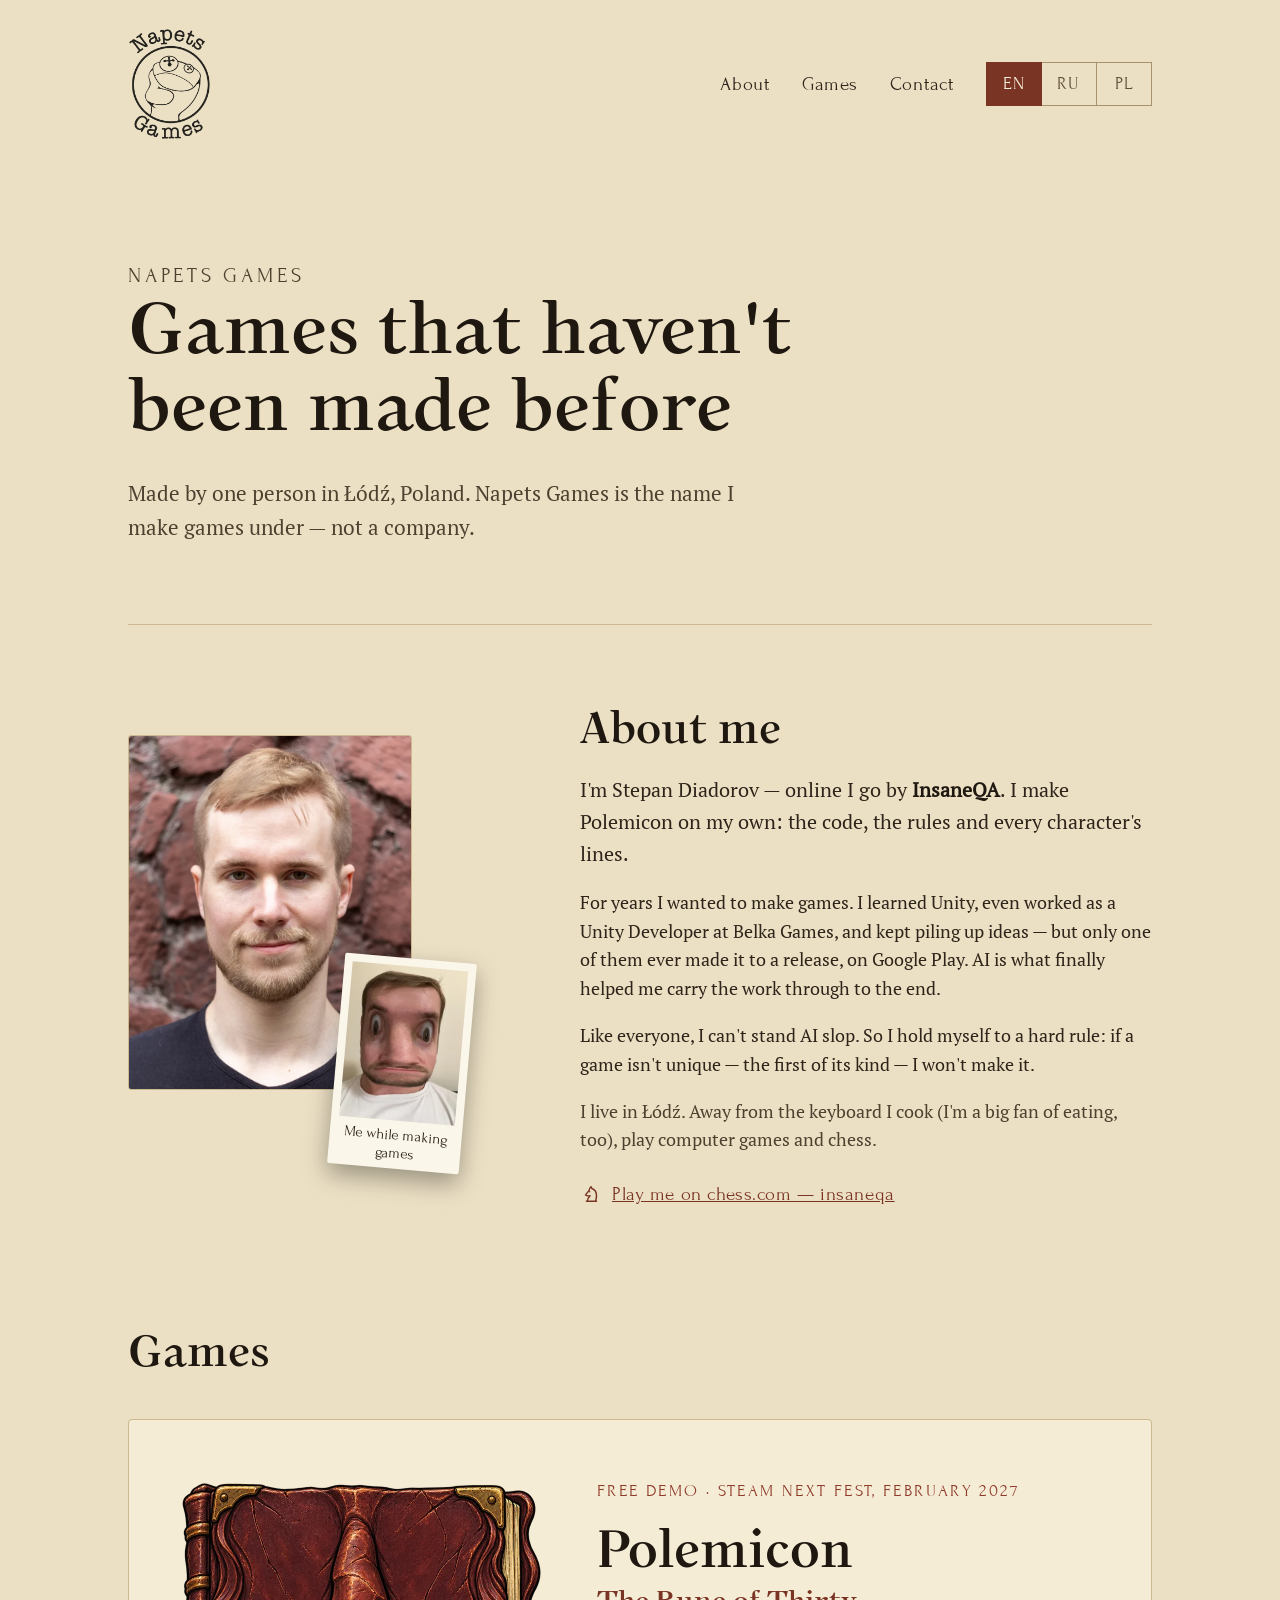
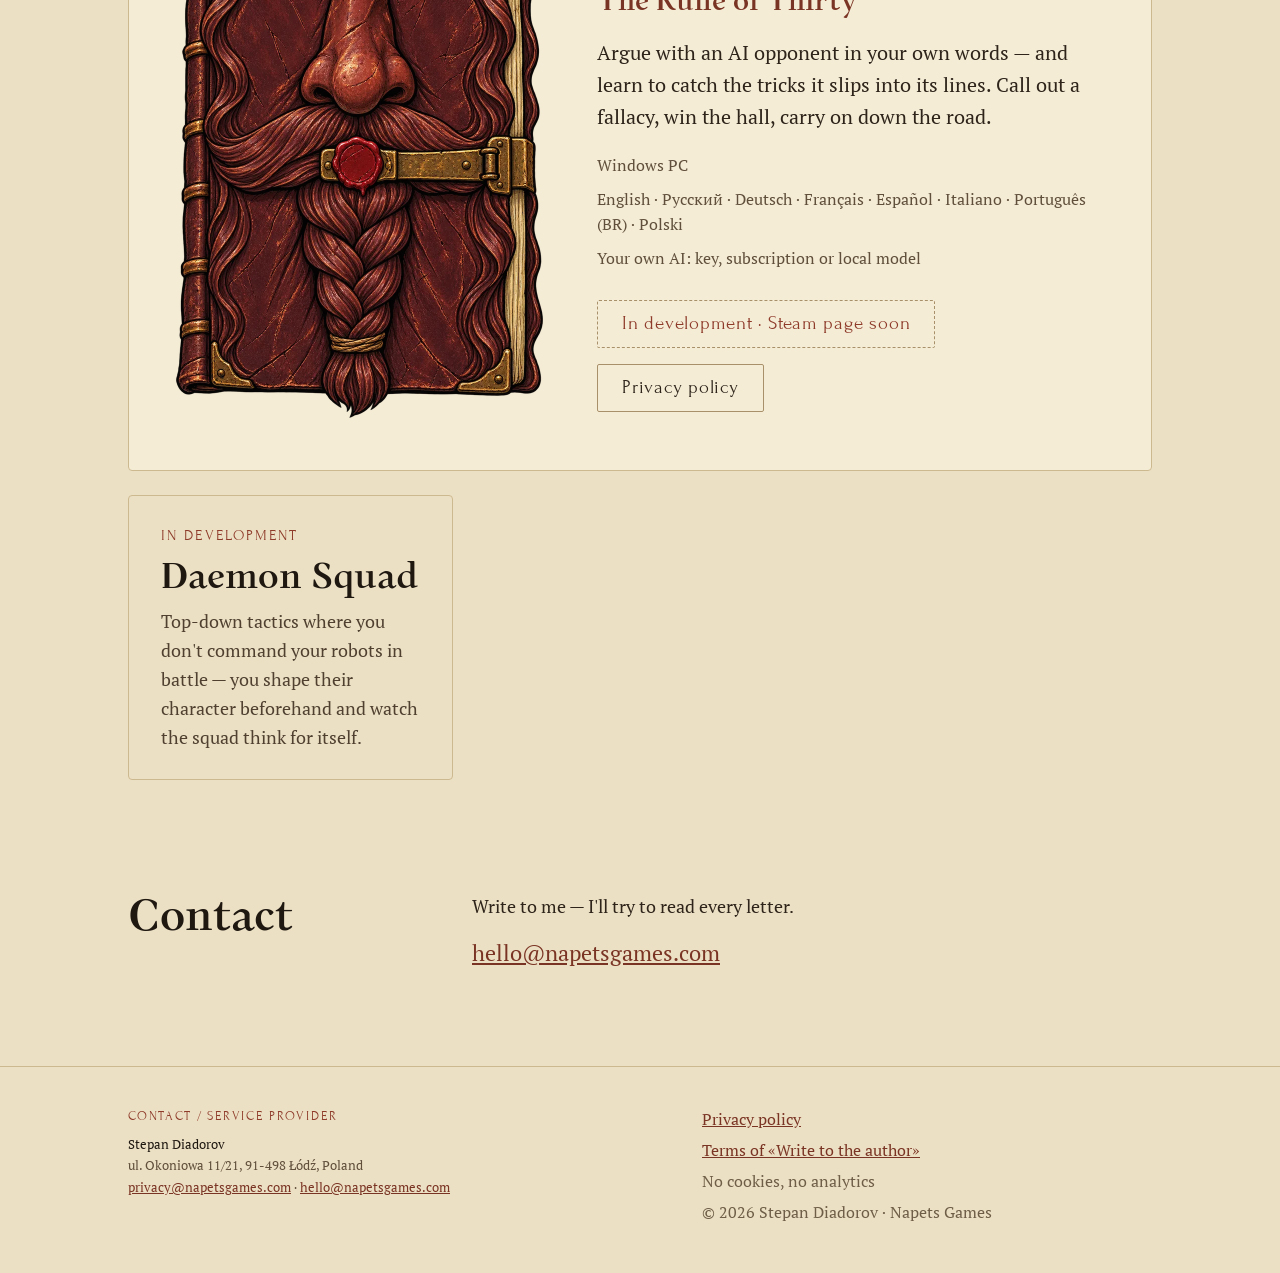
<file: index.html>
<!doctype html>
<html lang="en">
<head>
<meta charset="utf-8">
<meta name="viewport" content="width=device-width, initial-scale=1">
<title>Napets Games — Polemicon and other small games</title>
<meta name="description" content="Napets Games: games that haven't been made before, made by one person in Łódź, Poland. Home of Polemicon: The Rune of Thirty.">
<link rel="alternate" hreflang="en" href="/">
<link rel="alternate" hreflang="ru" href="/ru/">
<link rel="alternate" hreflang="pl" href="/pl/">
<link rel="stylesheet" href="/assets/site.css">
</head>
<body>

<header class="wrap site-head">
<a class="logo" href="/" aria-label="Napets Games — home"><img src="/assets/img/napets-games.png" alt="Napets Games"></a>
<div class="head-right">
<nav class="nav" aria-label="Main">
<a href="#about">About</a>
<a href="#games">Games</a>
<a href="#contact">Contact</a>
</nav>
<nav class="langs" aria-label="Language">
<span aria-current="page">EN</span>
<a href="/ru/" lang="ru" hreflang="ru">RU</a>
<a href="/pl/" lang="pl" hreflang="pl">PL</a>
</nav>
</div>
</header>

<main>
<section class="wrap hero">
<p class="eyebrow">Napets Games</p>
<h1 class="display">Games that haven't been made before</h1>
<p>Made by one person in Łódź, Poland. Napets Games is the name I make games under — not a company.</p>
</section>

<div class="wrap"><div class="rule"></div></div>

<section id="about" class="wrap about">
<figure class="photos">
<img src="/assets/img/stepan.webp" width="760" height="1140" alt="Stepan Diadorov — portrait in front of a red brick wall">
<figure class="polaroid">
<img src="/assets/img/stepan-making-games.webp" width="300" height="400" alt="Stepan pulling a stretched face at the camera">
<figcaption>Me while making games</figcaption>
</figure>
</figure>
<div class="about-text">
<h2 class="display section-title">About me</h2>
<p class="lead">I'm Stepan Diadorov — online I go by <strong>InsaneQA</strong>. I make Polemicon on my own: the code, the rules and every character's lines.</p>
<p>For years I wanted to make games. I learned Unity, even worked as a Unity Developer at Belka Games, and kept piling up ideas — but only one of them ever made it to a release, on Google Play. AI is what finally helped me carry the work through to the end.</p>
<p>Like everyone, I can't stand AI slop. So I hold myself to a hard rule: if a game isn't unique — the first of its kind — I won't make it.</p>
<p class="quiet">I live in Łódź. Away from the keyboard I cook (I'm a big fan of eating, too), play computer games and chess.</p>
<p class="chess"><a href="https://www.chess.com/member/insaneqa">
<svg aria-hidden="true" width="22" height="22" viewBox="0 0 24 24" fill="none" stroke="currentColor" stroke-width="1.6" stroke-linecap="round" stroke-linejoin="round"><path d="M7 20h11"/><path d="M8 20c0-3 1.5-4.5 3-6-2 0-4 .5-5-1l4-5c0-2 1-3 2-4l1 2c3 1 5 4 5 8 0 2-.5 4-1 6"/><path d="M10.5 9.5h.01"/></svg>
Play me on chess.com — insaneqa</a></p>
</div>
</section>

<section id="games" class="wrap games">
<h2 class="display section-title">Games</h2>
<article class="game-card">
<img src="/assets/img/polemicon-cover.webp" width="760" height="1140" alt="The Polemicon — a worn red-brown leather book with brass corners">
<div class="game-text">
<p class="eyebrow">Free demo · Steam Next Fest, February 2027</p>
<h3 class="display">Polemicon<span>The Rune of Thirty</span></h3>
<p class="pitch">Argue with an AI opponent in your own words — and learn to catch the tricks it slips into its lines. Call out a fallacy, win the hall, carry on down the road.</p>
<ul class="facts">
<li>Windows PC</li>
<li>English · Русский · Deutsch · Français · Español · Italiano · Português (BR) · Polski</li>
<li>Your own AI: key, subscription or local model</li>
</ul>
<div class="actions">
<span class="btn btn-soon">In development · Steam page soon</span>
<a class="btn btn-quiet" href="/privacy/">Privacy policy</a>
</div>
</div>
</article>
<div class="next-games">
<article class="game-small">
<p class="eyebrow">In development</p>
<h3 class="display">Daemon Squad</h3>
<p class="soon">Top-down tactics where you don't command your robots in battle — you shape their character beforehand and watch the squad think for itself.</p>
</article>
</div>
</section>

<section id="contact" class="wrap contact">
<h2 class="display section-title">Contact</h2>
<div class="contact-text">
<p>Write to me — I'll try to read every letter.</p>
<p class="mail"><a href="mailto:hello@napetsgames.com">hello@napetsgames.com</a></p>
</div>
</section>
</main>

<footer class="site-foot">
<div class="wrap">
<address class="provider">
<span class="label">Contact / Service provider</span>
<span class="name">Stepan Diadorov</span>
<span>ul. Okoniowa 11/21, 91-498 Łódź, Poland</span>
<span><a href="mailto:privacy@napetsgames.com">privacy@napetsgames.com</a> · <a href="mailto:hello@napetsgames.com">hello@napetsgames.com</a></span>
</address>
<div class="foot-links">
<a href="/privacy/">Privacy policy</a>
<a href="/terms/">Terms of «Write to the author»</a>
<span class="faint">No cookies, no analytics</span>
<span class="faint">© 2026 Stepan Diadorov · Napets Games</span>
</div>
</div>
</footer>

</body>
</html>
</file>
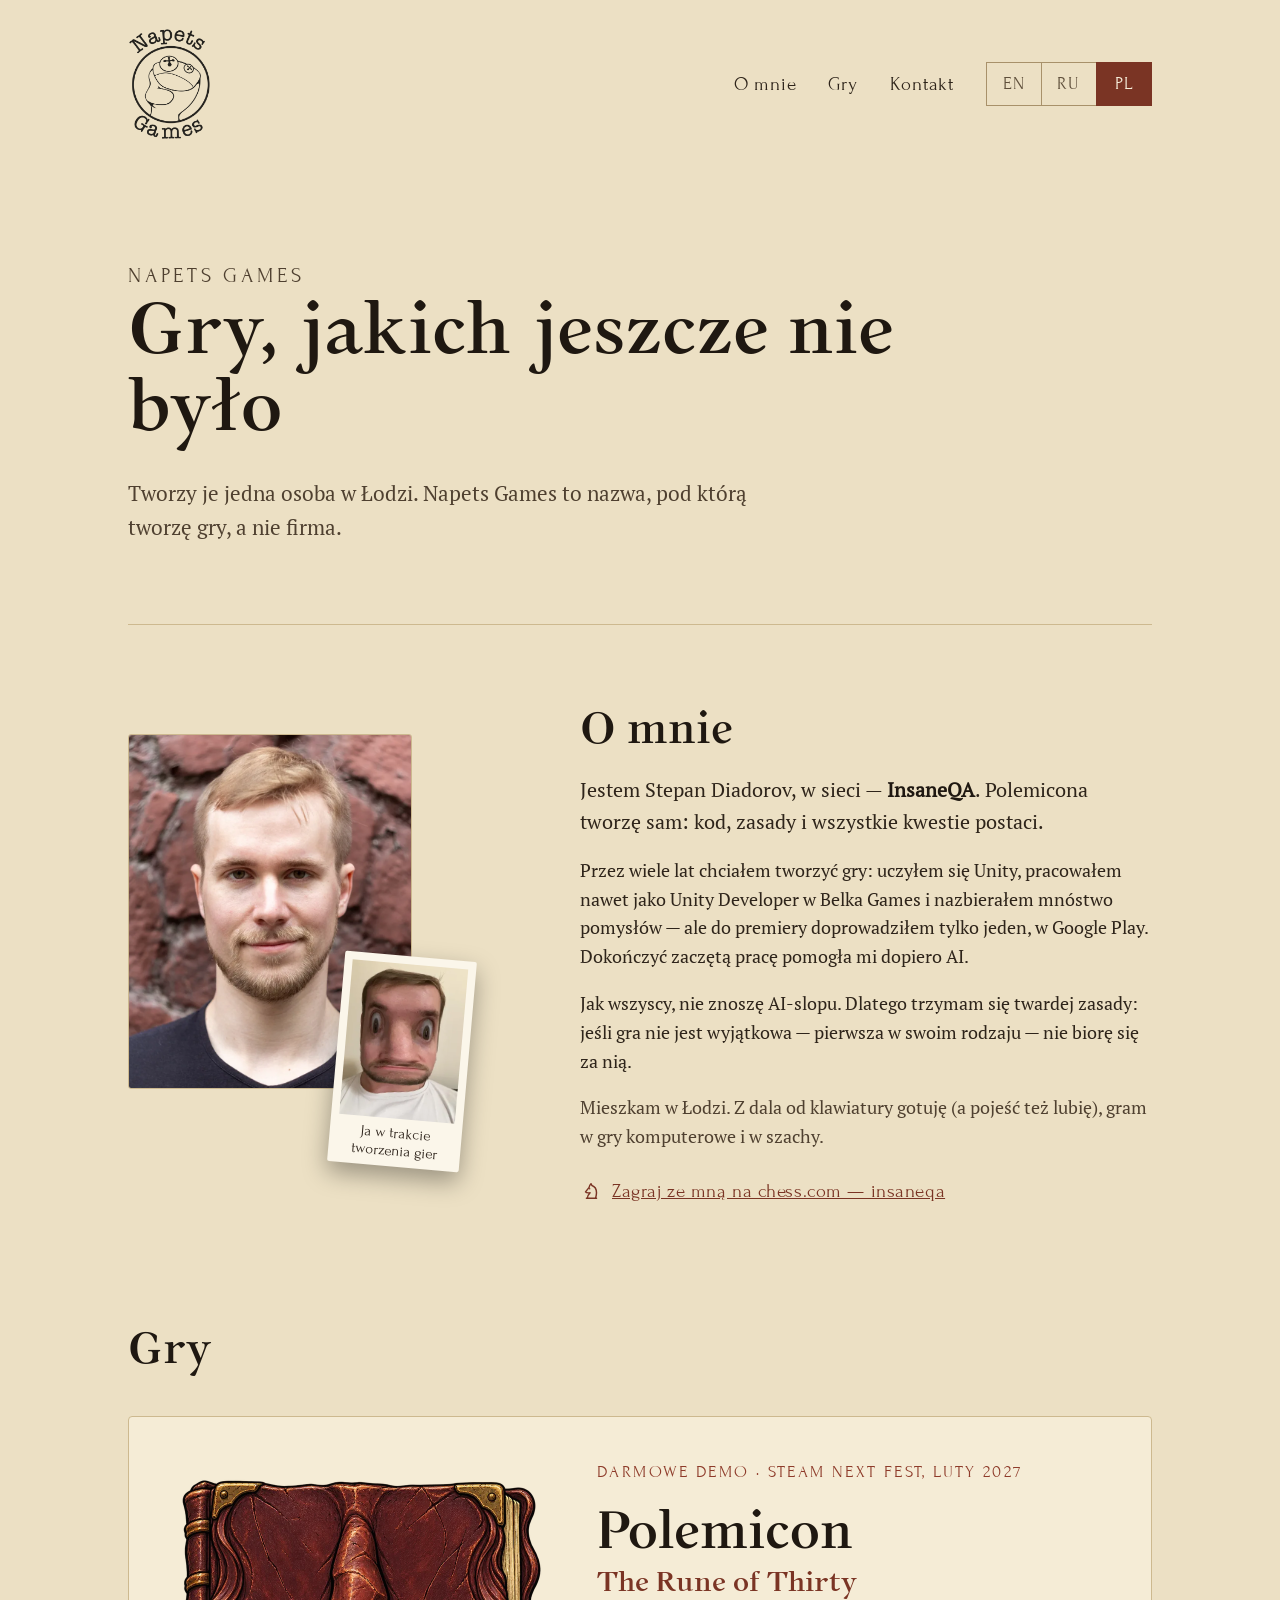
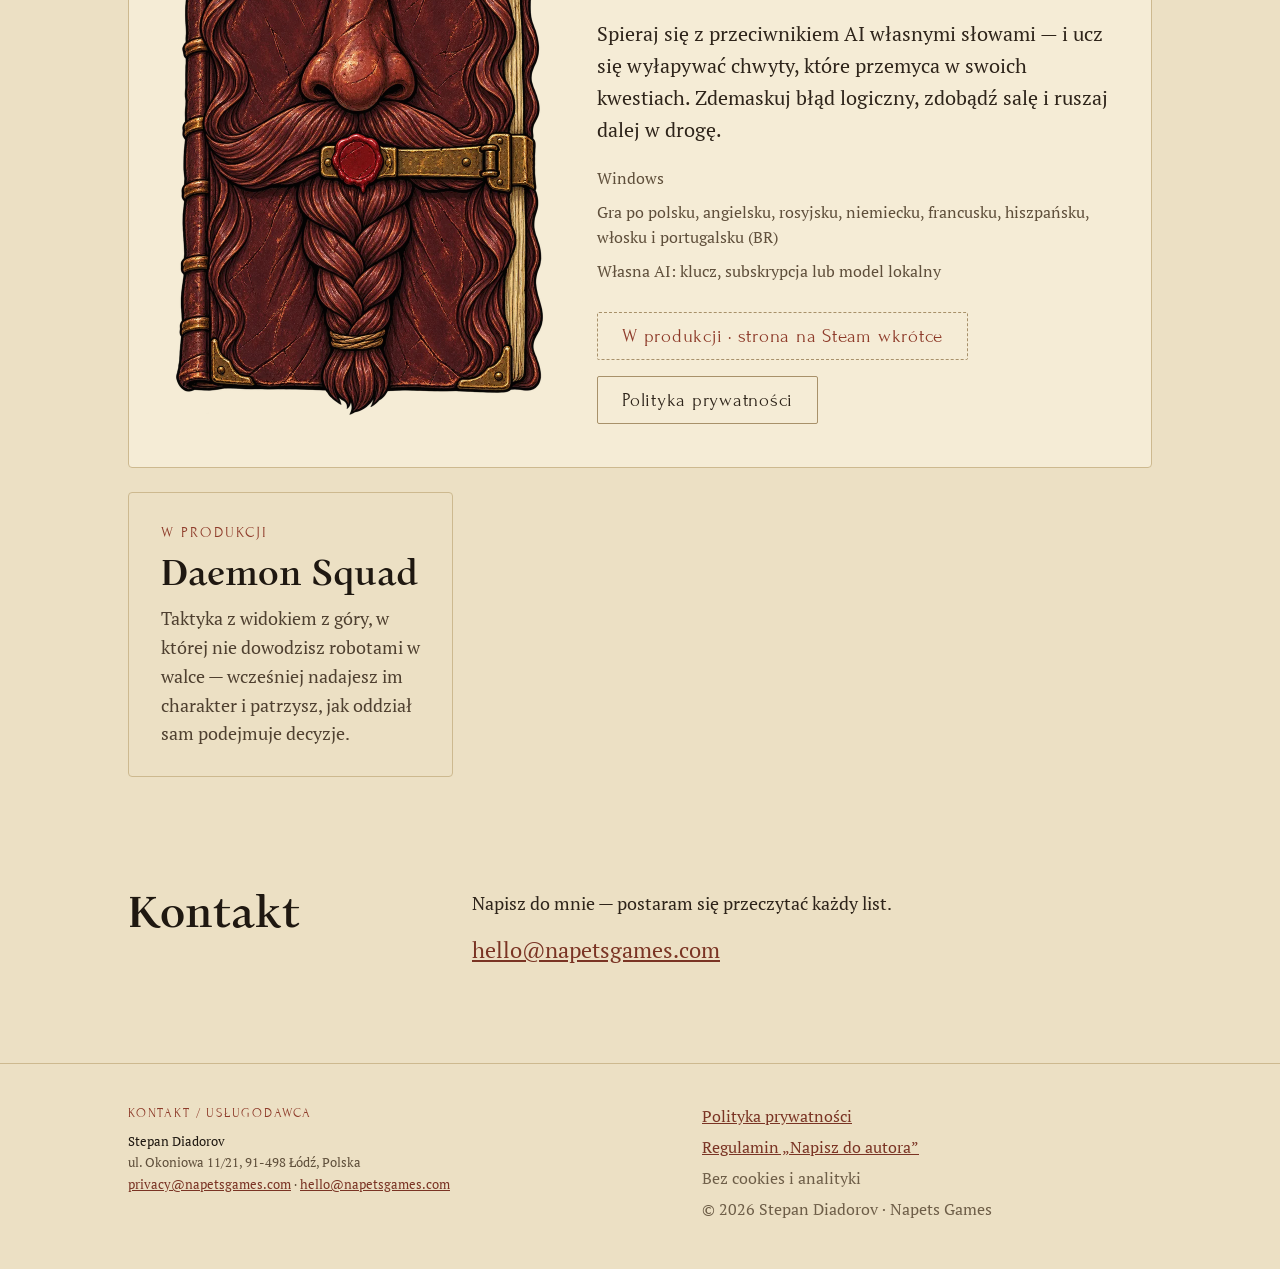
<file: pl/index.html>
<!doctype html>
<html lang="pl">
<head>
<meta charset="utf-8">
<meta name="viewport" content="width=device-width, initial-scale=1">
<title>Napets Games — Polemicon i inne małe gry</title>
<meta name="description" content="Napets Games: gry, jakich jeszcze nie było, tworzone przez jedną osobę w Łodzi. Tu mieszka Polemicon: The Rune of Thirty.">
<link rel="alternate" hreflang="en" href="/">
<link rel="alternate" hreflang="ru" href="/ru/">
<link rel="alternate" hreflang="pl" href="/pl/">
<link rel="stylesheet" href="/assets/site.css">
</head>
<body>

<header class="wrap site-head">
<a class="logo" href="/pl/" aria-label="Napets Games — strona główna"><img src="/assets/img/napets-games.png" alt="Napets Games"></a>
<div class="head-right">
<nav class="nav" aria-label="Sekcje">
<a href="#about">O mnie</a>
<a href="#games">Gry</a>
<a href="#contact">Kontakt</a>
</nav>
<nav class="langs" aria-label="Język">
<a href="/" lang="en" hreflang="en">EN</a>
<a href="/ru/" lang="ru" hreflang="ru">RU</a>
<span aria-current="page">PL</span>
</nav>
</div>
</header>

<main>
<section class="wrap hero">
<p class="eyebrow">Napets Games</p>
<h1 class="display">Gry, jakich jeszcze nie było</h1>
<p>Tworzy je jedna osoba w Łodzi. Napets Games to nazwa, pod którą tworzę gry, a nie firma.</p>
</section>

<div class="wrap"><div class="rule"></div></div>

<section id="about" class="wrap about">
<figure class="photos">
<img src="/assets/img/stepan.webp" width="760" height="1140" alt="Stepan Diadorov — portret na tle czerwonego muru z cegły">
<figure class="polaroid">
<img src="/assets/img/stepan-making-games.webp" width="300" height="400" alt="Stepan robi do aparatu rozciągniętą minę">
<figcaption>Ja w trakcie tworzenia gier</figcaption>
</figure>
</figure>
<div class="about-text">
<h2 class="display section-title">O mnie</h2>
<p class="lead">Jestem Stepan Diadorov, w sieci — <strong>InsaneQA</strong>. Polemicona tworzę sam: kod, zasady i wszystkie kwestie postaci.</p>
<p>Przez wiele lat chciałem tworzyć gry: uczyłem się Unity, pracowałem nawet jako Unity Developer w Belka Games i nazbierałem mnóstwo pomysłów — ale do premiery doprowadziłem tylko jeden, w Google Play. Dokończyć zaczętą pracę pomogła mi dopiero AI.</p>
<p>Jak wszyscy, nie znoszę AI-slopu. Dlatego trzymam się twardej zasady: jeśli gra nie jest wyjątkowa — pierwsza w swoim rodzaju — nie biorę się za nią.</p>
<p class="quiet">Mieszkam w Łodzi. Z dala od klawiatury gotuję (a pojeść też lubię), gram w gry komputerowe i w szachy.</p>
<p class="chess"><a href="https://www.chess.com/member/insaneqa">
<svg aria-hidden="true" width="22" height="22" viewBox="0 0 24 24" fill="none" stroke="currentColor" stroke-width="1.6" stroke-linecap="round" stroke-linejoin="round"><path d="M7 20h11"/><path d="M8 20c0-3 1.5-4.5 3-6-2 0-4 .5-5-1l4-5c0-2 1-3 2-4l1 2c3 1 5 4 5 8 0 2-.5 4-1 6"/><path d="M10.5 9.5h.01"/></svg>
Zagraj ze mną na chess.com — insaneqa</a></p>
</div>
</section>

<section id="games" class="wrap games">
<h2 class="display section-title">Gry</h2>
<article class="game-card">
<img src="/assets/img/polemicon-cover.webp" width="760" height="1140" alt="Polemicon — wytarta księga w czerwonobrązowej skórze z mosiężnymi narożnikami">
<div class="game-text">
<p class="eyebrow">Darmowe demo · Steam Next Fest, luty 2027</p>
<h3 class="display">Polemicon<span>The Rune of Thirty</span></h3>
<p class="pitch">Spieraj się z przeciwnikiem AI własnymi słowami — i ucz się wyłapywać chwyty, które przemyca w swoich kwestiach. Zdemaskuj błąd logiczny, zdobądź salę i ruszaj dalej w drogę.</p>
<ul class="facts">
<li>Windows</li>
<li>Gra po polsku, angielsku, rosyjsku, niemiecku, francusku, hiszpańsku, włosku i portugalsku (BR)</li>
<li>Własna AI: klucz, subskrypcja lub model lokalny</li>
</ul>
<div class="actions">
<span class="btn btn-soon">W produkcji · strona na Steam wkrótce</span>
<a class="btn btn-quiet" href="/pl/privacy/">Polityka prywatności</a>
</div>
</div>
</article>
<div class="next-games">
<article class="game-small">
<p class="eyebrow">W produkcji</p>
<h3 class="display">Daemon Squad</h3>
<p class="soon">Taktyka z widokiem z góry, w której nie dowodzisz robotami w walce — wcześniej nadajesz im charakter i patrzysz, jak oddział sam podejmuje decyzje.</p>
</article>
</div>
</section>

<section id="contact" class="wrap contact">
<h2 class="display section-title">Kontakt</h2>
<div class="contact-text">
<p>Napisz do mnie — postaram się przeczytać każdy list.</p>
<p class="mail"><a href="mailto:hello@napetsgames.com">hello@napetsgames.com</a></p>
</div>
</section>
</main>

<footer class="site-foot">
<div class="wrap">
<address class="provider">
<span class="label">Kontakt / Usługodawca</span>
<span class="name">Stepan Diadorov</span>
<span>ul. Okoniowa 11/21, 91-498 Łódź, Polska</span>
<span><a href="mailto:privacy@napetsgames.com">privacy@napetsgames.com</a> · <a href="mailto:hello@napetsgames.com">hello@napetsgames.com</a></span>
</address>
<div class="foot-links">
<a href="/pl/privacy/">Polityka prywatności</a>
<a href="/pl/terms/">Regulamin „Napisz do autora”</a>
<span class="faint">Bez cookies i analityki</span>
<span class="faint">© 2026 Stepan Diadorov · Napets Games</span>
</div>
</div>
</footer>

</body>
</html>
</file>
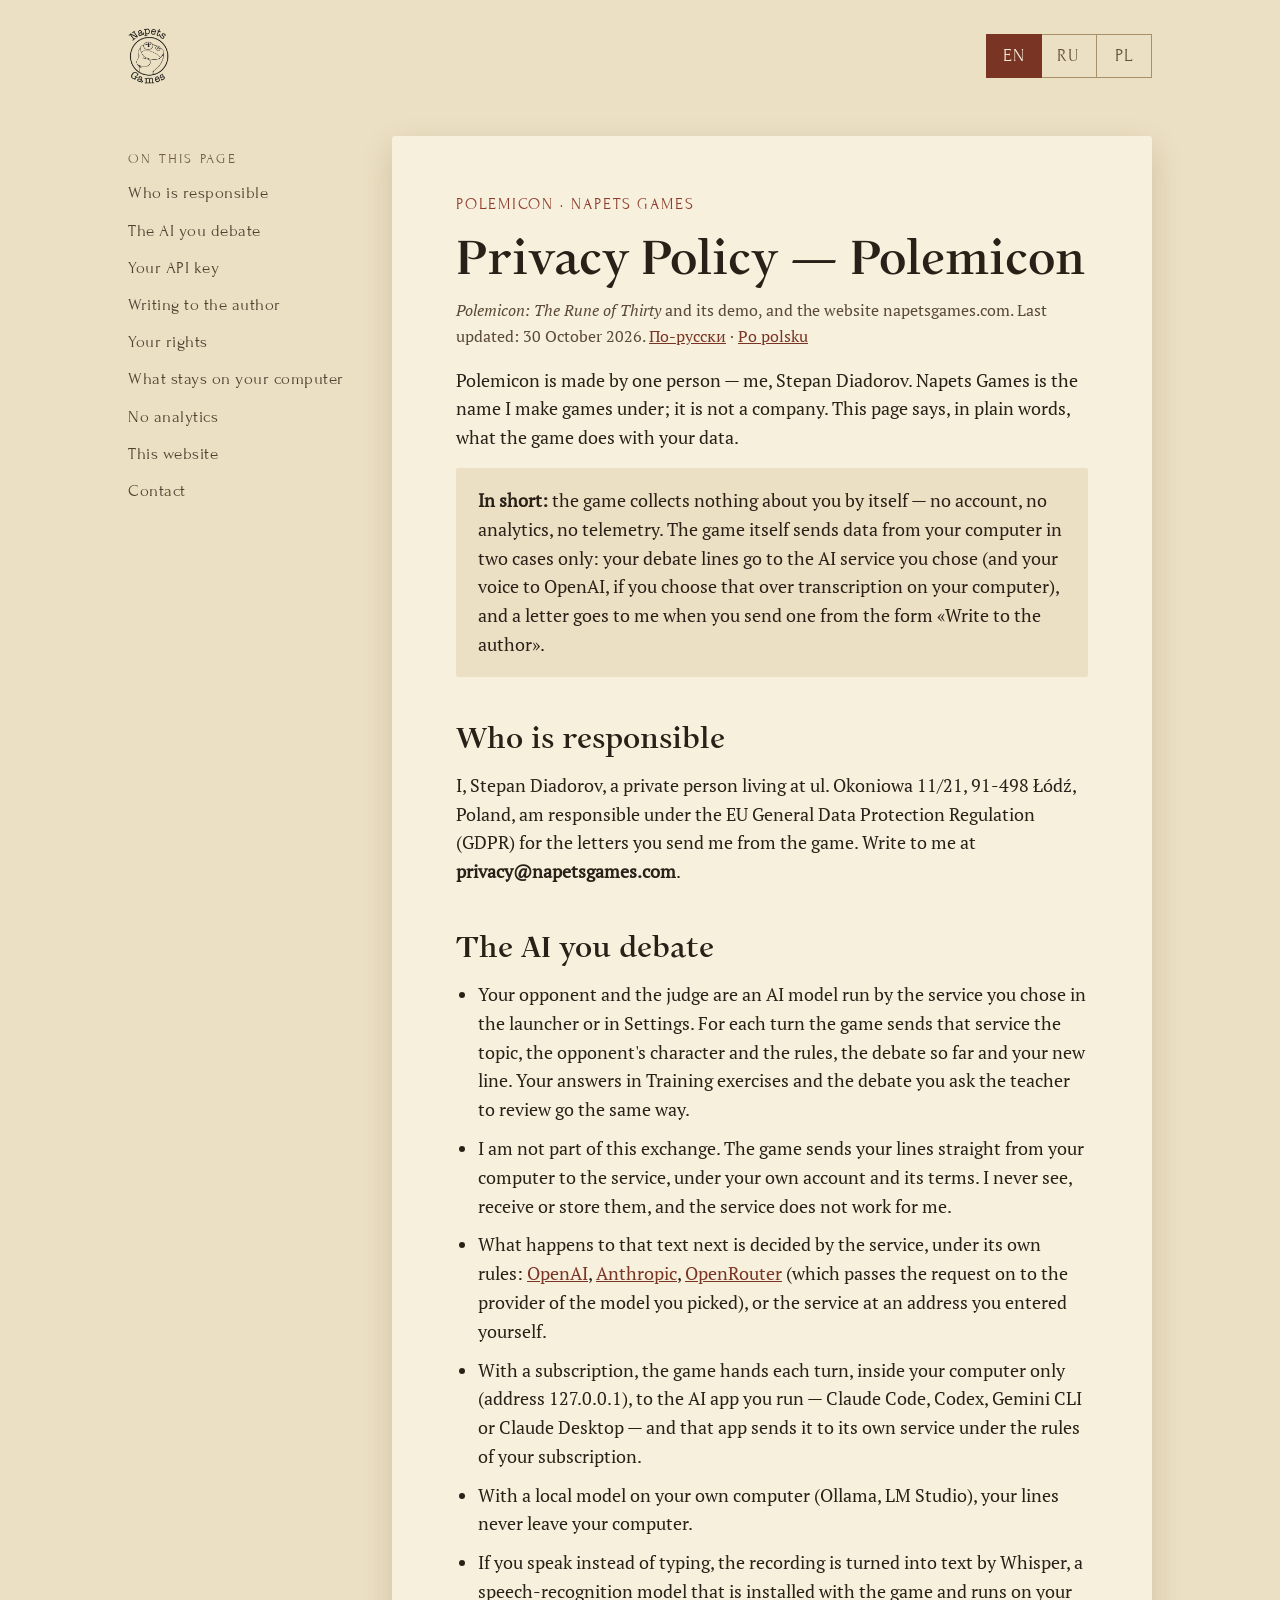
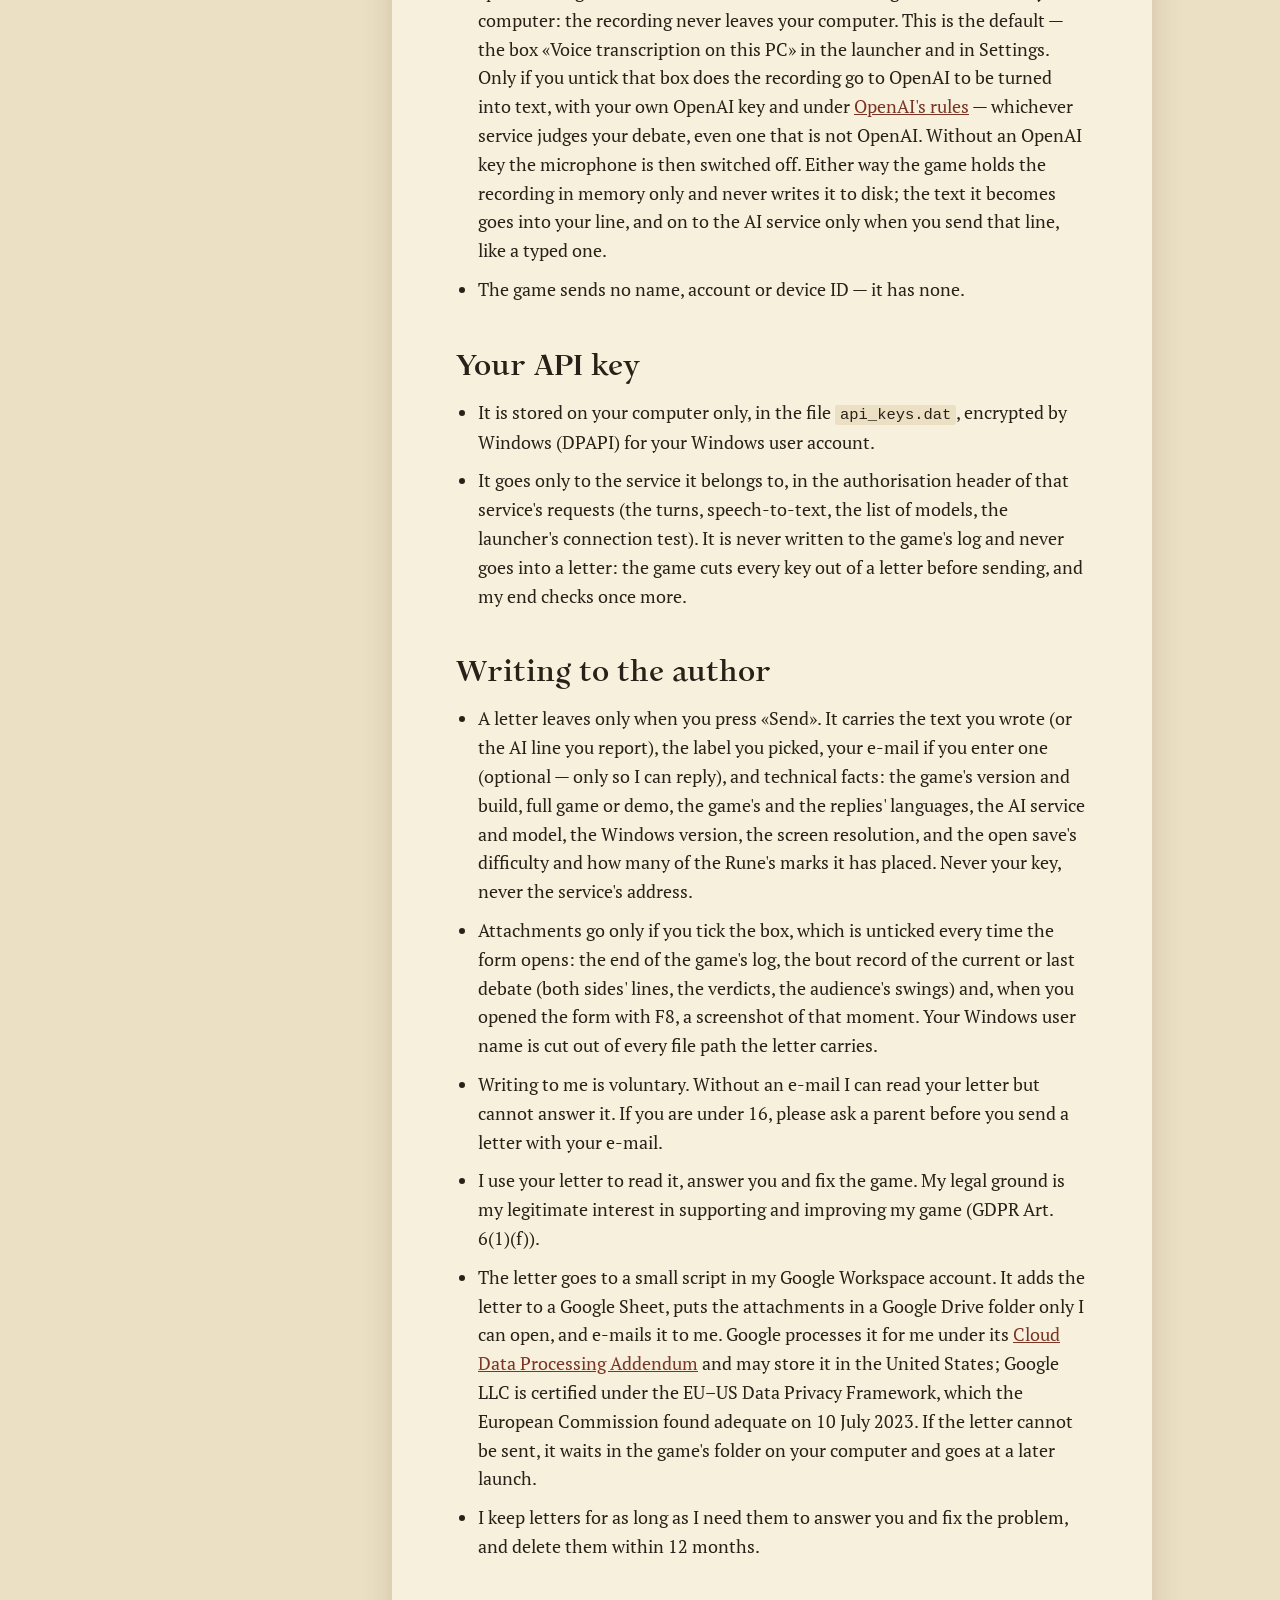
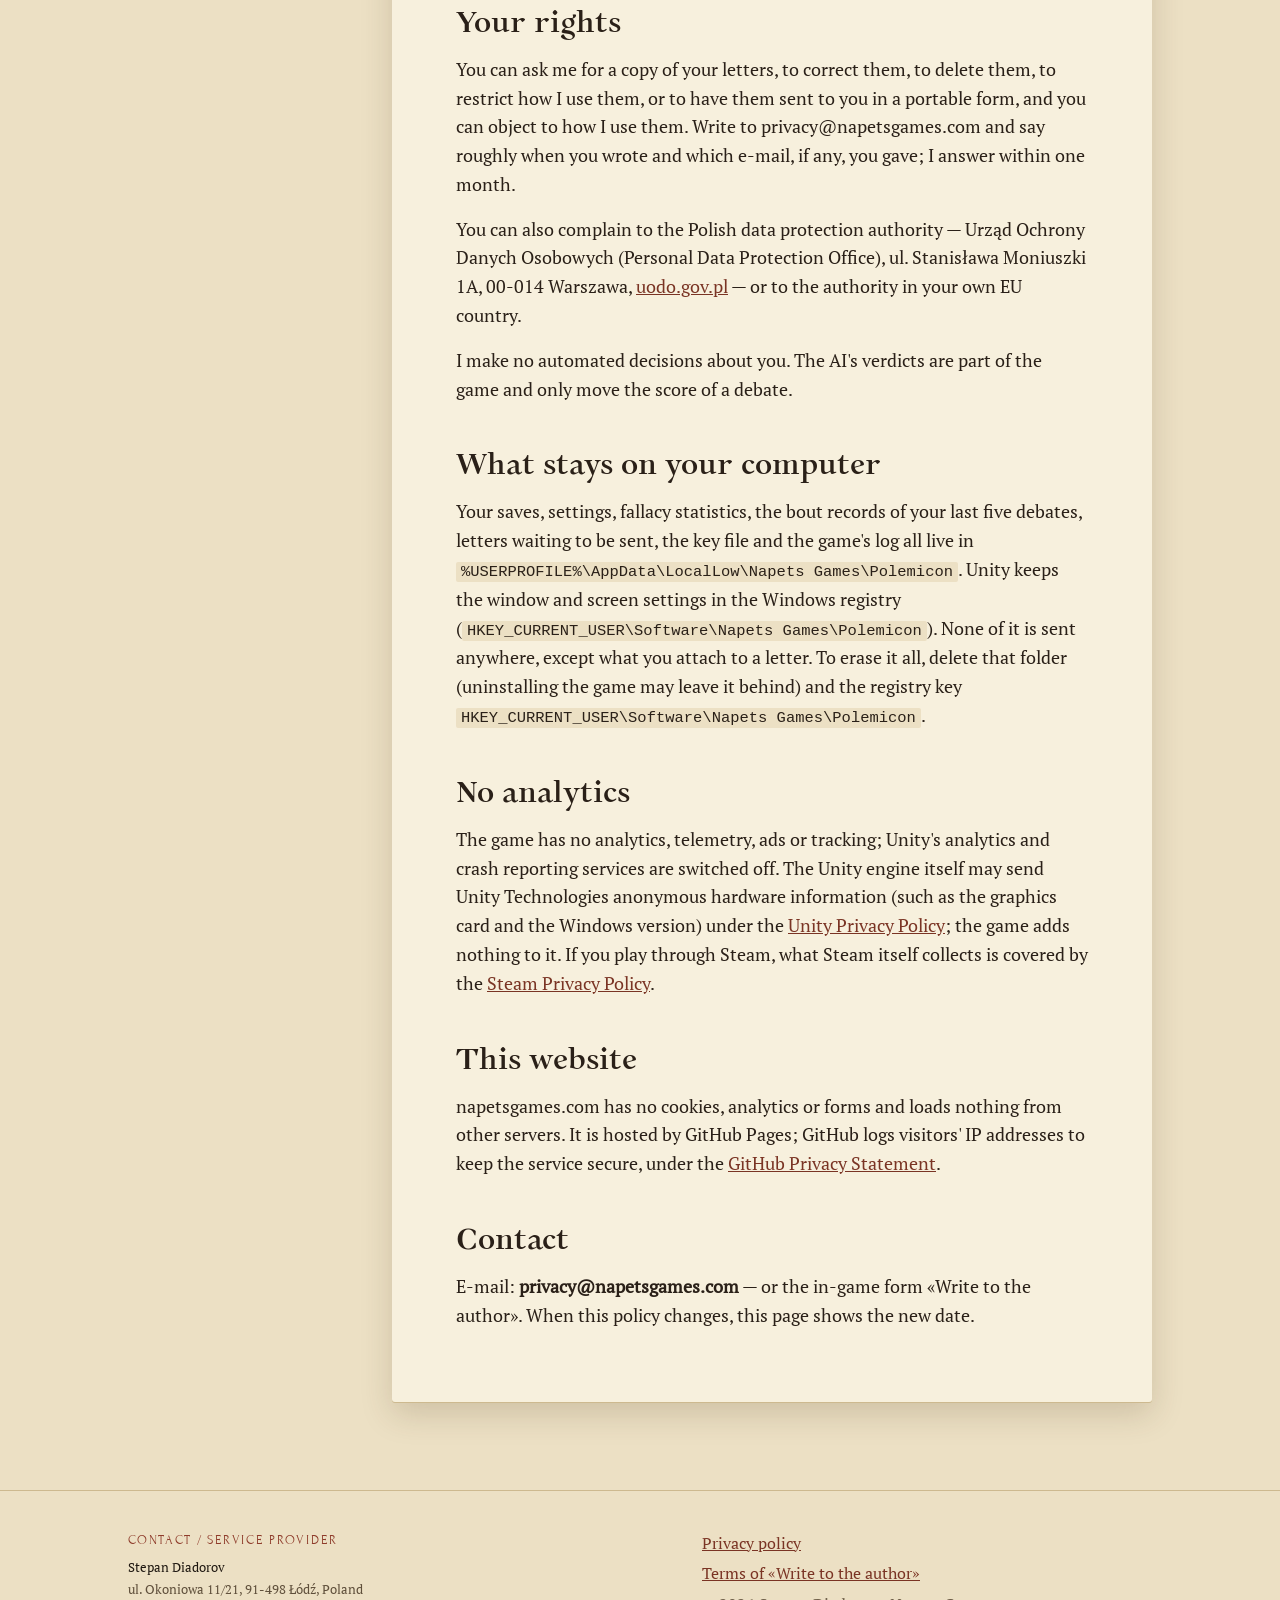
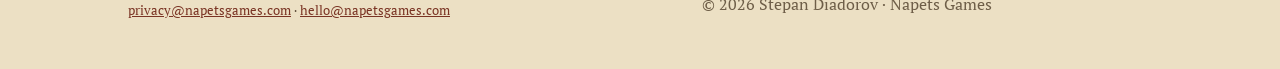
<file: privacy/index.html>
<!doctype html>
<html lang="en">
<head>
<meta charset="utf-8">
<meta name="viewport" content="width=device-width, initial-scale=1">
<title>Privacy Policy — Polemicon</title>
<link rel="alternate" hreflang="en" href="/privacy/">
<link rel="alternate" hreflang="ru" href="/ru/privacy/">
<link rel="alternate" hreflang="pl" href="/pl/privacy/">
<link rel="stylesheet" href="/assets/site.css">
</head>
<body>

<header class="wrap site-head">
<a class="logo small" href="/" aria-label="Napets Games — home"><img src="/assets/img/napets-games.png" alt="Napets Games"></a>
<nav class="langs" aria-label="Language">
<span aria-current="page">EN</span>
<a href="/ru/privacy/" lang="ru" hreflang="ru">RU</a>
<a href="/pl/privacy/" lang="pl" hreflang="pl">PL</a>
</nav>
</header>

<main class="wrap doc">
<nav class="toc" aria-label="On this page">
<span class="label">On this page</span>
<a href="#s1">Who is responsible</a>
<a href="#s2">The AI you debate</a>
<a href="#s3">Your API key</a>
<a href="#s4">Writing to the author</a>
<a href="#s5">Your rights</a>
<a href="#s6">What stays on your computer</a>
<a href="#s7">No analytics</a>
<a href="#s8">This website</a>
<a href="#s9">Contact</a>
</nav>
<article class="sheet">
<p class="eyebrow">Polemicon · Napets Games</p>
<h1>Privacy Policy — Polemicon</h1>
<p class="meta"><em>Polemicon: The Rune of Thirty</em> and its demo, and the website napetsgames.com. Last updated: 30 October 2026. <a href="/ru/privacy/" lang="ru" hreflang="ru">По-русски</a> · <a href="/pl/privacy/" lang="pl" hreflang="pl">Po polsku</a></p>
<p>Polemicon is made by one person — me, Stepan Diadorov. Napets Games is the name I make games under; it is not a company. This page says, in plain words, what the game does with your data.</p>
<p class="short"><strong>In short:</strong> the game collects nothing about you by itself — no account, no analytics, no telemetry. The game itself sends data from your computer in two cases only: your debate lines go to the AI service you chose (and your voice to OpenAI, if you choose that over transcription on your computer), and a letter goes to me when you send one from the form «Write to the author».</p>
<h2 id="s1">Who is responsible</h2>
<p>I, Stepan Diadorov, a private person living at ul. Okoniowa 11/21, 91-498 Łódź, Poland, am responsible under the EU General Data Protection Regulation (GDPR) for the letters you send me from the game. Write to me at <strong>privacy@napetsgames.com</strong>.</p>
<h2 id="s2">The AI you debate</h2>
<ul>
<li>Your opponent and the judge are an AI model run by the service you chose in the launcher or in Settings. For each turn the game sends that service the topic, the opponent's character and the rules, the debate so far and your new line. Your answers in Training exercises and the debate you ask the teacher to review go the same way.</li>
<li>I am not part of this exchange. The game sends your lines straight from your computer to the service, under your own account and its terms. I never see, receive or store them, and the service does not work for me.</li>
<li>What happens to that text next is decided by the service, under its own rules: <a href="https://openai.com/policies/privacy-policy/">OpenAI</a>, <a href="https://www.anthropic.com/legal/privacy">Anthropic</a>, <a href="https://openrouter.ai/privacy">OpenRouter</a> (which passes the request on to the provider of the model you picked), or the service at an address you entered yourself.</li>
<li>With a subscription, the game hands each turn, inside your computer only (address 127.0.0.1), to the AI app you run — Claude Code, Codex, Gemini CLI or Claude Desktop — and that app sends it to its own service under the rules of your subscription.</li>
<li>With a local model on your own computer (Ollama, LM Studio), your lines never leave your computer.</li>
<li>If you speak instead of typing, the recording is turned into text by Whisper, a speech-recognition model that is installed with the game and runs on your computer: the recording never leaves your computer. This is the default — the box «Voice transcription on this PC» in the launcher and in Settings. Only if you untick that box does the recording go to OpenAI to be turned into text, with your own OpenAI key and under <a href="https://openai.com/policies/privacy-policy/">OpenAI's rules</a> — whichever service judges your debate, even one that is not OpenAI. Without an OpenAI key the microphone is then switched off. Either way the game holds the recording in memory only and never writes it to disk; the text it becomes goes into your line, and on to the AI service only when you send that line, like a typed one.</li>
<li>The game sends no name, account or device ID — it has none.</li>
</ul>
<h2 id="s3">Your API key</h2>
<ul>
<li>It is stored on your computer only, in the file <code>api_keys.dat</code>, encrypted by Windows (DPAPI) for your Windows user account.</li>
<li>It goes only to the service it belongs to, in the authorisation header of that service's requests (the turns, speech-to-text, the list of models, the launcher's connection test). It is never written to the game's log and never goes into a letter: the game cuts every key out of a letter before sending, and my end checks once more.</li>
</ul>
<h2 id="s4">Writing to the author</h2>
<ul>
<li>A letter leaves only when you press «Send». It carries the text you wrote (or the AI line you report), the label you picked, your e-mail if you enter one (optional — only so I can reply), and technical facts: the game's version and build, full game or demo, the game's and the replies' languages, the AI service and model, the Windows version, the screen resolution, and the open save's difficulty and how many of the Rune's marks it has placed. Never your key, never the service's address.</li>
<li>Attachments go only if you tick the box, which is unticked every time the form opens: the end of the game's log, the bout record of the current or last debate (both sides' lines, the verdicts, the audience's swings) and, when you opened the form with F8, a screenshot of that moment. Your Windows user name is cut out of every file path the letter carries.</li>
<li>Writing to me is voluntary. Without an e-mail I can read your letter but cannot answer it. If you are under 16, please ask a parent before you send a letter with your e-mail.</li>
<li>I use your letter to read it, answer you and fix the game. My legal ground is my legitimate interest in supporting and improving my game (GDPR Art. 6(1)(f)).</li>
<li>The letter goes to a small script in my Google Workspace account. It adds the letter to a Google Sheet, puts the attachments in a Google Drive folder only I can open, and e-mails it to me. Google processes it for me under its <a href="https://workspace.google.com/terms/dpa_terms.html">Cloud Data Processing Addendum</a> and may store it in the United States; Google LLC is certified under the EU–US Data Privacy Framework, which the European Commission found adequate on 10 July 2023. If the letter cannot be sent, it waits in the game's folder on your computer and goes at a later launch.</li>
<li>I keep letters for as long as I need them to answer you and fix the problem, and delete them within 12 months.</li>
</ul>
<h2 id="s5">Your rights</h2>
<p>You can ask me for a copy of your letters, to correct them, to delete them, to restrict how I use them, or to have them sent to you in a portable form, and you can object to how I use them. Write to privacy@napetsgames.com and say roughly when you wrote and which e-mail, if any, you gave; I answer within one month.</p>
<p>You can also complain to the Polish data protection authority — Urząd Ochrony Danych Osobowych (Personal Data Protection Office), ul. Stanisława Moniuszki 1A, 00-014 Warszawa, <a href="https://uodo.gov.pl/en">uodo.gov.pl</a> — or to the authority in your own EU country.</p>
<p>I make no automated decisions about you. The AI's verdicts are part of the game and only move the score of a debate.</p>
<h2 id="s6">What stays on your computer</h2>
<p>Your saves, settings, fallacy statistics, the bout records of your last five debates, letters waiting to be sent, the key file and the game's log all live in <code>%USERPROFILE%\AppData\LocalLow\Napets Games\Polemicon</code>. Unity keeps the window and screen settings in the Windows registry (<code>HKEY_CURRENT_USER\Software\Napets Games\Polemicon</code>). None of it is sent anywhere, except what you attach to a letter. To erase it all, delete that folder (uninstalling the game may leave it behind) and the registry key <code>HKEY_CURRENT_USER\Software\Napets Games\Polemicon</code>.</p>
<h2 id="s7">No analytics</h2>
<p>The game has no analytics, telemetry, ads or tracking; Unity's analytics and crash reporting services are switched off. The Unity engine itself may send Unity Technologies anonymous hardware information (such as the graphics card and the Windows version) under the <a href="https://unity.com/legal/privacy-policy">Unity Privacy Policy</a>; the game adds nothing to it. If you play through Steam, what Steam itself collects is covered by the <a href="https://store.steampowered.com/privacy_agreement/">Steam Privacy Policy</a>.</p>
<h2 id="s8">This website</h2>
<p>napetsgames.com has no cookies, analytics or forms and loads nothing from other servers. It is hosted by GitHub Pages; GitHub logs visitors' IP addresses to keep the service secure, under the <a href="https://docs.github.com/en/site-policy/privacy-policies/github-general-privacy-statement">GitHub Privacy Statement</a>.</p>
<h2 id="s9">Contact</h2>
<p>E-mail: <strong>privacy@napetsgames.com</strong> — or the in-game form «Write to the author». When this policy changes, this page shows the new date.</p>
</article>
</main>

<footer class="site-foot">
<div class="wrap">
<address class="provider">
<span class="label">Contact / Service provider</span>
<span class="name">Stepan Diadorov</span>
<span>ul. Okoniowa 11/21, 91-498 Łódź, Poland</span>
<span><a href="mailto:privacy@napetsgames.com">privacy@napetsgames.com</a> · <a href="mailto:hello@napetsgames.com">hello@napetsgames.com</a></span>
</address>
<div class="foot-links">
<a href="/privacy/">Privacy policy</a>
<a href="/terms/">Terms of «Write to the author»</a>
<span class="faint">© 2026 Stepan Diadorov · Napets Games</span>
</div>
</div>
</footer>

</body>
</html>
</file>
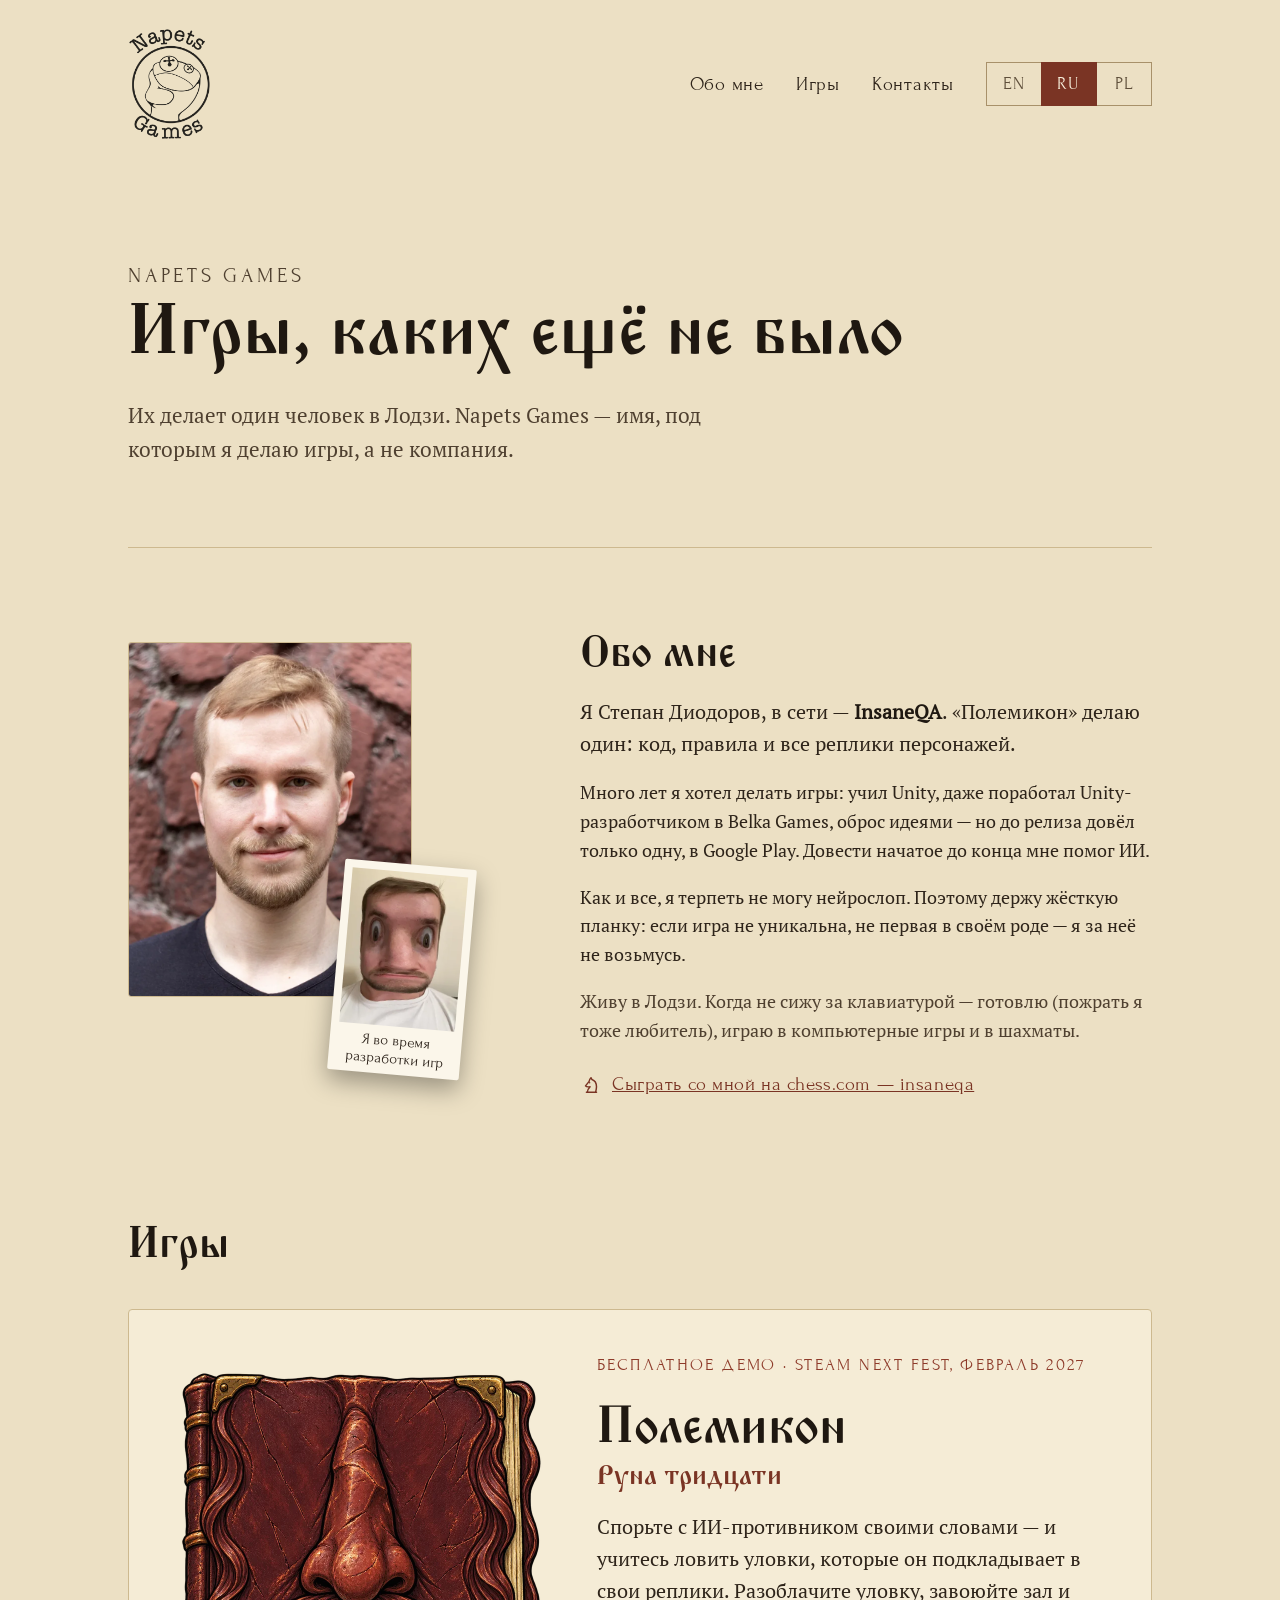
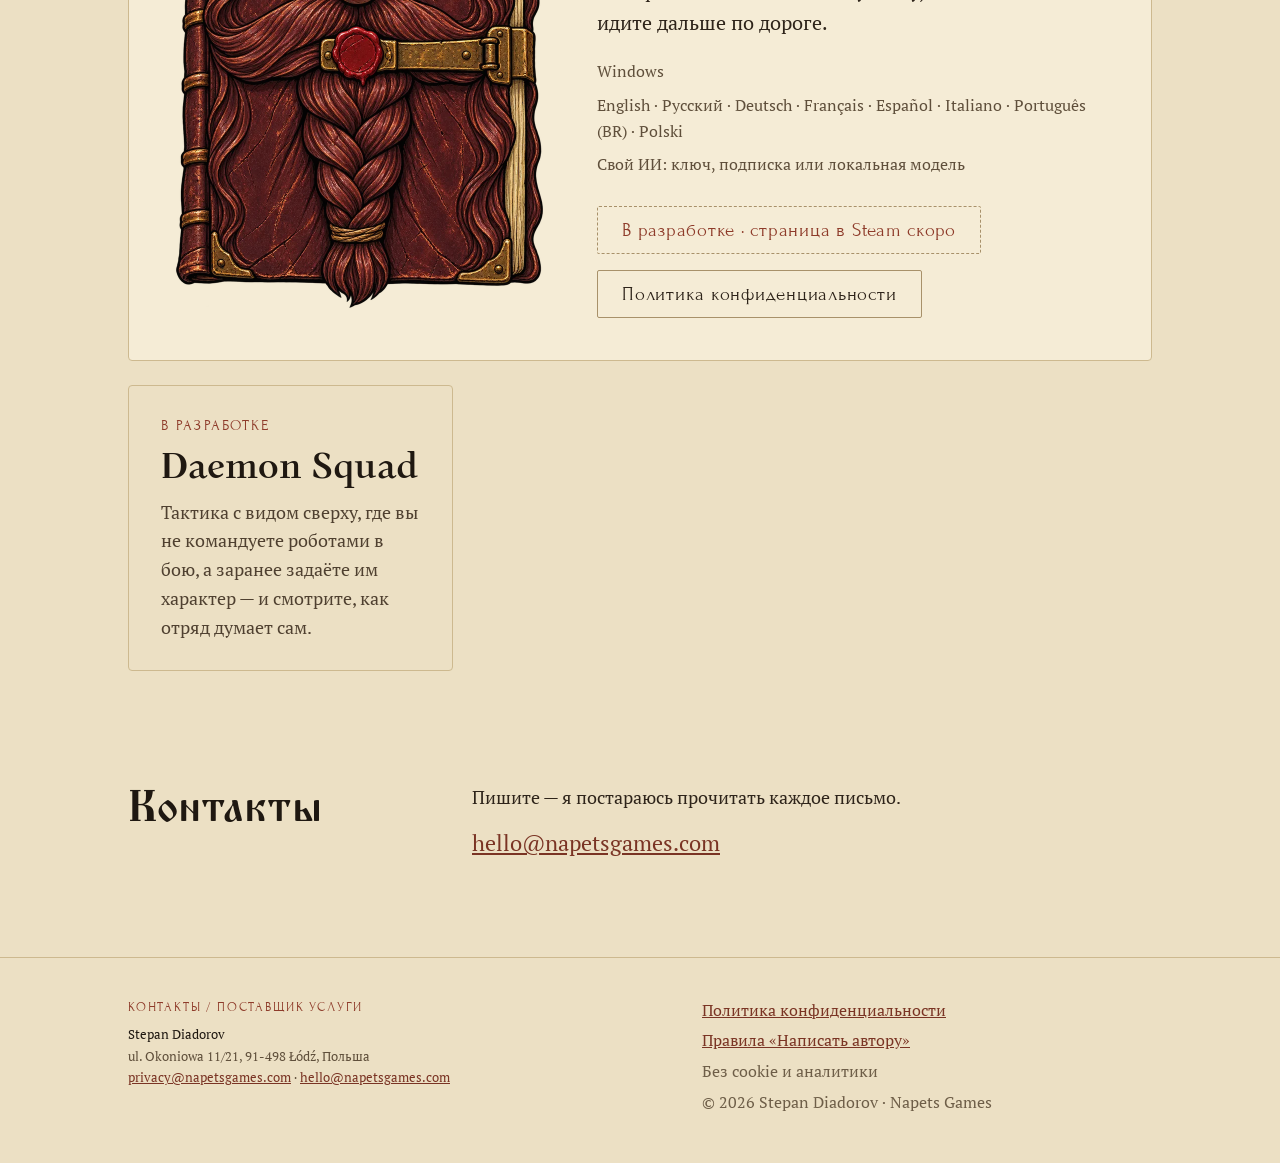
<file: ru/index.html>
<!doctype html>
<html lang="ru">
<head>
<meta charset="utf-8">
<meta name="viewport" content="width=device-width, initial-scale=1">
<title>Napets Games — «Полемикон» и другие небольшие игры</title>
<meta name="description" content="Napets Games: игры, каких ещё не было. Их делает один человек в Лодзи. Здесь живёт «Полемикон: Руна тридцати».">
<link rel="alternate" hreflang="en" href="/">
<link rel="alternate" hreflang="ru" href="/ru/">
<link rel="alternate" hreflang="pl" href="/pl/">
<link rel="stylesheet" href="/assets/site.css">
</head>
<body>

<header class="wrap site-head">
<a class="logo" href="/ru/" aria-label="Napets Games — на главную"><img src="/assets/img/napets-games.png" alt="Napets Games"></a>
<div class="head-right">
<nav class="nav" aria-label="Разделы">
<a href="#about">Обо мне</a>
<a href="#games">Игры</a>
<a href="#contact">Контакты</a>
</nav>
<nav class="langs" aria-label="Язык">
<a href="/" lang="en" hreflang="en">EN</a>
<span aria-current="page">RU</span>
<a href="/pl/" lang="pl" hreflang="pl">PL</a>
</nav>
</div>
</header>

<main>
<section class="wrap hero">
<p class="eyebrow">Napets Games</p>
<h1 class="display">Игры, каких ещё не было</h1>
<p>Их делает один человек в Лодзи. Napets Games — имя, под которым я делаю игры, а не компания.</p>
</section>

<div class="wrap"><div class="rule"></div></div>

<section id="about" class="wrap about">
<figure class="photos">
<img src="/assets/img/stepan.webp" width="760" height="1140" alt="Степан Диодоров — портрет на фоне красной кирпичной стены">
<figure class="polaroid">
<img src="/assets/img/stepan-making-games.webp" width="300" height="400" alt="Степан корчит в камеру растянутую рожицу">
<figcaption>Я во время разработки игр</figcaption>
</figure>
</figure>
<div class="about-text">
<h2 class="display section-title">Обо мне</h2>
<p class="lead">Я Степан Диодоров, в сети — <strong>InsaneQA</strong>. «Полемикон» делаю один: код, правила и все реплики персонажей.</p>
<p>Много лет я хотел делать игры: учил Unity, даже поработал Unity-разработчиком в Belka Games, оброс идеями — но до релиза довёл только одну, в Google Play. Довести начатое до конца мне помог ИИ.</p>
<p>Как и все, я терпеть не могу нейрослоп. Поэтому держу жёсткую планку: если игра не уникальна, не первая в своём роде — я за неё не возьмусь.</p>
<p class="quiet">Живу в Лодзи. Когда не сижу за клавиатурой — готовлю (пожрать я тоже любитель), играю в компьютерные игры и в шахматы.</p>
<p class="chess"><a href="https://www.chess.com/member/insaneqa">
<svg aria-hidden="true" width="22" height="22" viewBox="0 0 24 24" fill="none" stroke="currentColor" stroke-width="1.6" stroke-linecap="round" stroke-linejoin="round"><path d="M7 20h11"/><path d="M8 20c0-3 1.5-4.5 3-6-2 0-4 .5-5-1l4-5c0-2 1-3 2-4l1 2c3 1 5 4 5 8 0 2-.5 4-1 6"/><path d="M10.5 9.5h.01"/></svg>
Сыграть со мной на chess.com — insaneqa</a></p>
</div>
</section>

<section id="games" class="wrap games">
<h2 class="display section-title">Игры</h2>
<article class="game-card">
<img src="/assets/img/polemicon-cover.webp" width="760" height="1140" alt="Полемикон — потёртая книга в красно-коричневой коже с латунными уголками">
<div class="game-text">
<p class="eyebrow">Бесплатное демо · Steam Next Fest, февраль 2027</p>
<h3 class="display">Полемикон<span>Руна тридцати</span></h3>
<p class="pitch">Спорьте с ИИ-противником своими словами — и учитесь ловить уловки, которые он подкладывает в свои реплики. Разоблачите уловку, завоюйте зал и идите дальше по дороге.</p>
<ul class="facts">
<li>Windows</li>
<li>English · Русский · Deutsch · Français · Español · Italiano · Português (BR) · Polski</li>
<li>Свой ИИ: ключ, подписка или локальная модель</li>
</ul>
<div class="actions">
<span class="btn btn-soon">В разработке · страница в Steam скоро</span>
<a class="btn btn-quiet" href="/ru/privacy/">Политика конфиденциальности</a>
</div>
</div>
</article>
<div class="next-games">
<article class="game-small">
<p class="eyebrow">В разработке</p>
<h3 class="display">Daemon Squad</h3>
<p class="soon">Тактика с видом сверху, где вы не командуете роботами в бою, а заранее задаёте им характер — и смотрите, как отряд думает сам.</p>
</article>
</div>
</section>

<section id="contact" class="wrap contact">
<h2 class="display section-title">Контакты</h2>
<div class="contact-text">
<p>Пишите — я постараюсь прочитать каждое письмо.</p>
<p class="mail"><a href="mailto:hello@napetsgames.com">hello@napetsgames.com</a></p>
</div>
</section>
</main>

<footer class="site-foot">
<div class="wrap">
<address class="provider">
<span class="label">Контакты / Поставщик услуги</span>
<span class="name">Stepan Diadorov</span>
<span>ul. Okoniowa 11/21, 91-498 Łódź, Польша</span>
<span><a href="mailto:privacy@napetsgames.com">privacy@napetsgames.com</a> · <a href="mailto:hello@napetsgames.com">hello@napetsgames.com</a></span>
</address>
<div class="foot-links">
<a href="/ru/privacy/">Политика конфиденциальности</a>
<a href="/ru/terms/">Правила «Написать автору»</a>
<span class="faint">Без cookie и аналитики</span>
<span class="faint">© 2026 Stepan Diadorov · Napets Games</span>
</div>
</div>
</footer>

</body>
</html>
</file>
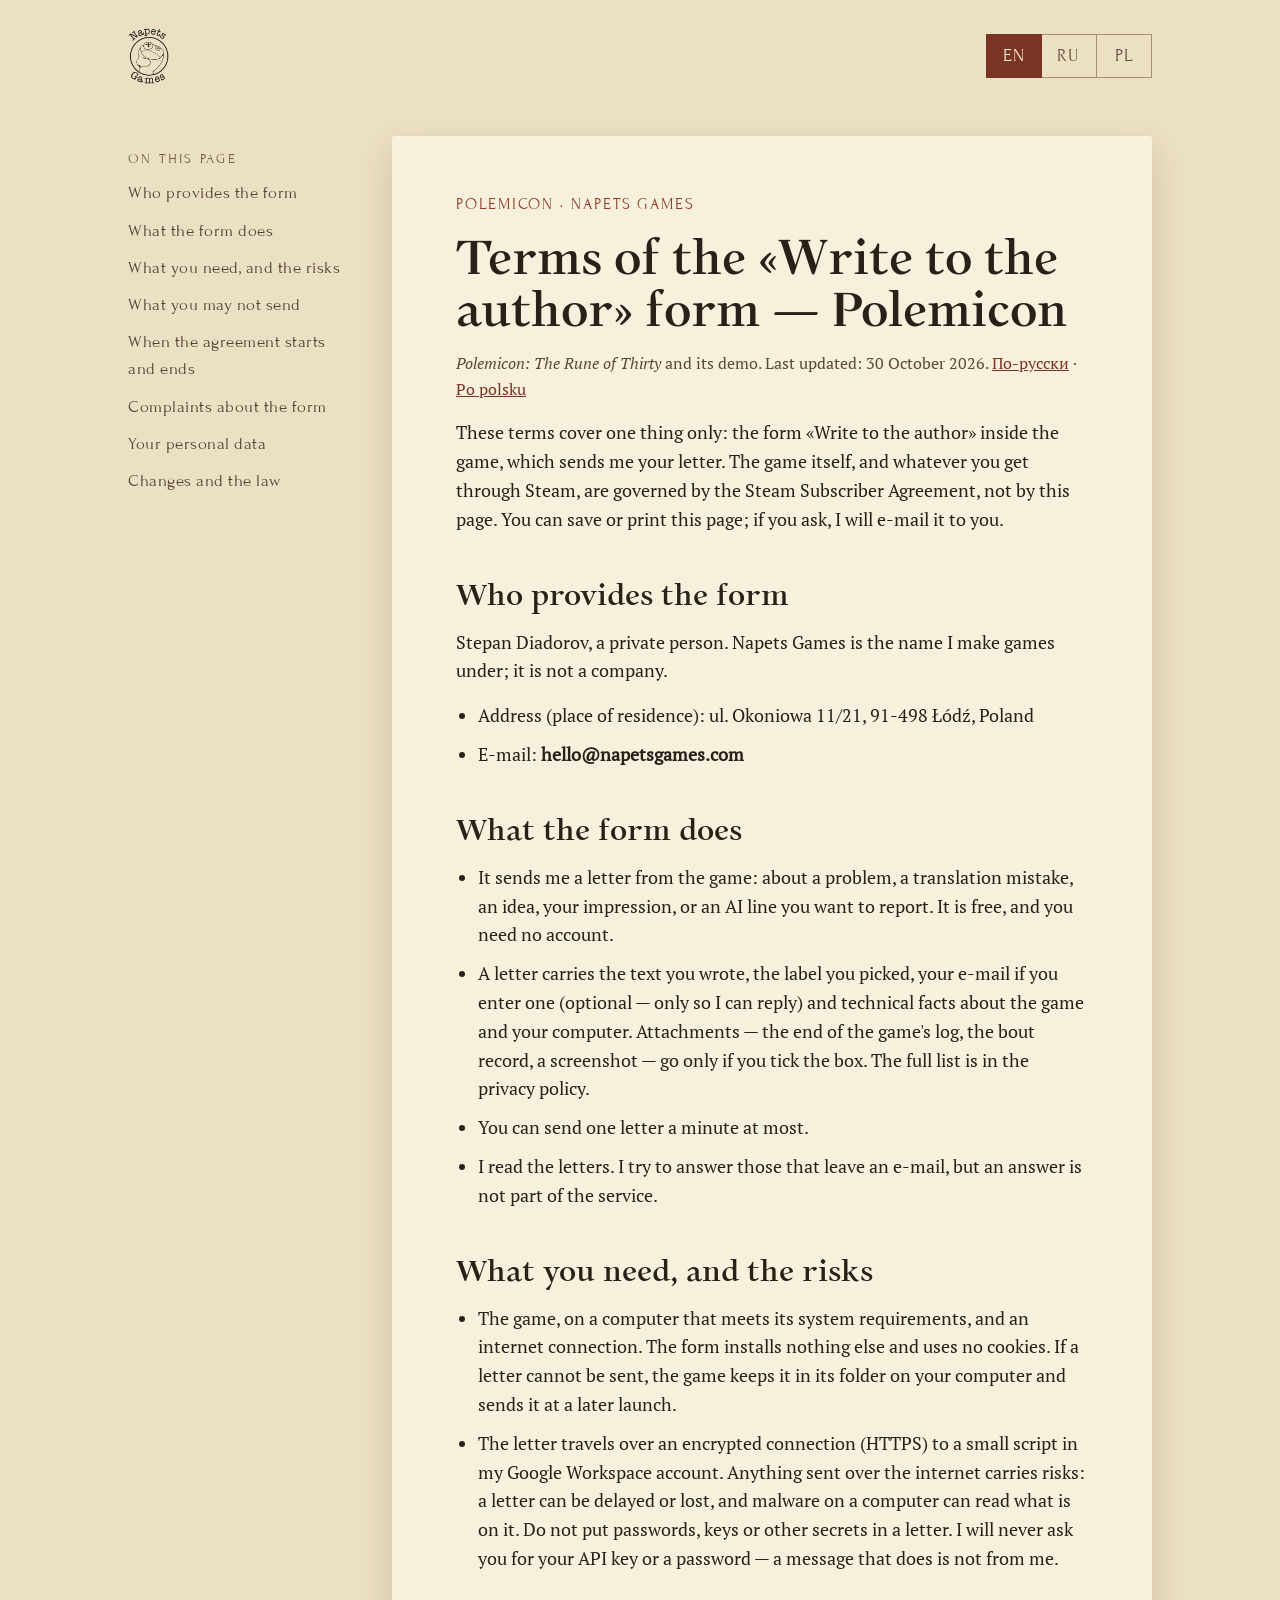
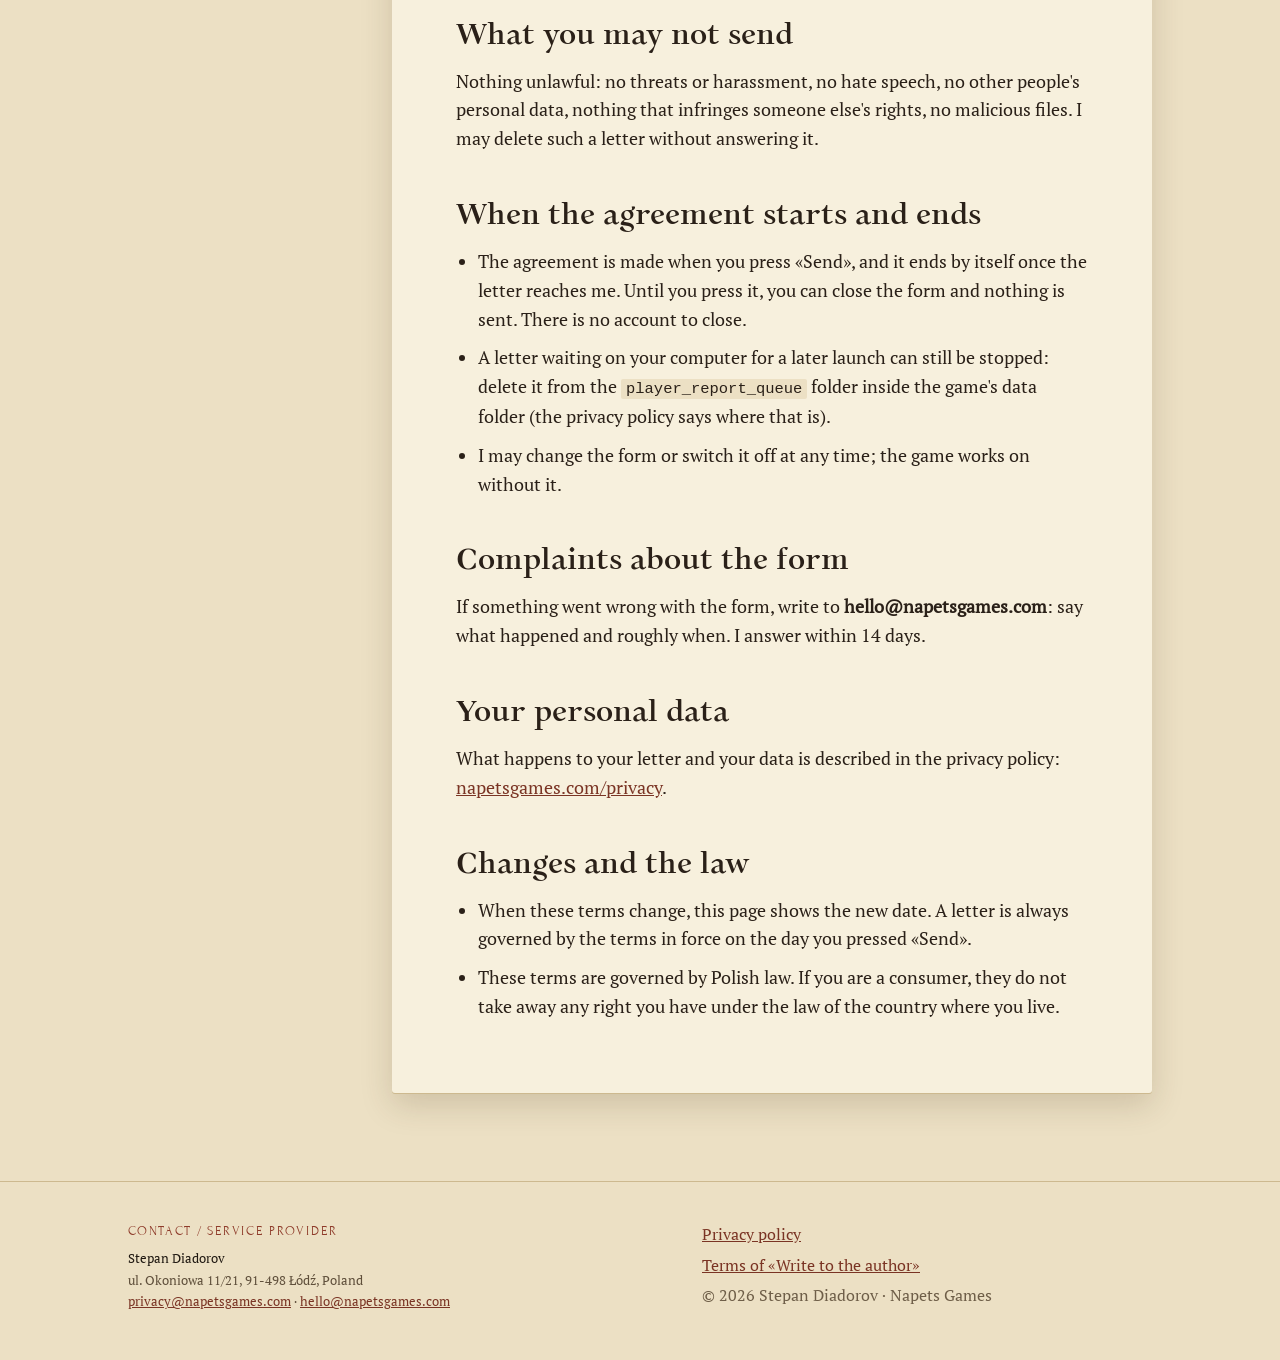
<file: terms/index.html>
<!doctype html>
<html lang="en">
<head>
<meta charset="utf-8">
<meta name="viewport" content="width=device-width, initial-scale=1">
<title>Terms of the «Write to the author» form — Polemicon</title>
<link rel="alternate" hreflang="en" href="/terms/">
<link rel="alternate" hreflang="ru" href="/ru/terms/">
<link rel="alternate" hreflang="pl" href="/pl/terms/">
<link rel="stylesheet" href="/assets/site.css">
</head>
<body>

<header class="wrap site-head">
<a class="logo small" href="/" aria-label="Napets Games — home"><img src="/assets/img/napets-games.png" alt="Napets Games"></a>
<nav class="langs" aria-label="Language">
<span aria-current="page">EN</span>
<a href="/ru/terms/" lang="ru" hreflang="ru">RU</a>
<a href="/pl/terms/" lang="pl" hreflang="pl">PL</a>
</nav>
</header>

<main class="wrap doc">
<nav class="toc" aria-label="On this page">
<span class="label">On this page</span>
<a href="#s1">Who provides the form</a>
<a href="#s2">What the form does</a>
<a href="#s3">What you need, and the risks</a>
<a href="#s4">What you may not send</a>
<a href="#s5">When the agreement starts and ends</a>
<a href="#s6">Complaints about the form</a>
<a href="#s7">Your personal data</a>
<a href="#s8">Changes and the law</a>
</nav>
<article class="sheet">
<p class="eyebrow">Polemicon · Napets Games</p>
<h1>Terms of the «Write to the author» form — Polemicon</h1>
<p class="meta"><em>Polemicon: The Rune of Thirty</em> and its demo. Last updated: 30 October 2026. <a href="/ru/terms/" lang="ru" hreflang="ru">По-русски</a> · <a href="/pl/terms/" lang="pl" hreflang="pl">Po polsku</a></p>
<p>These terms cover one thing only: the form «Write to the author» inside the game, which sends me your letter. The game itself, and whatever you get through Steam, are governed by the Steam Subscriber Agreement, not by this page. You can save or print this page; if you ask, I will e-mail it to you.</p>
<h2 id="s1">Who provides the form</h2>
<p>Stepan Diadorov, a private person. Napets Games is the name I make games under; it is not a company.</p>
<ul>
<li>Address (place of residence): ul. Okoniowa 11/21, 91-498 Łódź, Poland</li>
<li>E-mail: <strong>hello@napetsgames.com</strong></li>
</ul>
<h2 id="s2">What the form does</h2>
<ul>
<li>It sends me a letter from the game: about a problem, a translation mistake, an idea, your impression, or an AI line you want to report. It is free, and you need no account.</li>
<li>A letter carries the text you wrote, the label you picked, your e-mail if you enter one (optional — only so I can reply) and technical facts about the game and your computer. Attachments — the end of the game's log, the bout record, a screenshot — go only if you tick the box. The full list is in the privacy policy.</li>
<li>You can send one letter a minute at most.</li>
<li>I read the letters. I try to answer those that leave an e-mail, but an answer is not part of the service.</li>
</ul>
<h2 id="s3">What you need, and the risks</h2>
<ul>
<li>The game, on a computer that meets its system requirements, and an internet connection. The form installs nothing else and uses no cookies. If a letter cannot be sent, the game keeps it in its folder on your computer and sends it at a later launch.</li>
<li>The letter travels over an encrypted connection (HTTPS) to a small script in my Google Workspace account. Anything sent over the internet carries risks: a letter can be delayed or lost, and malware on a computer can read what is on it. Do not put passwords, keys or other secrets in a letter. I will never ask you for your API key or a password — a message that does is not from me.</li>
</ul>
<h2 id="s4">What you may not send</h2>
<p>Nothing unlawful: no threats or harassment, no hate speech, no other people's personal data, nothing that infringes someone else's rights, no malicious files. I may delete such a letter without answering it.</p>
<h2 id="s5">When the agreement starts and ends</h2>
<ul>
<li>The agreement is made when you press «Send», and it ends by itself once the letter reaches me. Until you press it, you can close the form and nothing is sent. There is no account to close.</li>
<li>A letter waiting on your computer for a later launch can still be stopped: delete it from the <code>player_report_queue</code> folder inside the game's data folder (the privacy policy says where that is).</li>
<li>I may change the form or switch it off at any time; the game works on without it.</li>
</ul>
<h2 id="s6">Complaints about the form</h2>
<p>If something went wrong with the form, write to <strong>hello@napetsgames.com</strong>: say what happened and roughly when. I answer within 14 days.</p>
<h2 id="s7">Your personal data</h2>
<p>What happens to your letter and your data is described in the privacy policy: <a href="/privacy/">napetsgames.com/privacy</a>.</p>
<h2 id="s8">Changes and the law</h2>
<ul>
<li>When these terms change, this page shows the new date. A letter is always governed by the terms in force on the day you pressed «Send».</li>
<li>These terms are governed by Polish law. If you are a consumer, they do not take away any right you have under the law of the country where you live.</li>
</ul>
</article>
</main>

<footer class="site-foot">
<div class="wrap">
<address class="provider">
<span class="label">Contact / Service provider</span>
<span class="name">Stepan Diadorov</span>
<span>ul. Okoniowa 11/21, 91-498 Łódź, Poland</span>
<span><a href="mailto:privacy@napetsgames.com">privacy@napetsgames.com</a> · <a href="mailto:hello@napetsgames.com">hello@napetsgames.com</a></span>
</address>
<div class="foot-links">
<a href="/privacy/">Privacy policy</a>
<a href="/terms/">Terms of «Write to the author»</a>
<span class="faint">© 2026 Stepan Diadorov · Napets Games</span>
</div>
</div>
</footer>

</body>
</html>
</file>
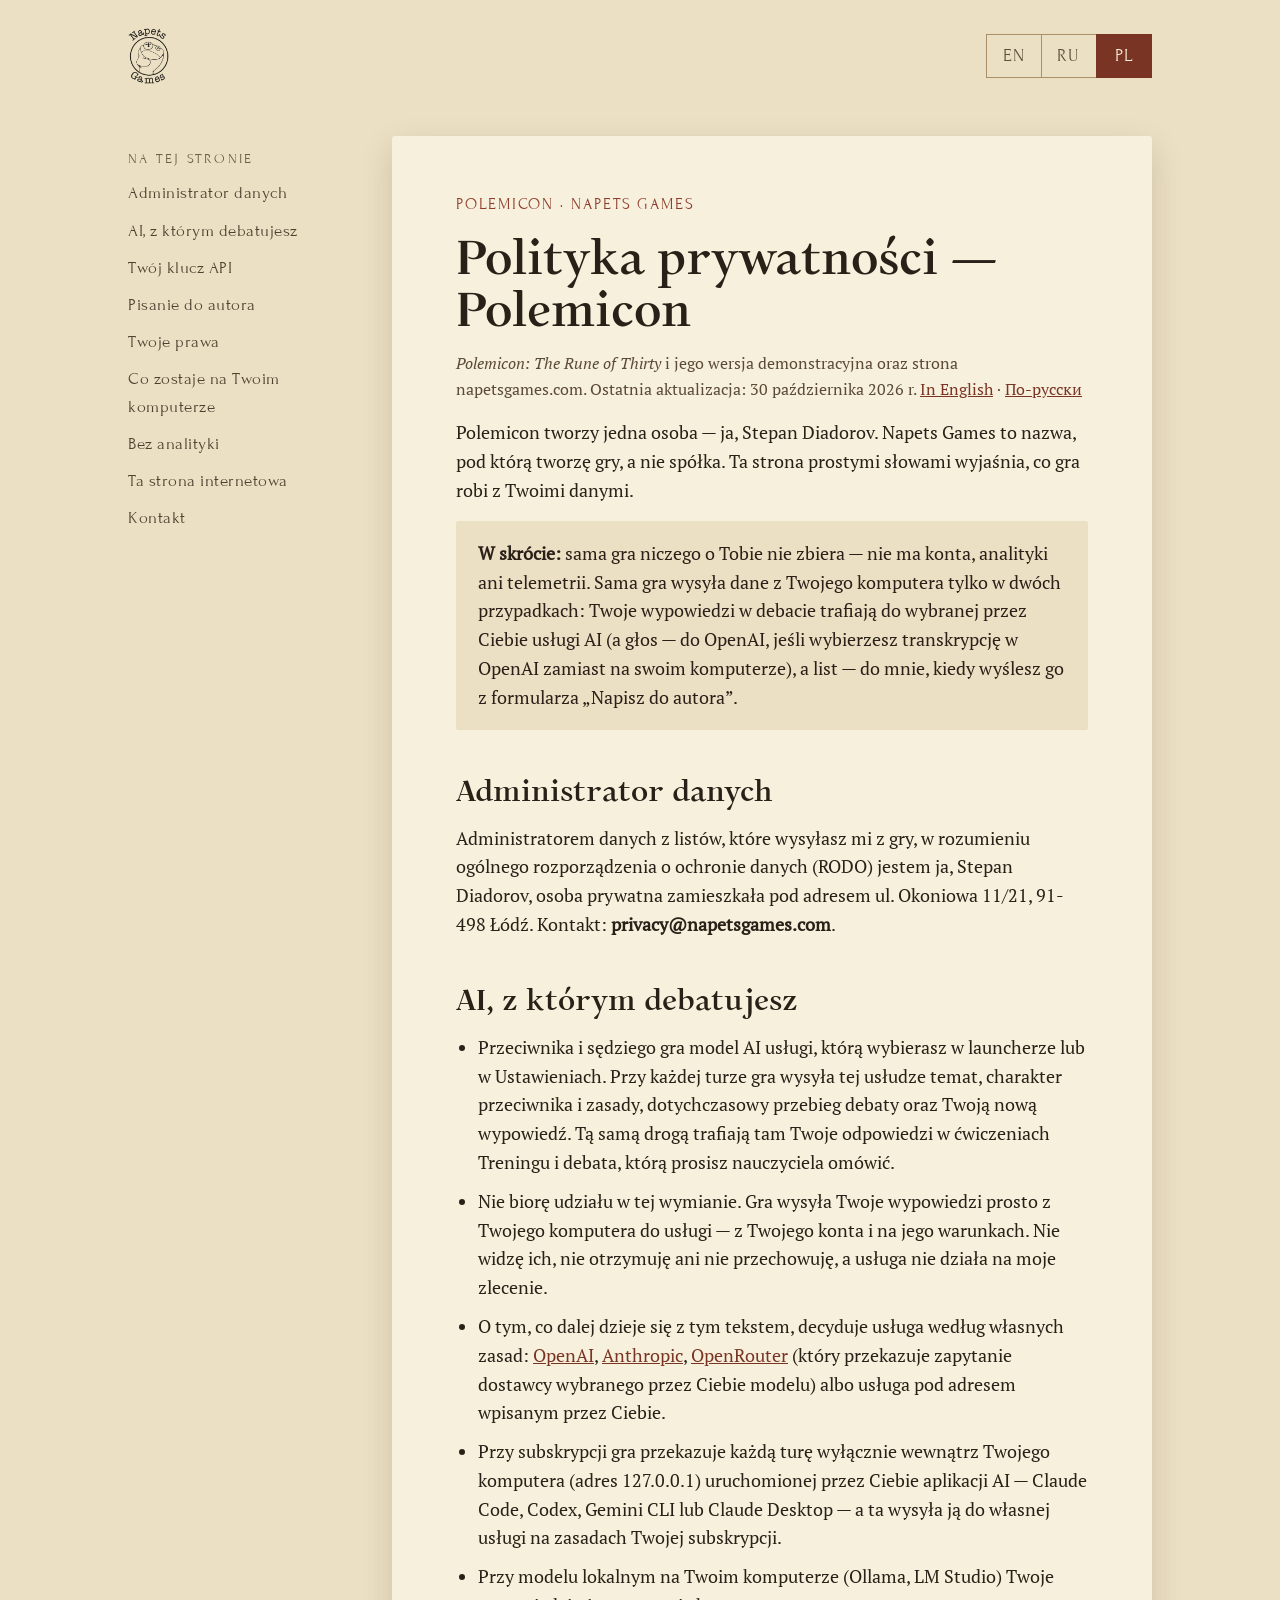
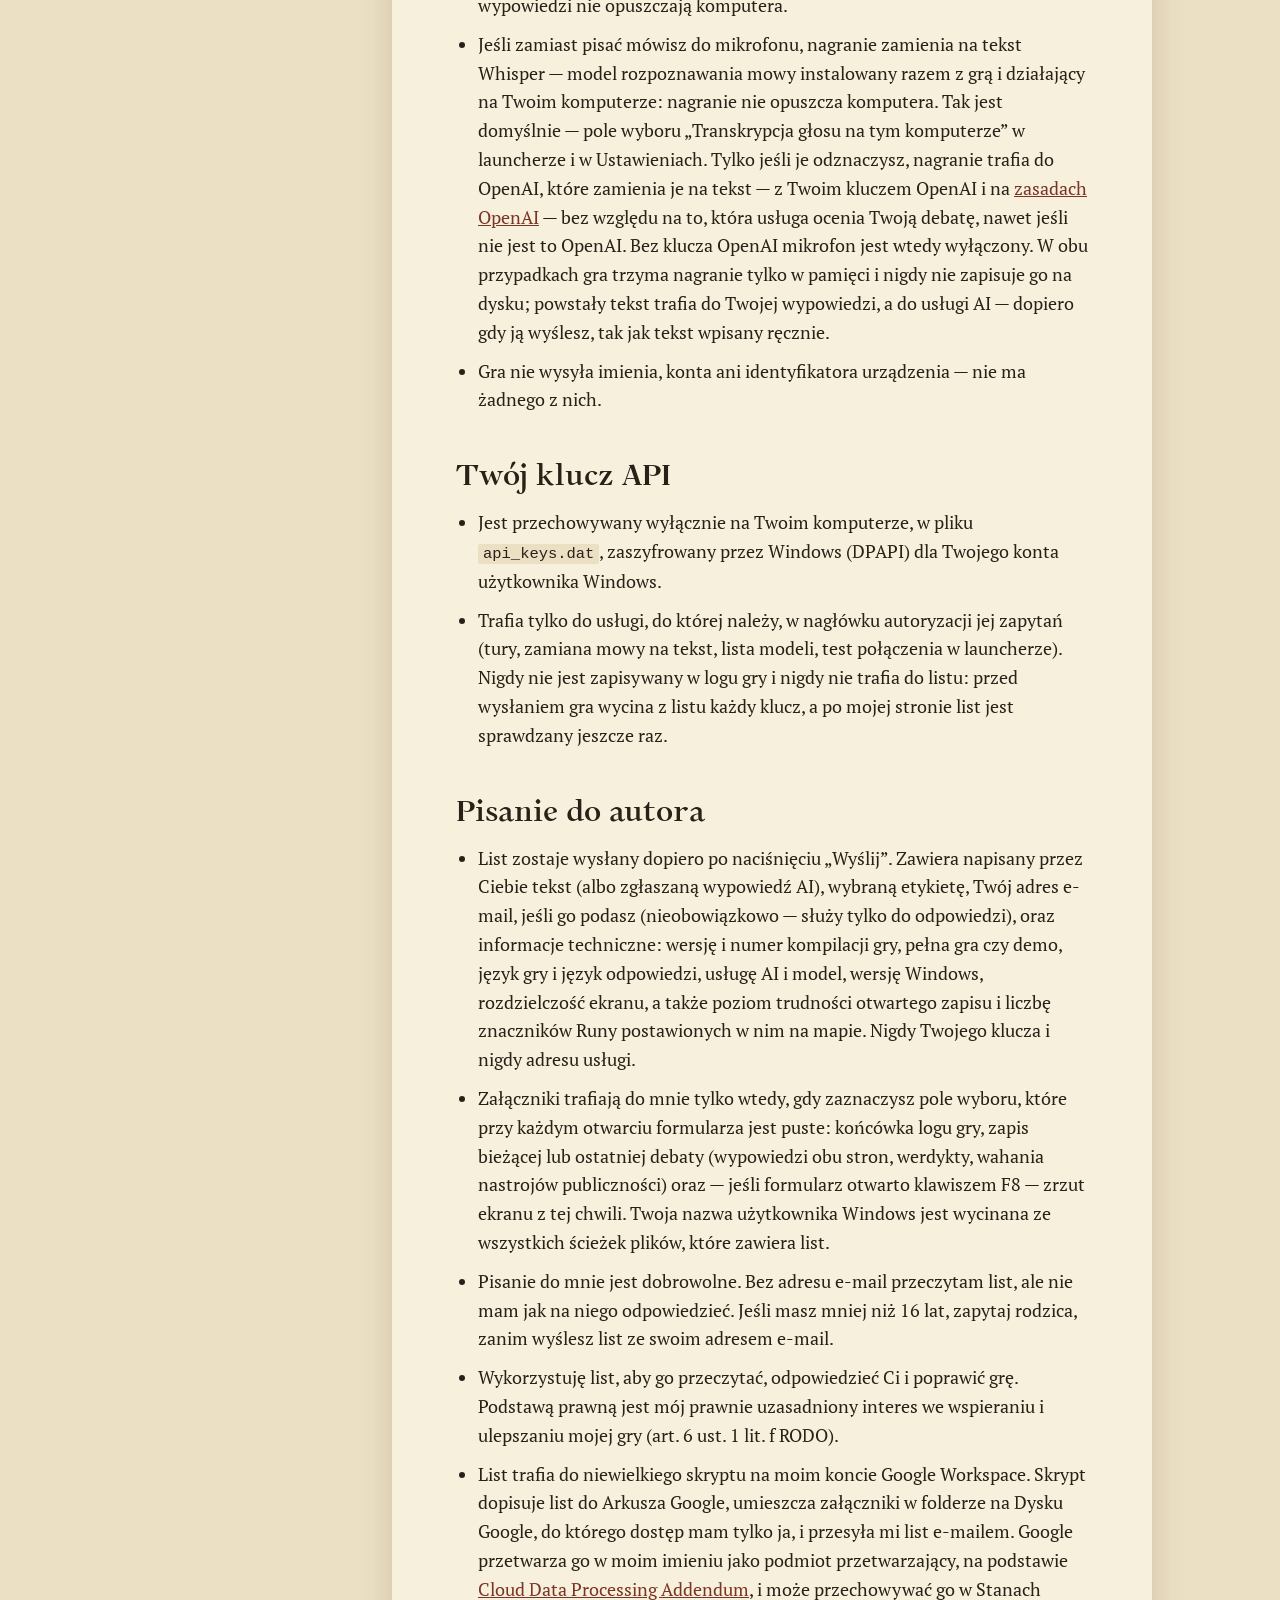
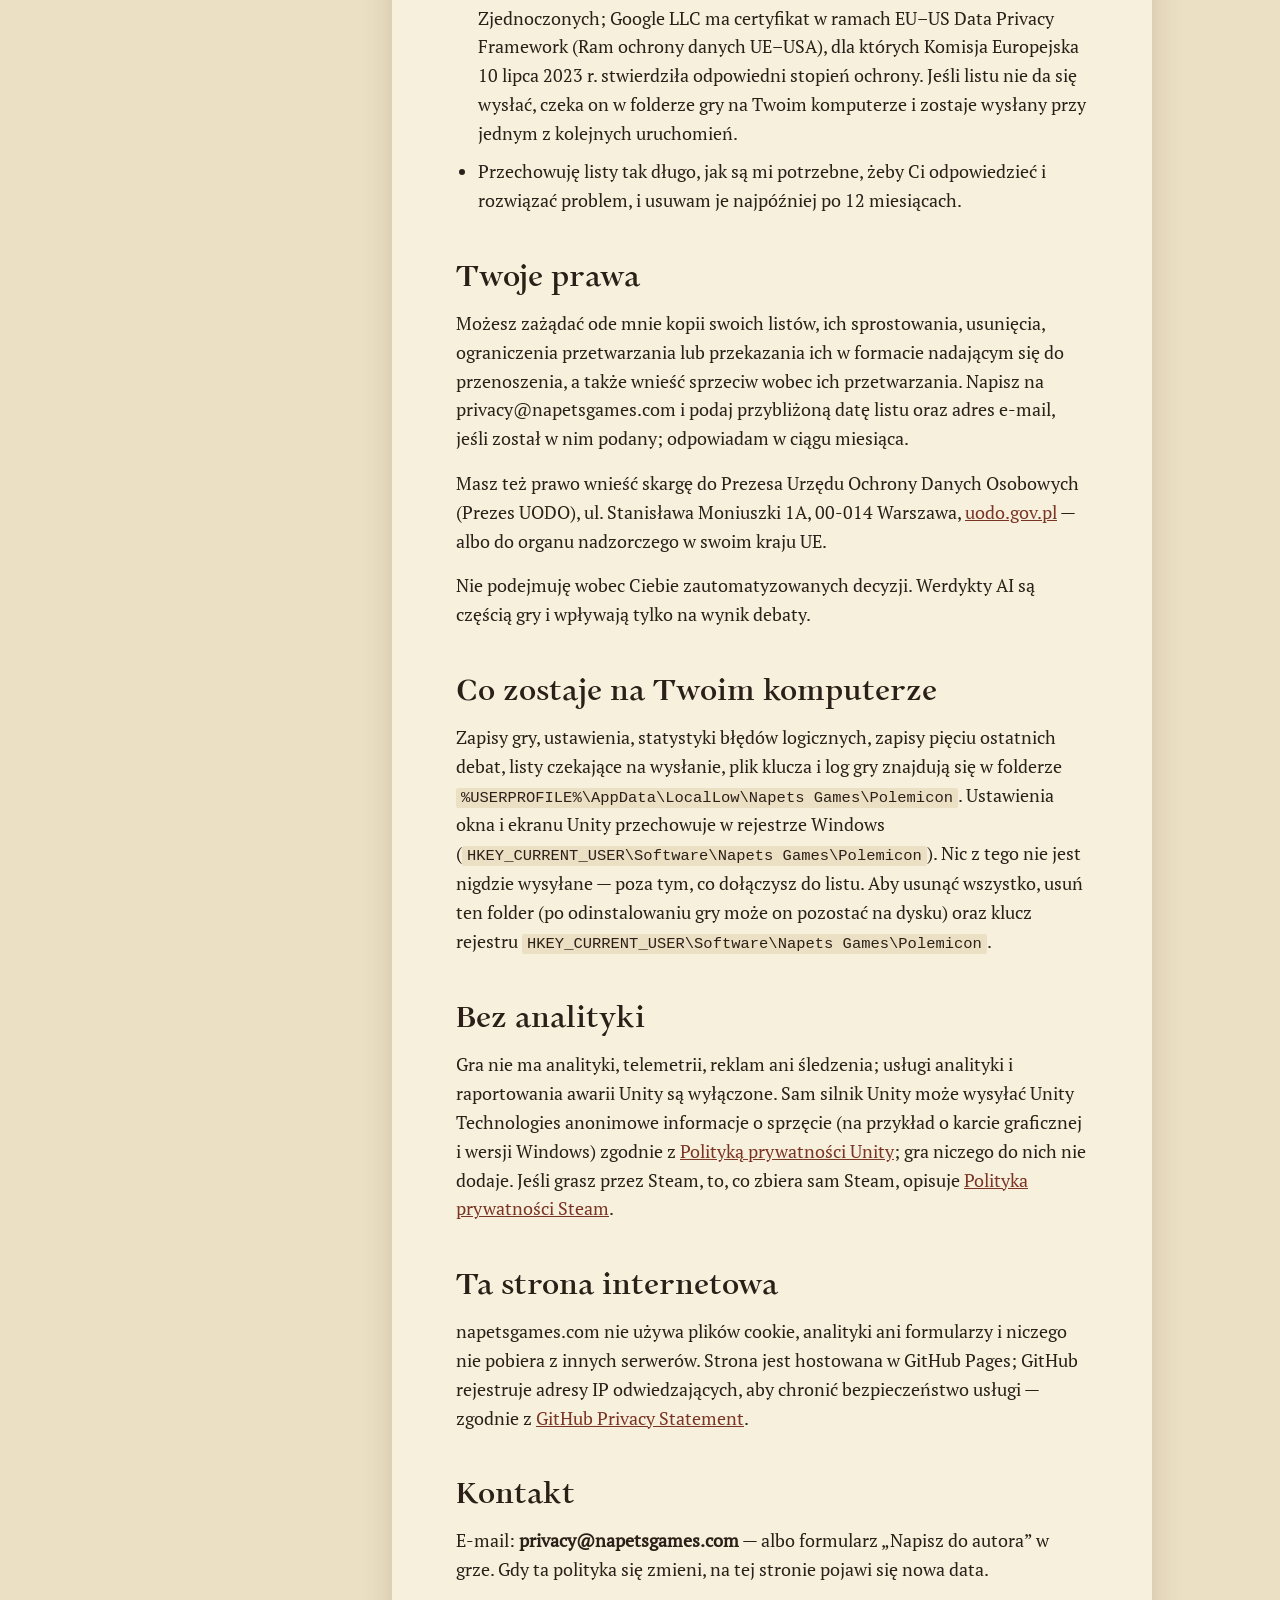
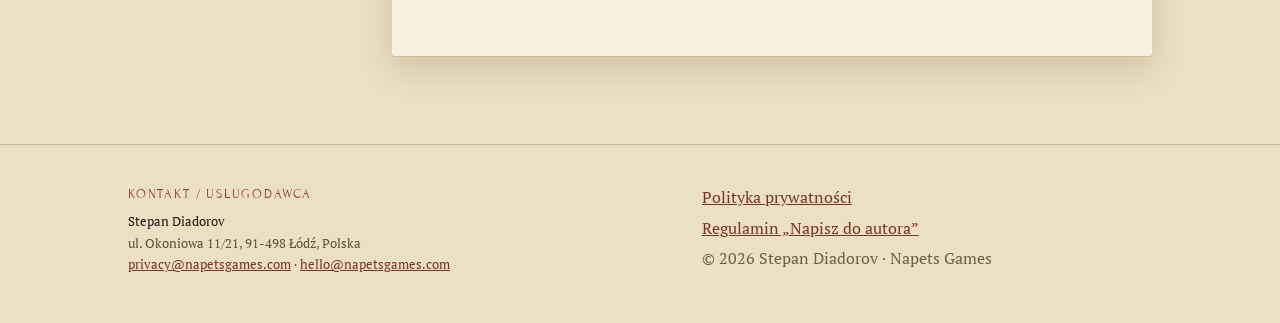
<file: pl/privacy/index.html>
<!doctype html>
<html lang="pl">
<head>
<meta charset="utf-8">
<meta name="viewport" content="width=device-width, initial-scale=1">
<title>Polityka prywatności — Polemicon</title>
<link rel="alternate" hreflang="en" href="/privacy/">
<link rel="alternate" hreflang="ru" href="/ru/privacy/">
<link rel="alternate" hreflang="pl" href="/pl/privacy/">
<link rel="stylesheet" href="/assets/site.css">
</head>
<body>

<header class="wrap site-head">
<a class="logo small" href="/pl/" aria-label="Napets Games — strona główna"><img src="/assets/img/napets-games.png" alt="Napets Games"></a>
<nav class="langs" aria-label="Język">
<a href="/privacy/" lang="en" hreflang="en">EN</a>
<a href="/ru/privacy/" lang="ru" hreflang="ru">RU</a>
<span aria-current="page">PL</span>
</nav>
</header>

<main class="wrap doc">
<nav class="toc" aria-label="Na tej stronie">
<span class="label">Na tej stronie</span>
<a href="#s1">Administrator danych</a>
<a href="#s2">AI, z którym debatujesz</a>
<a href="#s3">Twój klucz API</a>
<a href="#s4">Pisanie do autora</a>
<a href="#s5">Twoje prawa</a>
<a href="#s6">Co zostaje na Twoim komputerze</a>
<a href="#s7">Bez analityki</a>
<a href="#s8">Ta strona internetowa</a>
<a href="#s9">Kontakt</a>
</nav>
<article class="sheet">
<p class="eyebrow">Polemicon · Napets Games</p>
<h1>Polityka prywatności — Polemicon</h1>
<p class="meta"><em>Polemicon: The Rune of Thirty</em> i jego wersja demonstracyjna oraz strona napetsgames.com. Ostatnia aktualizacja: 30 października 2026 r. <a href="/privacy/" lang="en" hreflang="en">In English</a> · <a href="/ru/privacy/" lang="ru" hreflang="ru">По-русски</a></p>
<p>Polemicon tworzy jedna osoba — ja, Stepan Diadorov. Napets Games to nazwa, pod którą tworzę gry, a nie spółka. Ta strona prostymi słowami wyjaśnia, co gra robi z Twoimi danymi.</p>
<p class="short"><strong>W skrócie:</strong> sama gra niczego o Tobie nie zbiera — nie ma konta, analityki ani telemetrii. Sama gra wysyła dane z Twojego komputera tylko w dwóch przypadkach: Twoje wypowiedzi w debacie trafiają do wybranej przez Ciebie usługi AI (a głos — do OpenAI, jeśli wybierzesz transkrypcję w OpenAI zamiast na swoim komputerze), a list — do mnie, kiedy wyślesz go z formularza „Napisz do autora”.</p>
<h2 id="s1">Administrator danych</h2>
<p>Administratorem danych z listów, które wysyłasz mi z gry, w rozumieniu ogólnego rozporządzenia o ochronie danych (RODO) jestem ja, Stepan Diadorov, osoba prywatna zamieszkała pod adresem ul. Okoniowa 11/21, 91-498 Łódź. Kontakt: <strong>privacy@napetsgames.com</strong>.</p>
<h2 id="s2">AI, z którym debatujesz</h2>
<ul>
<li>Przeciwnika i sędziego gra model AI usługi, którą wybierasz w launcherze lub w Ustawieniach. Przy każdej turze gra wysyła tej usłudze temat, charakter przeciwnika i zasady, dotychczasowy przebieg debaty oraz Twoją nową wypowiedź. Tą samą drogą trafiają tam Twoje odpowiedzi w ćwiczeniach Treningu i debata, którą prosisz nauczyciela omówić.</li>
<li>Nie biorę udziału w tej wymianie. Gra wysyła Twoje wypowiedzi prosto z Twojego komputera do usługi — z Twojego konta i na jego warunkach. Nie widzę ich, nie otrzymuję ani nie przechowuję, a usługa nie działa na moje zlecenie.</li>
<li>O tym, co dalej dzieje się z tym tekstem, decyduje usługa według własnych zasad: <a href="https://openai.com/policies/privacy-policy/">OpenAI</a>, <a href="https://www.anthropic.com/legal/privacy">Anthropic</a>, <a href="https://openrouter.ai/privacy">OpenRouter</a> (który przekazuje zapytanie dostawcy wybranego przez Ciebie modelu) albo usługa pod adresem wpisanym przez Ciebie.</li>
<li>Przy subskrypcji gra przekazuje każdą turę wyłącznie wewnątrz Twojego komputera (adres 127.0.0.1) uruchomionej przez Ciebie aplikacji AI — Claude Code, Codex, Gemini CLI lub Claude Desktop — a ta wysyła ją do własnej usługi na zasadach Twojej subskrypcji.</li>
<li>Przy modelu lokalnym na Twoim komputerze (Ollama, LM Studio) Twoje wypowiedzi nie opuszczają komputera.</li>
<li>Jeśli zamiast pisać mówisz do mikrofonu, nagranie zamienia na tekst Whisper — model rozpoznawania mowy instalowany razem z grą i działający na Twoim komputerze: nagranie nie opuszcza komputera. Tak jest domyślnie — pole wyboru „Transkrypcja głosu na tym komputerze” w launcherze i w Ustawieniach. Tylko jeśli je odznaczysz, nagranie trafia do OpenAI, które zamienia je na tekst — z Twoim kluczem OpenAI i na <a href="https://openai.com/policies/privacy-policy/">zasadach OpenAI</a> — bez względu na to, która usługa ocenia Twoją debatę, nawet jeśli nie jest to OpenAI. Bez klucza OpenAI mikrofon jest wtedy wyłączony. W obu przypadkach gra trzyma nagranie tylko w pamięci i nigdy nie zapisuje go na dysku; powstały tekst trafia do Twojej wypowiedzi, a do usługi AI — dopiero gdy ją wyślesz, tak jak tekst wpisany ręcznie.</li>
<li>Gra nie wysyła imienia, konta ani identyfikatora urządzenia — nie ma żadnego z nich.</li>
</ul>
<h2 id="s3">Twój klucz API</h2>
<ul>
<li>Jest przechowywany wyłącznie na Twoim komputerze, w pliku <code>api_keys.dat</code>, zaszyfrowany przez Windows (DPAPI) dla Twojego konta użytkownika Windows.</li>
<li>Trafia tylko do usługi, do której należy, w nagłówku autoryzacji jej zapytań (tury, zamiana mowy na tekst, lista modeli, test połączenia w launcherze). Nigdy nie jest zapisywany w logu gry i nigdy nie trafia do listu: przed wysłaniem gra wycina z listu każdy klucz, a po mojej stronie list jest sprawdzany jeszcze raz.</li>
</ul>
<h2 id="s4">Pisanie do autora</h2>
<ul>
<li>List zostaje wysłany dopiero po naciśnięciu „Wyślij”. Zawiera napisany przez Ciebie tekst (albo zgłaszaną wypowiedź AI), wybraną etykietę, Twój adres e-mail, jeśli go podasz (nieobowiązkowo — służy tylko do odpowiedzi), oraz informacje techniczne: wersję i numer kompilacji gry, pełna gra czy demo, język gry i język odpowiedzi, usługę AI i model, wersję Windows, rozdzielczość ekranu, a także poziom trudności otwartego zapisu i liczbę znaczników Runy postawionych w nim na mapie. Nigdy Twojego klucza i nigdy adresu usługi.</li>
<li>Załączniki trafiają do mnie tylko wtedy, gdy zaznaczysz pole wyboru, które przy każdym otwarciu formularza jest puste: końcówka logu gry, zapis bieżącej lub ostatniej debaty (wypowiedzi obu stron, werdykty, wahania nastrojów publiczności) oraz — jeśli formularz otwarto klawiszem F8 — zrzut ekranu z tej chwili. Twoja nazwa użytkownika Windows jest wycinana ze wszystkich ścieżek plików, które zawiera list.</li>
<li>Pisanie do mnie jest dobrowolne. Bez adresu e-mail przeczytam list, ale nie mam jak na niego odpowiedzieć. Jeśli masz mniej niż 16 lat, zapytaj rodzica, zanim wyślesz list ze swoim adresem e-mail.</li>
<li>Wykorzystuję list, aby go przeczytać, odpowiedzieć Ci i poprawić grę. Podstawą prawną jest mój prawnie uzasadniony interes we wspieraniu i ulepszaniu mojej gry (art. 6 ust. 1 lit. f RODO).</li>
<li>List trafia do niewielkiego skryptu na moim koncie Google Workspace. Skrypt dopisuje list do Arkusza Google, umieszcza załączniki w folderze na Dysku Google, do którego dostęp mam tylko ja, i przesyła mi list e-mailem. Google przetwarza go w moim imieniu jako podmiot przetwarzający, na podstawie <a href="https://workspace.google.com/terms/dpa_terms.html">Cloud Data Processing Addendum</a>, i może przechowywać go w Stanach Zjednoczonych; Google LLC ma certyfikat w ramach EU–US Data Privacy Framework (Ram ochrony danych UE–USA), dla których Komisja Europejska 10 lipca 2023 r. stwierdziła odpowiedni stopień ochrony. Jeśli listu nie da się wysłać, czeka on w folderze gry na Twoim komputerze i zostaje wysłany przy jednym z kolejnych uruchomień.</li>
<li>Przechowuję listy tak długo, jak są mi potrzebne, żeby Ci odpowiedzieć i rozwiązać problem, i usuwam je najpóźniej po 12 miesiącach.</li>
</ul>
<h2 id="s5">Twoje prawa</h2>
<p>Możesz zażądać ode mnie kopii swoich listów, ich sprostowania, usunięcia, ograniczenia przetwarzania lub przekazania ich w formacie nadającym się do przenoszenia, a także wnieść sprzeciw wobec ich przetwarzania. Napisz na privacy@napetsgames.com i podaj przybliżoną datę listu oraz adres e-mail, jeśli został w nim podany; odpowiadam w ciągu miesiąca.</p>
<p>Masz też prawo wnieść skargę do Prezesa Urzędu Ochrony Danych Osobowych (Prezes UODO), ul. Stanisława Moniuszki 1A, 00-014 Warszawa, <a href="https://uodo.gov.pl/">uodo.gov.pl</a> — albo do organu nadzorczego w swoim kraju UE.</p>
<p>Nie podejmuję wobec Ciebie zautomatyzowanych decyzji. Werdykty AI są częścią gry i wpływają tylko na wynik debaty.</p>
<h2 id="s6">Co zostaje na Twoim komputerze</h2>
<p>Zapisy gry, ustawienia, statystyki błędów logicznych, zapisy pięciu ostatnich debat, listy czekające na wysłanie, plik klucza i log gry znajdują się w folderze <code>%USERPROFILE%\AppData\LocalLow\Napets Games\Polemicon</code>. Ustawienia okna i ekranu Unity przechowuje w rejestrze Windows (<code>HKEY_CURRENT_USER\Software\Napets Games\Polemicon</code>). Nic z tego nie jest nigdzie wysyłane — poza tym, co dołączysz do listu. Aby usunąć wszystko, usuń ten folder (po odinstalowaniu gry może on pozostać na dysku) oraz klucz rejestru <code>HKEY_CURRENT_USER\Software\Napets Games\Polemicon</code>.</p>
<h2 id="s7">Bez analityki</h2>
<p>Gra nie ma analityki, telemetrii, reklam ani śledzenia; usługi analityki i raportowania awarii Unity są wyłączone. Sam silnik Unity może wysyłać Unity Technologies anonimowe informacje o sprzęcie (na przykład o karcie graficznej i wersji Windows) zgodnie z <a href="https://unity.com/legal/privacy-policy">Polityką prywatności Unity</a>; gra niczego do nich nie dodaje. Jeśli grasz przez Steam, to, co zbiera sam Steam, opisuje <a href="https://store.steampowered.com/privacy_agreement/">Polityka prywatności Steam</a>.</p>
<h2 id="s8">Ta strona internetowa</h2>
<p>napetsgames.com nie używa plików cookie, analityki ani formularzy i niczego nie pobiera z innych serwerów. Strona jest hostowana w GitHub Pages; GitHub rejestruje adresy IP odwiedzających, aby chronić bezpieczeństwo usługi — zgodnie z <a href="https://docs.github.com/en/site-policy/privacy-policies/github-general-privacy-statement">GitHub Privacy Statement</a>.</p>
<h2 id="s9">Kontakt</h2>
<p>E-mail: <strong>privacy@napetsgames.com</strong> — albo formularz „Napisz do autora” w grze. Gdy ta polityka się zmieni, na tej stronie pojawi się nowa data.</p>
</article>
</main>

<footer class="site-foot">
<div class="wrap">
<address class="provider">
<span class="label">Kontakt / Usługodawca</span>
<span class="name">Stepan Diadorov</span>
<span>ul. Okoniowa 11/21, 91-498 Łódź, Polska</span>
<span><a href="mailto:privacy@napetsgames.com">privacy@napetsgames.com</a> · <a href="mailto:hello@napetsgames.com">hello@napetsgames.com</a></span>
</address>
<div class="foot-links">
<a href="/pl/privacy/">Polityka prywatności</a>
<a href="/pl/terms/">Regulamin „Napisz do autora”</a>
<span class="faint">© 2026 Stepan Diadorov · Napets Games</span>
</div>
</div>
</footer>

</body>
</html>
</file>
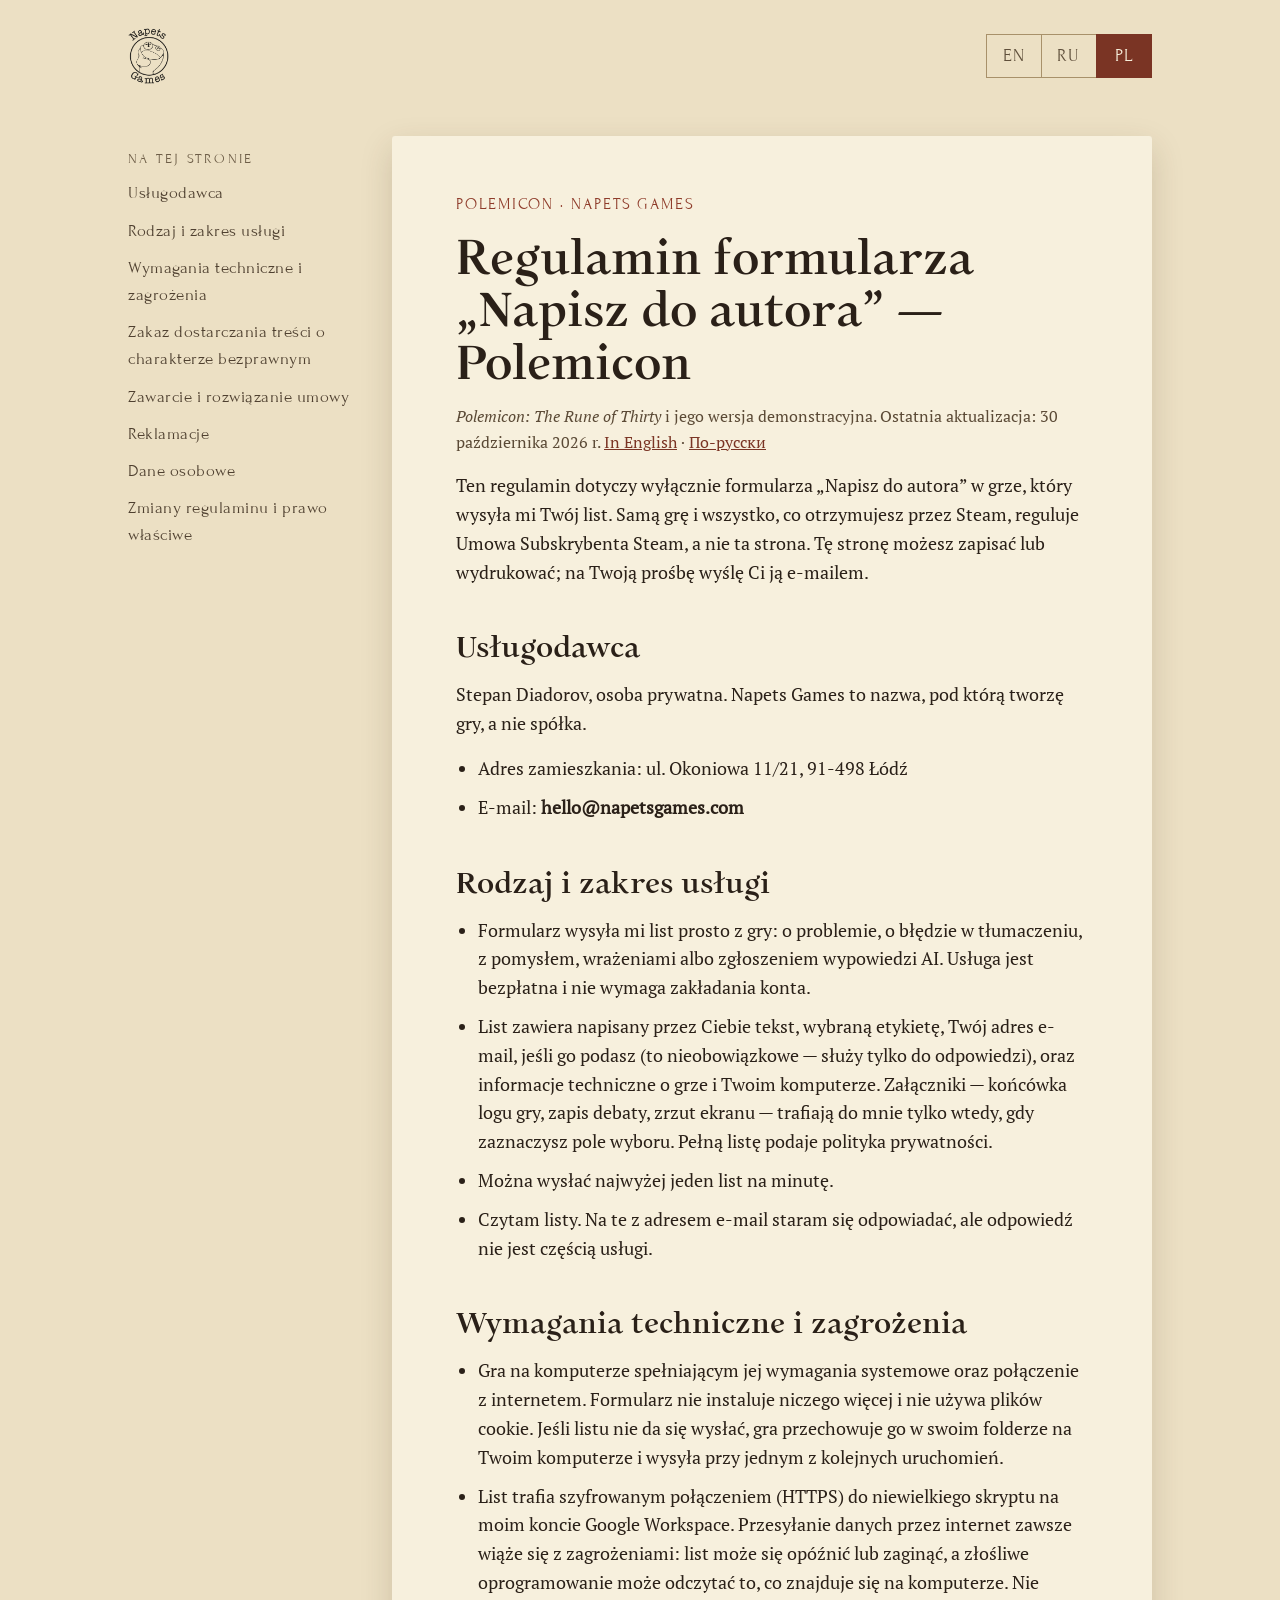
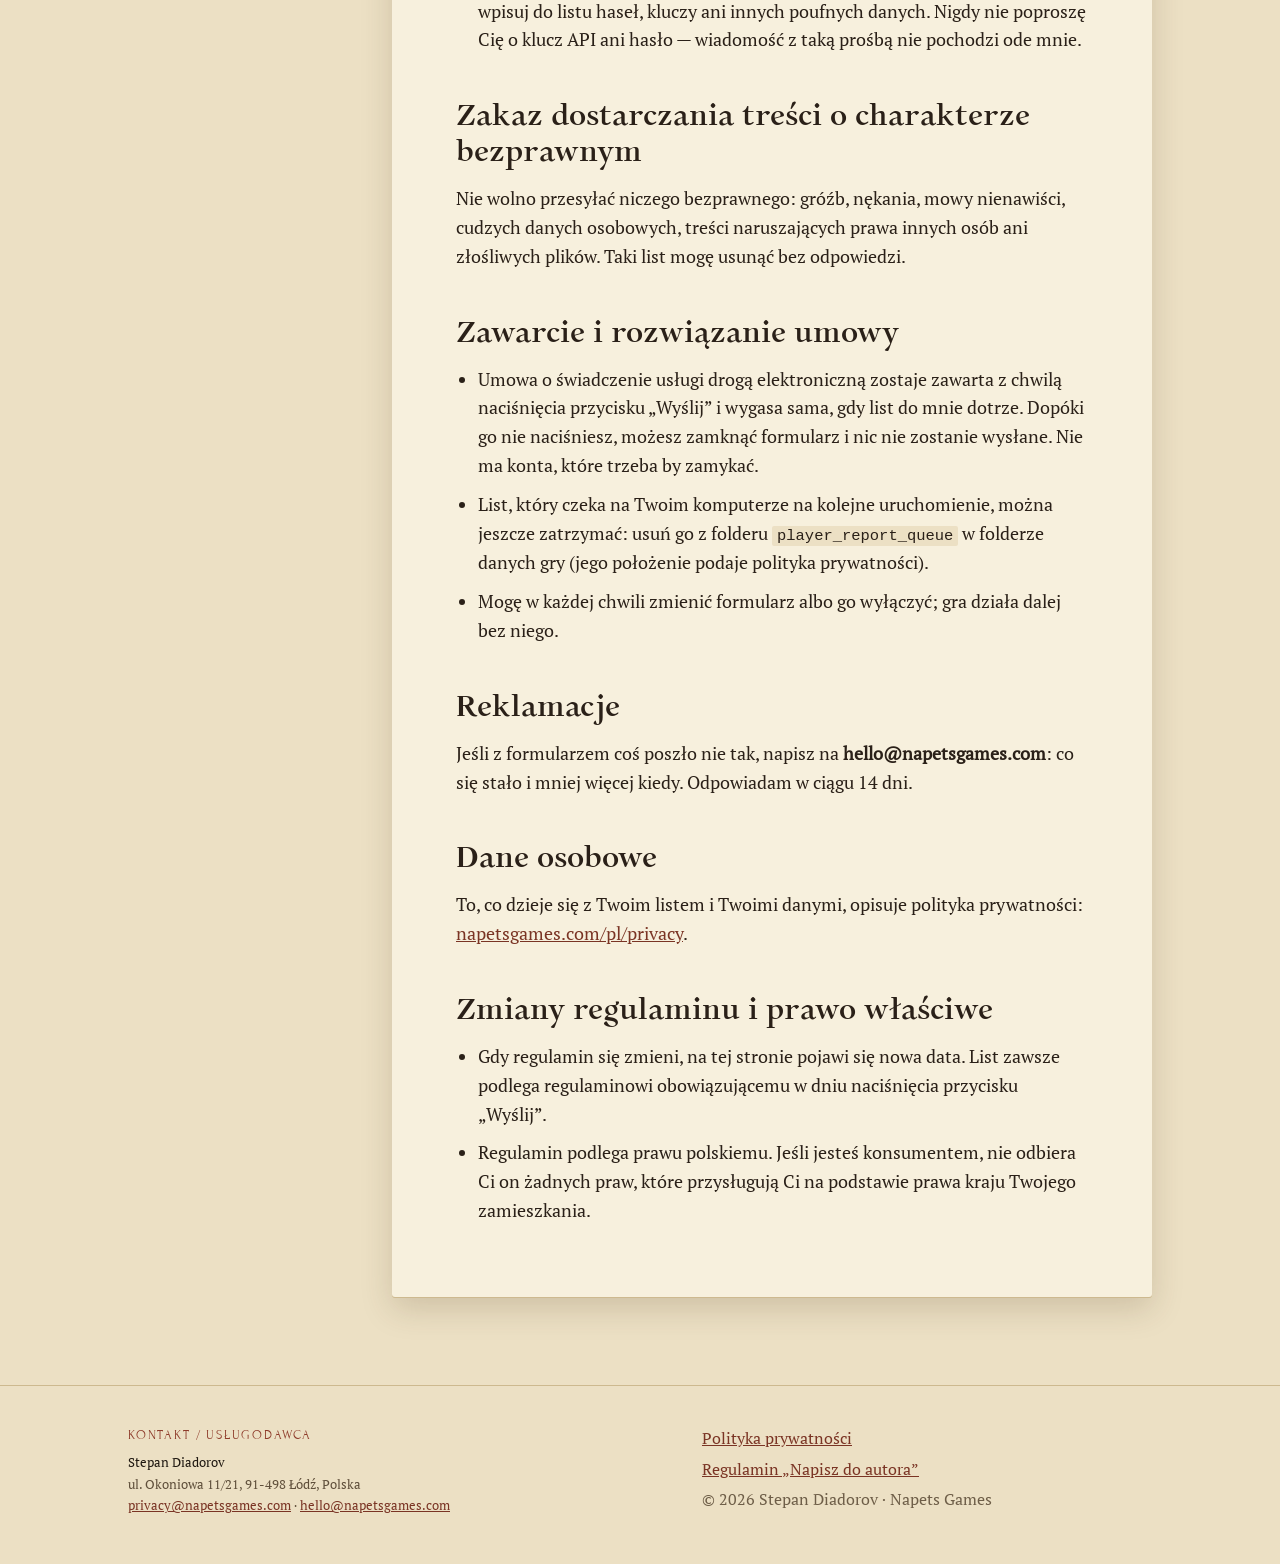
<file: pl/terms/index.html>
<!doctype html>
<html lang="pl">
<head>
<meta charset="utf-8">
<meta name="viewport" content="width=device-width, initial-scale=1">
<title>Regulamin formularza „Napisz do autora” — Polemicon</title>
<link rel="alternate" hreflang="en" href="/terms/">
<link rel="alternate" hreflang="ru" href="/ru/terms/">
<link rel="alternate" hreflang="pl" href="/pl/terms/">
<link rel="stylesheet" href="/assets/site.css">
</head>
<body>

<header class="wrap site-head">
<a class="logo small" href="/pl/" aria-label="Napets Games — strona główna"><img src="/assets/img/napets-games.png" alt="Napets Games"></a>
<nav class="langs" aria-label="Język">
<a href="/terms/" lang="en" hreflang="en">EN</a>
<a href="/ru/terms/" lang="ru" hreflang="ru">RU</a>
<span aria-current="page">PL</span>
</nav>
</header>

<main class="wrap doc">
<nav class="toc" aria-label="Na tej stronie">
<span class="label">Na tej stronie</span>
<a href="#s1">Usługodawca</a>
<a href="#s2">Rodzaj i zakres usługi</a>
<a href="#s3">Wymagania techniczne i zagrożenia</a>
<a href="#s4">Zakaz dostarczania treści o charakterze bezprawnym</a>
<a href="#s5">Zawarcie i rozwiązanie umowy</a>
<a href="#s6">Reklamacje</a>
<a href="#s7">Dane osobowe</a>
<a href="#s8">Zmiany regulaminu i prawo właściwe</a>
</nav>
<article class="sheet">
<p class="eyebrow">Polemicon · Napets Games</p>
<h1>Regulamin formularza „Napisz do autora” — Polemicon</h1>
<p class="meta"><em>Polemicon: The Rune of Thirty</em> i jego wersja demonstracyjna. Ostatnia aktualizacja: 30 października 2026 r. <a href="/terms/" lang="en" hreflang="en">In English</a> · <a href="/ru/terms/" lang="ru" hreflang="ru">По-русски</a></p>
<p>Ten regulamin dotyczy wyłącznie formularza „Napisz do autora” w grze, który wysyła mi Twój list. Samą grę i wszystko, co otrzymujesz przez Steam, reguluje Umowa Subskrybenta Steam, a nie ta strona. Tę stronę możesz zapisać lub wydrukować; na Twoją prośbę wyślę Ci ją e-mailem.</p>
<h2 id="s1">Usługodawca</h2>
<p>Stepan Diadorov, osoba prywatna. Napets Games to nazwa, pod którą tworzę gry, a nie spółka.</p>
<ul>
<li>Adres zamieszkania: ul. Okoniowa 11/21, 91-498 Łódź</li>
<li>E-mail: <strong>hello@napetsgames.com</strong></li>
</ul>
<h2 id="s2">Rodzaj i zakres usługi</h2>
<ul>
<li>Formularz wysyła mi list prosto z gry: o problemie, o błędzie w tłumaczeniu, z pomysłem, wrażeniami albo zgłoszeniem wypowiedzi AI. Usługa jest bezpłatna i nie wymaga zakładania konta.</li>
<li>List zawiera napisany przez Ciebie tekst, wybraną etykietę, Twój adres e-mail, jeśli go podasz (to nieobowiązkowe — służy tylko do odpowiedzi), oraz informacje techniczne o grze i Twoim komputerze. Załączniki — końcówka logu gry, zapis debaty, zrzut ekranu — trafiają do mnie tylko wtedy, gdy zaznaczysz pole wyboru. Pełną listę podaje polityka prywatności.</li>
<li>Można wysłać najwyżej jeden list na minutę.</li>
<li>Czytam listy. Na te z adresem e-mail staram się odpowiadać, ale odpowiedź nie jest częścią usługi.</li>
</ul>
<h2 id="s3">Wymagania techniczne i zagrożenia</h2>
<ul>
<li>Gra na komputerze spełniającym jej wymagania systemowe oraz połączenie z internetem. Formularz nie instaluje niczego więcej i nie używa plików cookie. Jeśli listu nie da się wysłać, gra przechowuje go w swoim folderze na Twoim komputerze i wysyła przy jednym z kolejnych uruchomień.</li>
<li>List trafia szyfrowanym połączeniem (HTTPS) do niewielkiego skryptu na moim koncie Google Workspace. Przesyłanie danych przez internet zawsze wiąże się z zagrożeniami: list może się opóźnić lub zaginąć, a złośliwe oprogramowanie może odczytać to, co znajduje się na komputerze. Nie wpisuj do listu haseł, kluczy ani innych poufnych danych. Nigdy nie poproszę Cię o klucz API ani hasło — wiadomość z taką prośbą nie pochodzi ode mnie.</li>
</ul>
<h2 id="s4">Zakaz dostarczania treści o charakterze bezprawnym</h2>
<p>Nie wolno przesyłać niczego bezprawnego: gróźb, nękania, mowy nienawiści, cudzych danych osobowych, treści naruszających prawa innych osób ani złośliwych plików. Taki list mogę usunąć bez odpowiedzi.</p>
<h2 id="s5">Zawarcie i rozwiązanie umowy</h2>
<ul>
<li>Umowa o świadczenie usługi drogą elektroniczną zostaje zawarta z chwilą naciśnięcia przycisku „Wyślij” i wygasa sama, gdy list do mnie dotrze. Dopóki go nie naciśniesz, możesz zamknąć formularz i nic nie zostanie wysłane. Nie ma konta, które trzeba by zamykać.</li>
<li>List, który czeka na Twoim komputerze na kolejne uruchomienie, można jeszcze zatrzymać: usuń go z folderu <code>player_report_queue</code> w folderze danych gry (jego położenie podaje polityka prywatności).</li>
<li>Mogę w każdej chwili zmienić formularz albo go wyłączyć; gra działa dalej bez niego.</li>
</ul>
<h2 id="s6">Reklamacje</h2>
<p>Jeśli z formularzem coś poszło nie tak, napisz na <strong>hello@napetsgames.com</strong>: co się stało i mniej więcej kiedy. Odpowiadam w ciągu 14 dni.</p>
<h2 id="s7">Dane osobowe</h2>
<p>To, co dzieje się z Twoim listem i Twoimi danymi, opisuje polityka prywatności: <a href="/pl/privacy/">napetsgames.com/pl/privacy</a>.</p>
<h2 id="s8">Zmiany regulaminu i prawo właściwe</h2>
<ul>
<li>Gdy regulamin się zmieni, na tej stronie pojawi się nowa data. List zawsze podlega regulaminowi obowiązującemu w dniu naciśnięcia przycisku „Wyślij”.</li>
<li>Regulamin podlega prawu polskiemu. Jeśli jesteś konsumentem, nie odbiera Ci on żadnych praw, które przysługują Ci na podstawie prawa kraju Twojego zamieszkania.</li>
</ul>
</article>
</main>

<footer class="site-foot">
<div class="wrap">
<address class="provider">
<span class="label">Kontakt / Usługodawca</span>
<span class="name">Stepan Diadorov</span>
<span>ul. Okoniowa 11/21, 91-498 Łódź, Polska</span>
<span><a href="mailto:privacy@napetsgames.com">privacy@napetsgames.com</a> · <a href="mailto:hello@napetsgames.com">hello@napetsgames.com</a></span>
</address>
<div class="foot-links">
<a href="/pl/privacy/">Polityka prywatności</a>
<a href="/pl/terms/">Regulamin „Napisz do autora”</a>
<span class="faint">© 2026 Stepan Diadorov · Napets Games</span>
</div>
</div>
</footer>

</body>
</html>
</file>
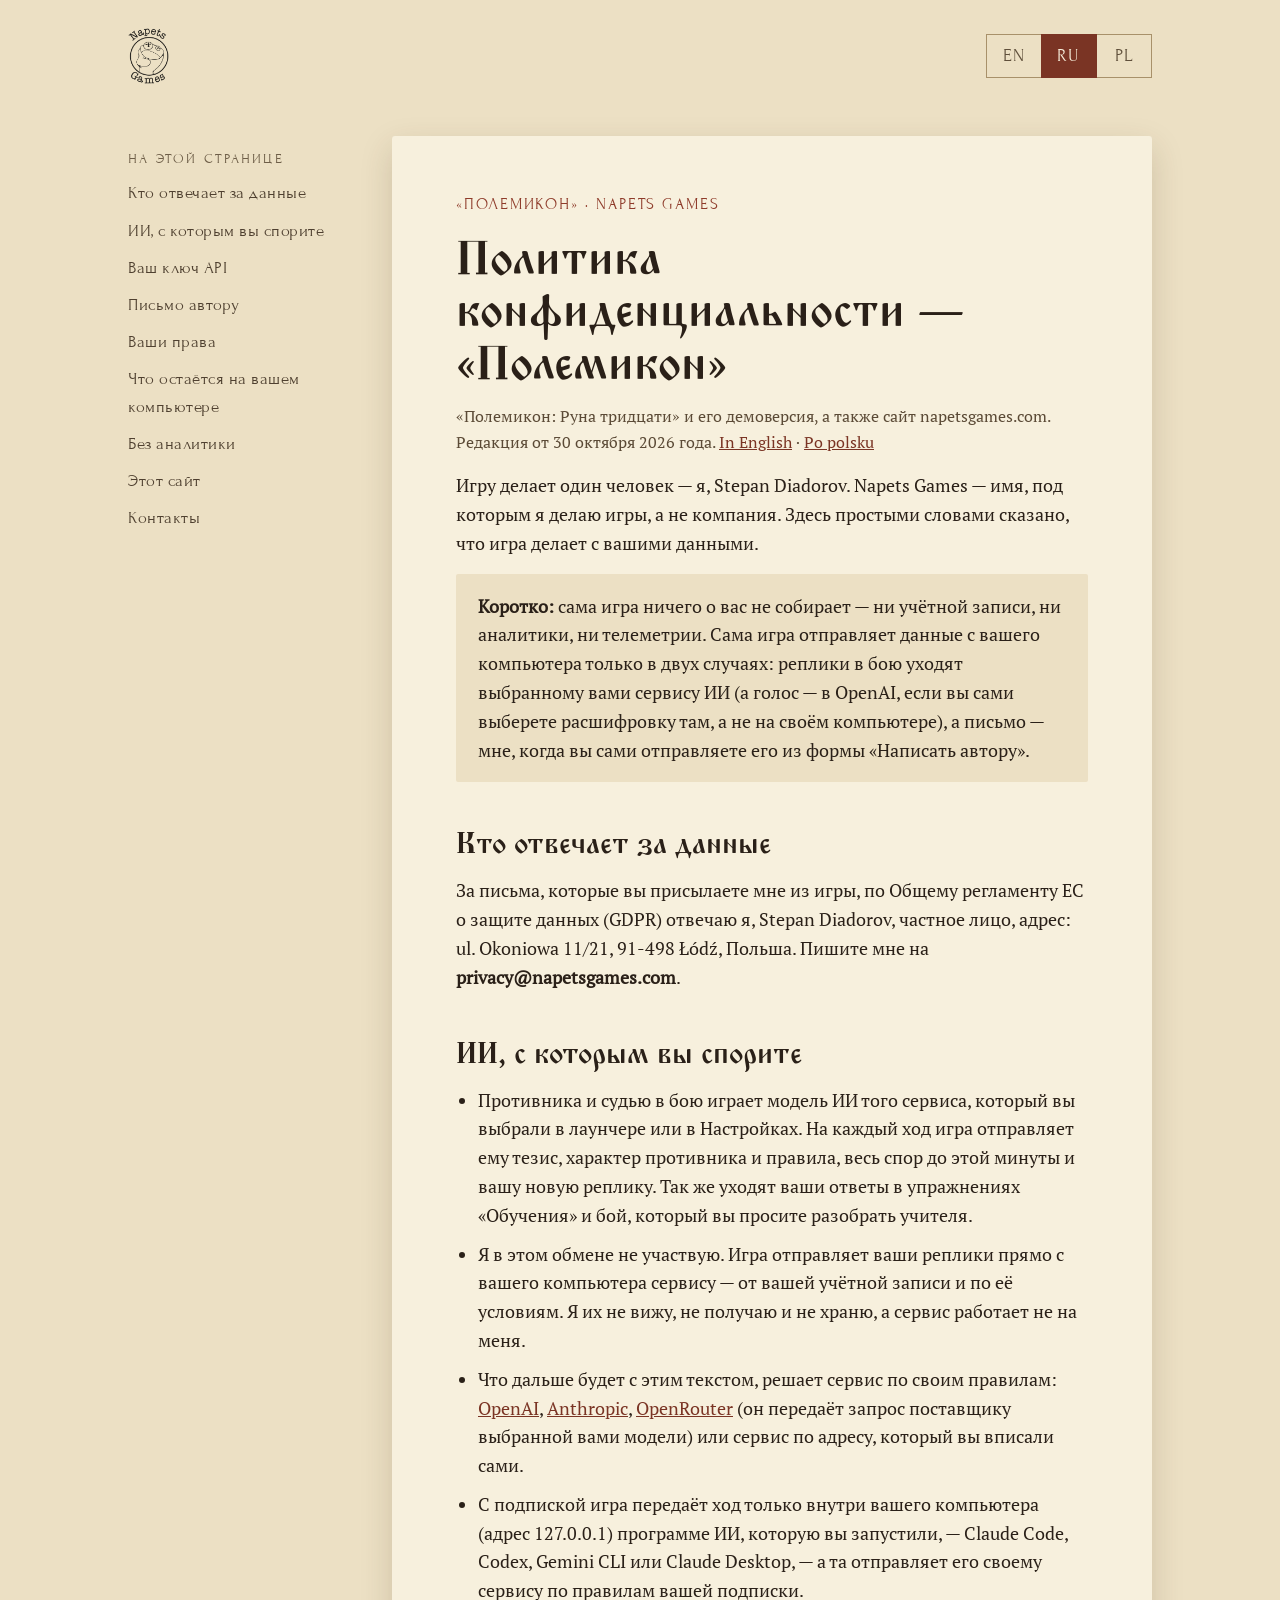
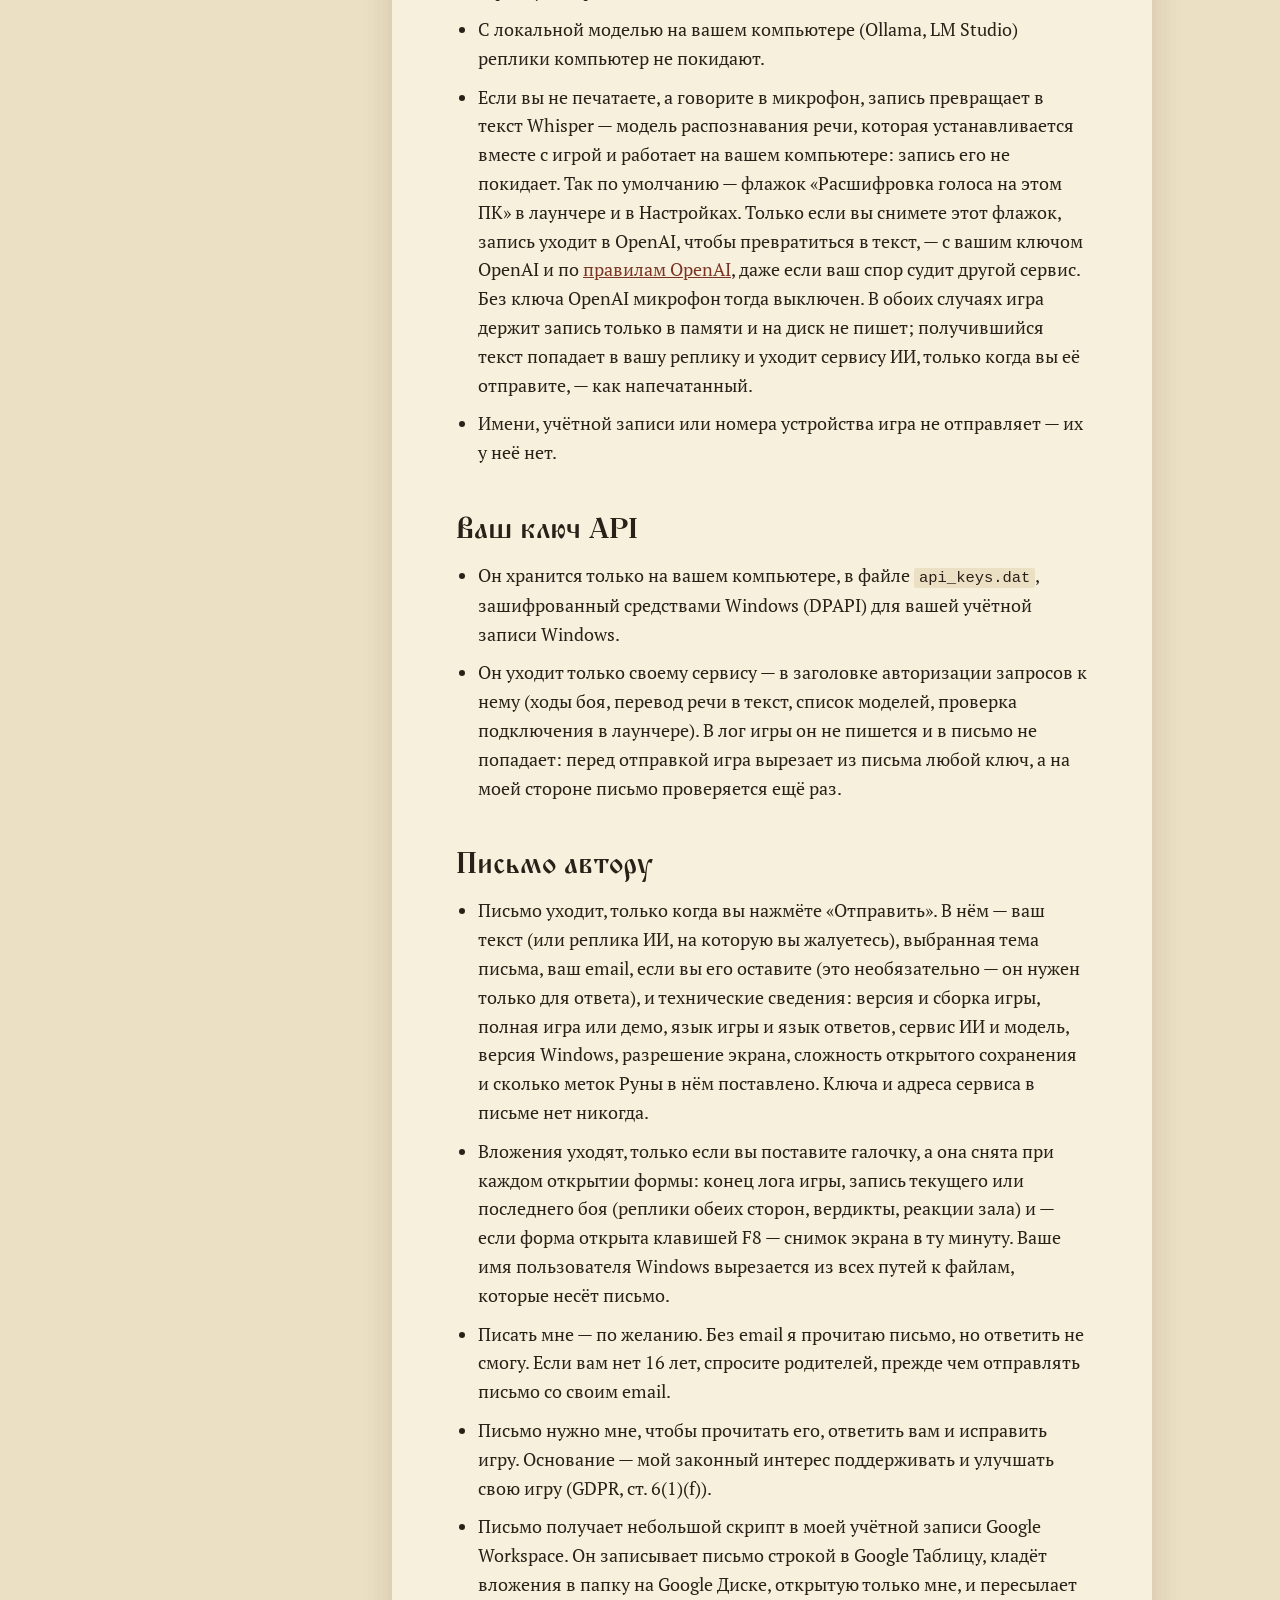
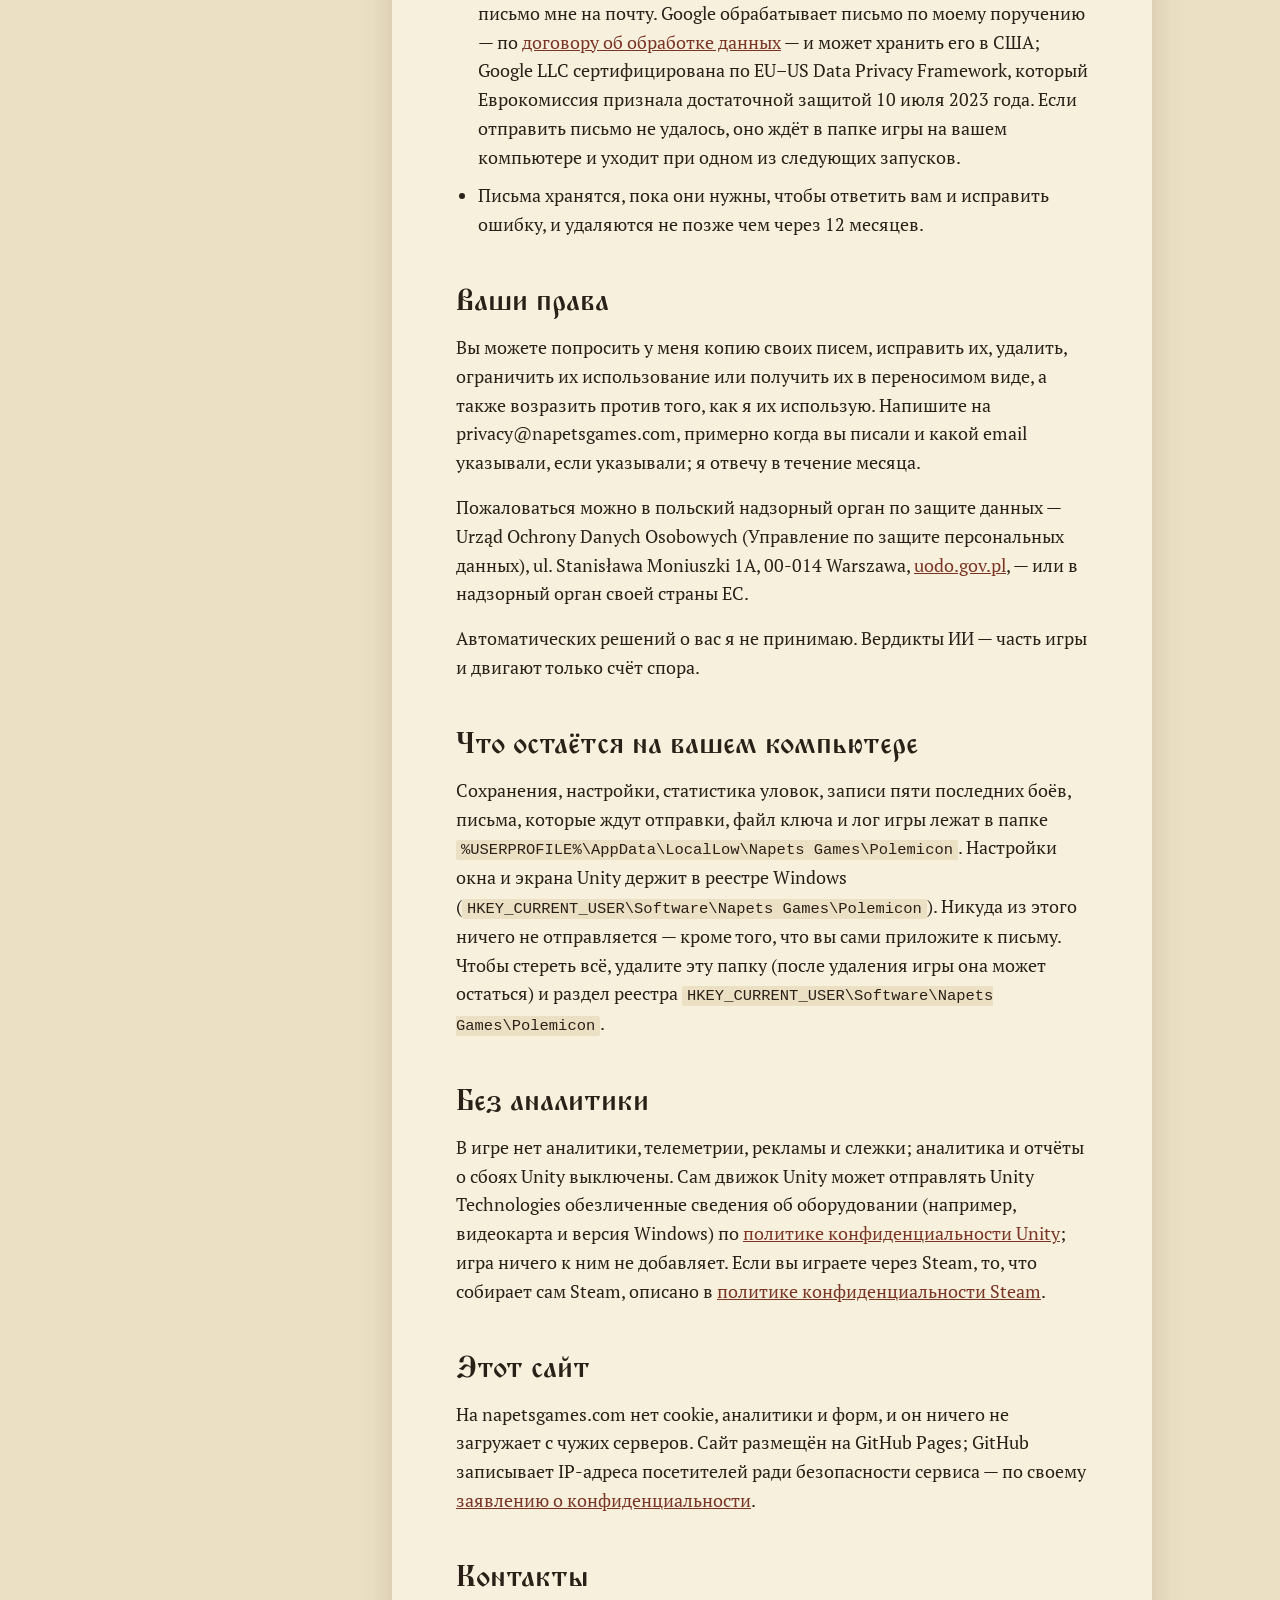
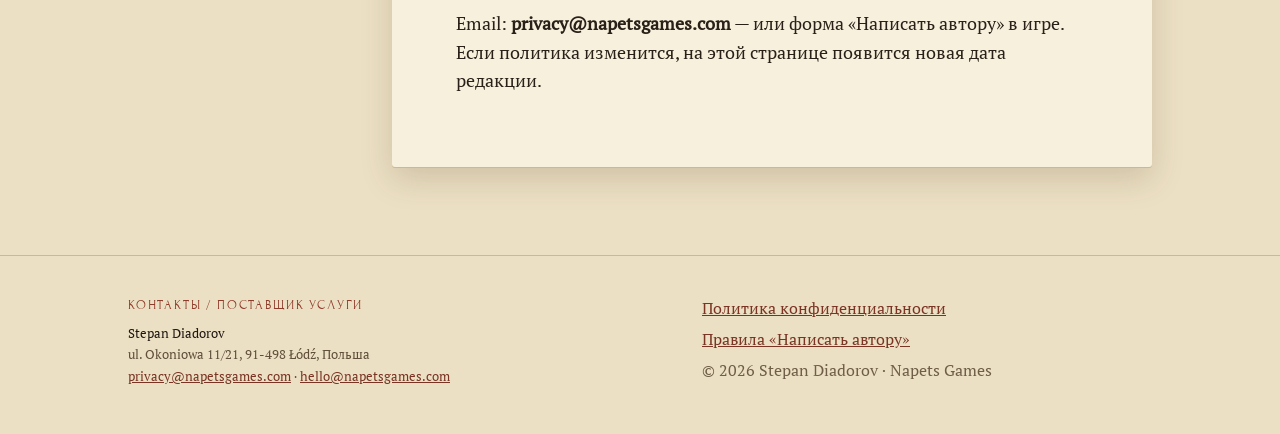
<file: ru/privacy/index.html>
<!doctype html>
<html lang="ru">
<head>
<meta charset="utf-8">
<meta name="viewport" content="width=device-width, initial-scale=1">
<title>Политика конфиденциальности — «Полемикон»</title>
<link rel="alternate" hreflang="en" href="/privacy/">
<link rel="alternate" hreflang="ru" href="/ru/privacy/">
<link rel="alternate" hreflang="pl" href="/pl/privacy/">
<link rel="stylesheet" href="/assets/site.css">
</head>
<body>

<header class="wrap site-head">
<a class="logo small" href="/ru/" aria-label="Napets Games — на главную"><img src="/assets/img/napets-games.png" alt="Napets Games"></a>
<nav class="langs" aria-label="Язык">
<a href="/privacy/" lang="en" hreflang="en">EN</a>
<span aria-current="page">RU</span>
<a href="/pl/privacy/" lang="pl" hreflang="pl">PL</a>
</nav>
</header>

<main class="wrap doc">
<nav class="toc" aria-label="На этой странице">
<span class="label">На этой странице</span>
<a href="#s1">Кто отвечает за данные</a>
<a href="#s2">ИИ, с которым вы спорите</a>
<a href="#s3">Ваш ключ API</a>
<a href="#s4">Письмо автору</a>
<a href="#s5">Ваши права</a>
<a href="#s6">Что остаётся на вашем компьютере</a>
<a href="#s7">Без аналитики</a>
<a href="#s8">Этот сайт</a>
<a href="#s9">Контакты</a>
</nav>
<article class="sheet">
<p class="eyebrow">«Полемикон» · Napets Games</p>
<h1>Политика конфиденциальности — «Полемикон»</h1>
<p class="meta">«Полемикон: Руна тридцати» и его демоверсия, а также сайт napetsgames.com. Редакция от 30 октября 2026 года. <a href="/privacy/" lang="en" hreflang="en">In English</a> · <a href="/pl/privacy/" lang="pl" hreflang="pl">Po polsku</a></p>
<p>Игру делает один человек — я, Stepan Diadorov. Napets Games — имя, под которым я делаю игры, а не компания. Здесь простыми словами сказано, что игра делает с вашими данными.</p>
<p class="short"><strong>Коротко:</strong> сама игра ничего о вас не собирает — ни учётной записи, ни аналитики, ни телеметрии. Сама игра отправляет данные с вашего компьютера только в двух случаях: реплики в бою уходят выбранному вами сервису ИИ (а голос — в OpenAI, если вы сами выберете расшифровку там, а не на своём компьютере), а письмо — мне, когда вы сами отправляете его из формы «Написать автору».</p>
<h2 id="s1">Кто отвечает за данные</h2>
<p>За письма, которые вы присылаете мне из игры, по Общему регламенту ЕС о защите данных (GDPR) отвечаю я, Stepan Diadorov, частное лицо, адрес: ul. Okoniowa 11/21, 91-498 Łódź, Польша. Пишите мне на <strong>privacy@napetsgames.com</strong>.</p>
<h2 id="s2">ИИ, с которым вы спорите</h2>
<ul>
<li>Противника и судью в бою играет модель ИИ того сервиса, который вы выбрали в лаунчере или в Настройках. На каждый ход игра отправляет ему тезис, характер противника и правила, весь спор до этой минуты и вашу новую реплику. Так же уходят ваши ответы в упражнениях «Обучения» и бой, который вы просите разобрать учителя.</li>
<li>Я в этом обмене не участвую. Игра отправляет ваши реплики прямо с вашего компьютера сервису — от вашей учётной записи и по её условиям. Я их не вижу, не получаю и не храню, а сервис работает не на меня.</li>
<li>Что дальше будет с этим текстом, решает сервис по своим правилам: <a href="https://openai.com/policies/privacy-policy/">OpenAI</a>, <a href="https://www.anthropic.com/legal/privacy">Anthropic</a>, <a href="https://openrouter.ai/privacy">OpenRouter</a> (он передаёт запрос поставщику выбранной вами модели) или сервис по адресу, который вы вписали сами.</li>
<li>С подпиской игра передаёт ход только внутри вашего компьютера (адрес 127.0.0.1) программе ИИ, которую вы запустили, — Claude Code, Codex, Gemini CLI или Claude Desktop, — а та отправляет его своему сервису по правилам вашей подписки.</li>
<li>С локальной моделью на вашем компьютере (Ollama, LM Studio) реплики компьютер не покидают.</li>
<li>Если вы не печатаете, а говорите в микрофон, запись превращает в текст Whisper — модель распознавания речи, которая устанавливается вместе с игрой и работает на вашем компьютере: запись его не покидает. Так по умолчанию — флажок «Расшифровка голоса на этом ПК» в лаунчере и в Настройках. Только если вы снимете этот флажок, запись уходит в OpenAI, чтобы превратиться в текст, — с вашим ключом OpenAI и по <a href="https://openai.com/policies/privacy-policy/">правилам OpenAI</a>, даже если ваш спор судит другой сервис. Без ключа OpenAI микрофон тогда выключен. В обоих случаях игра держит запись только в памяти и на диск не пишет; получившийся текст попадает в вашу реплику и уходит сервису ИИ, только когда вы её отправите, — как напечатанный.</li>
<li>Имени, учётной записи или номера устройства игра не отправляет — их у неё нет.</li>
</ul>
<h2 id="s3">Ваш ключ API</h2>
<ul>
<li>Он хранится только на вашем компьютере, в файле <code>api_keys.dat</code>, зашифрованный средствами Windows (DPAPI) для вашей учётной записи Windows.</li>
<li>Он уходит только своему сервису — в заголовке авторизации запросов к нему (ходы боя, перевод речи в текст, список моделей, проверка подключения в лаунчере). В лог игры он не пишется и в письмо не попадает: перед отправкой игра вырезает из письма любой ключ, а на моей стороне письмо проверяется ещё раз.</li>
</ul>
<h2 id="s4">Письмо автору</h2>
<ul>
<li>Письмо уходит, только когда вы нажмёте «Отправить». В нём — ваш текст (или реплика ИИ, на которую вы жалуетесь), выбранная тема письма, ваш email, если вы его оставите (это необязательно — он нужен только для ответа), и технические сведения: версия и сборка игры, полная игра или демо, язык игры и язык ответов, сервис ИИ и модель, версия Windows, разрешение экрана, сложность открытого сохранения и сколько меток Руны в нём поставлено. Ключа и адреса сервиса в письме нет никогда.</li>
<li>Вложения уходят, только если вы поставите галочку, а она снята при каждом открытии формы: конец лога игры, запись текущего или последнего боя (реплики обеих сторон, вердикты, реакции зала) и — если форма открыта клавишей F8 — снимок экрана в ту минуту. Ваше имя пользователя Windows вырезается из всех путей к файлам, которые несёт письмо.</li>
<li>Писать мне — по желанию. Без email я прочитаю письмо, но ответить не смогу. Если вам нет 16 лет, спросите родителей, прежде чем отправлять письмо со своим email.</li>
<li>Письмо нужно мне, чтобы прочитать его, ответить вам и исправить игру. Основание — мой законный интерес поддерживать и улучшать свою игру (GDPR, ст. 6(1)(f)).</li>
<li>Письмо получает небольшой скрипт в моей учётной записи Google Workspace. Он записывает письмо строкой в Google Таблицу, кладёт вложения в папку на Google Диске, открытую только мне, и пересылает письмо мне на почту. Google обрабатывает письмо по моему поручению — по <a href="https://workspace.google.com/terms/dpa_terms.html">договору об обработке данных</a> — и может хранить его в США; Google LLC сертифицирована по EU–US Data Privacy Framework, который Еврокомиссия признала достаточной защитой 10 июля 2023 года. Если отправить письмо не удалось, оно ждёт в папке игры на вашем компьютере и уходит при одном из следующих запусков.</li>
<li>Письма хранятся, пока они нужны, чтобы ответить вам и исправить ошибку, и удаляются не позже чем через 12 месяцев.</li>
</ul>
<h2 id="s5">Ваши права</h2>
<p>Вы можете попросить у меня копию своих писем, исправить их, удалить, ограничить их использование или получить их в переносимом виде, а также возразить против того, как я их использую. Напишите на privacy@napetsgames.com, примерно когда вы писали и какой email указывали, если указывали; я отвечу в течение месяца.</p>
<p>Пожаловаться можно в польский надзорный орган по защите данных — Urząd Ochrony Danych Osobowych (Управление по защите персональных данных), ul. Stanisława Moniuszki 1A, 00-014 Warszawa, <a href="https://uodo.gov.pl/en">uodo.gov.pl</a>, — или в надзорный орган своей страны ЕС.</p>
<p>Автоматических решений о вас я не принимаю. Вердикты ИИ — часть игры и двигают только счёт спора.</p>
<h2 id="s6">Что остаётся на вашем компьютере</h2>
<p>Сохранения, настройки, статистика уловок, записи пяти последних боёв, письма, которые ждут отправки, файл ключа и лог игры лежат в папке <code>%USERPROFILE%\AppData\LocalLow\Napets Games\Polemicon</code>. Настройки окна и экрана Unity держит в реестре Windows (<code>HKEY_CURRENT_USER\Software\Napets Games\Polemicon</code>). Никуда из этого ничего не отправляется — кроме того, что вы сами приложите к письму. Чтобы стереть всё, удалите эту папку (после удаления игры она может остаться) и раздел реестра <code>HKEY_CURRENT_USER\Software\Napets Games\Polemicon</code>.</p>
<h2 id="s7">Без аналитики</h2>
<p>В игре нет аналитики, телеметрии, рекламы и слежки; аналитика и отчёты о сбоях Unity выключены. Сам движок Unity может отправлять Unity Technologies обезличенные сведения об оборудовании (например, видеокарта и версия Windows) по <a href="https://unity.com/legal/privacy-policy">политике конфиденциальности Unity</a>; игра ничего к ним не добавляет. Если вы играете через Steam, то, что собирает сам Steam, описано в <a href="https://store.steampowered.com/privacy_agreement/">политике конфиденциальности Steam</a>.</p>
<h2 id="s8">Этот сайт</h2>
<p>На napetsgames.com нет cookie, аналитики и форм, и он ничего не загружает с чужих серверов. Сайт размещён на GitHub Pages; GitHub записывает IP-адреса посетителей ради безопасности сервиса — по своему <a href="https://docs.github.com/en/site-policy/privacy-policies/github-general-privacy-statement">заявлению о конфиденциальности</a>.</p>
<h2 id="s9">Контакты</h2>
<p>Email: <strong>privacy@napetsgames.com</strong> — или форма «Написать автору» в игре. Если политика изменится, на этой странице появится новая дата редакции.</p>
</article>
</main>

<footer class="site-foot">
<div class="wrap">
<address class="provider">
<span class="label">Контакты / Поставщик услуги</span>
<span class="name">Stepan Diadorov</span>
<span>ul. Okoniowa 11/21, 91-498 Łódź, Польша</span>
<span><a href="mailto:privacy@napetsgames.com">privacy@napetsgames.com</a> · <a href="mailto:hello@napetsgames.com">hello@napetsgames.com</a></span>
</address>
<div class="foot-links">
<a href="/ru/privacy/">Политика конфиденциальности</a>
<a href="/ru/terms/">Правила «Написать автору»</a>
<span class="faint">© 2026 Stepan Diadorov · Napets Games</span>
</div>
</div>
</footer>

</body>
</html>
</file>
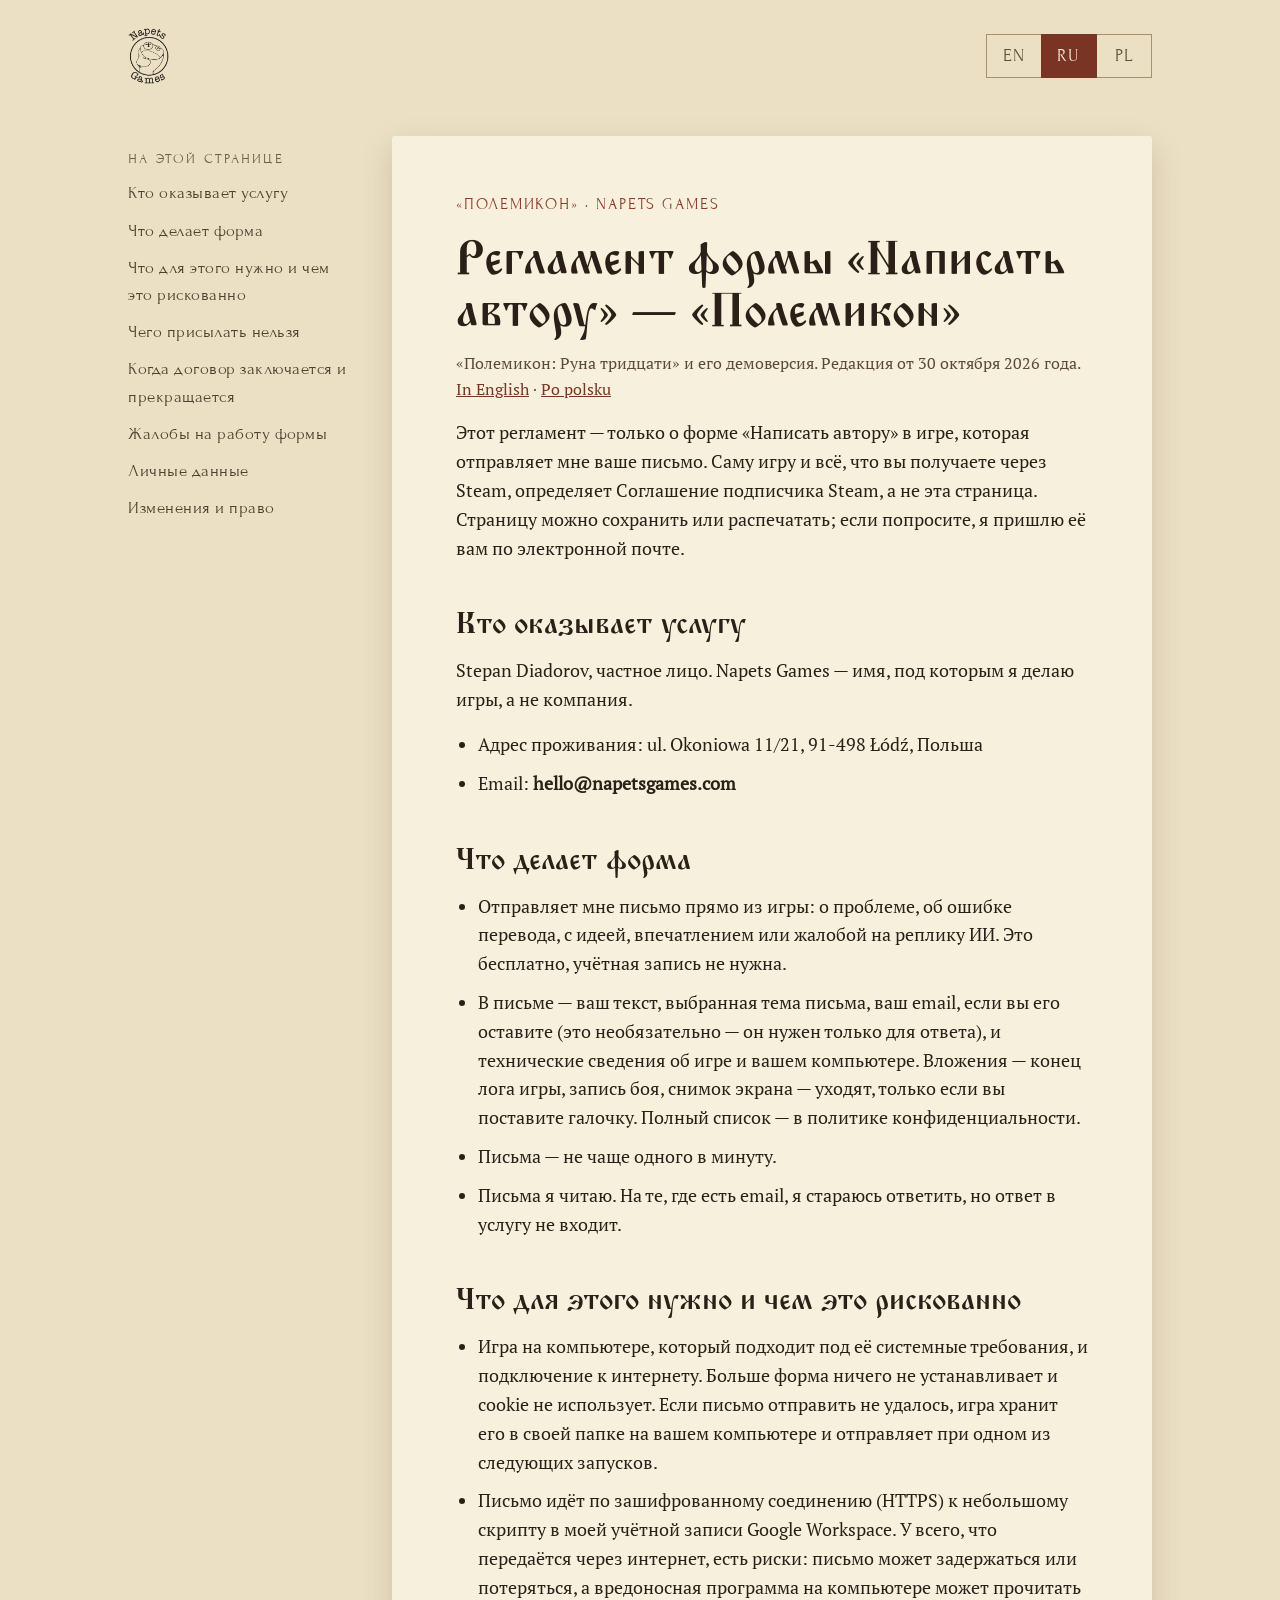
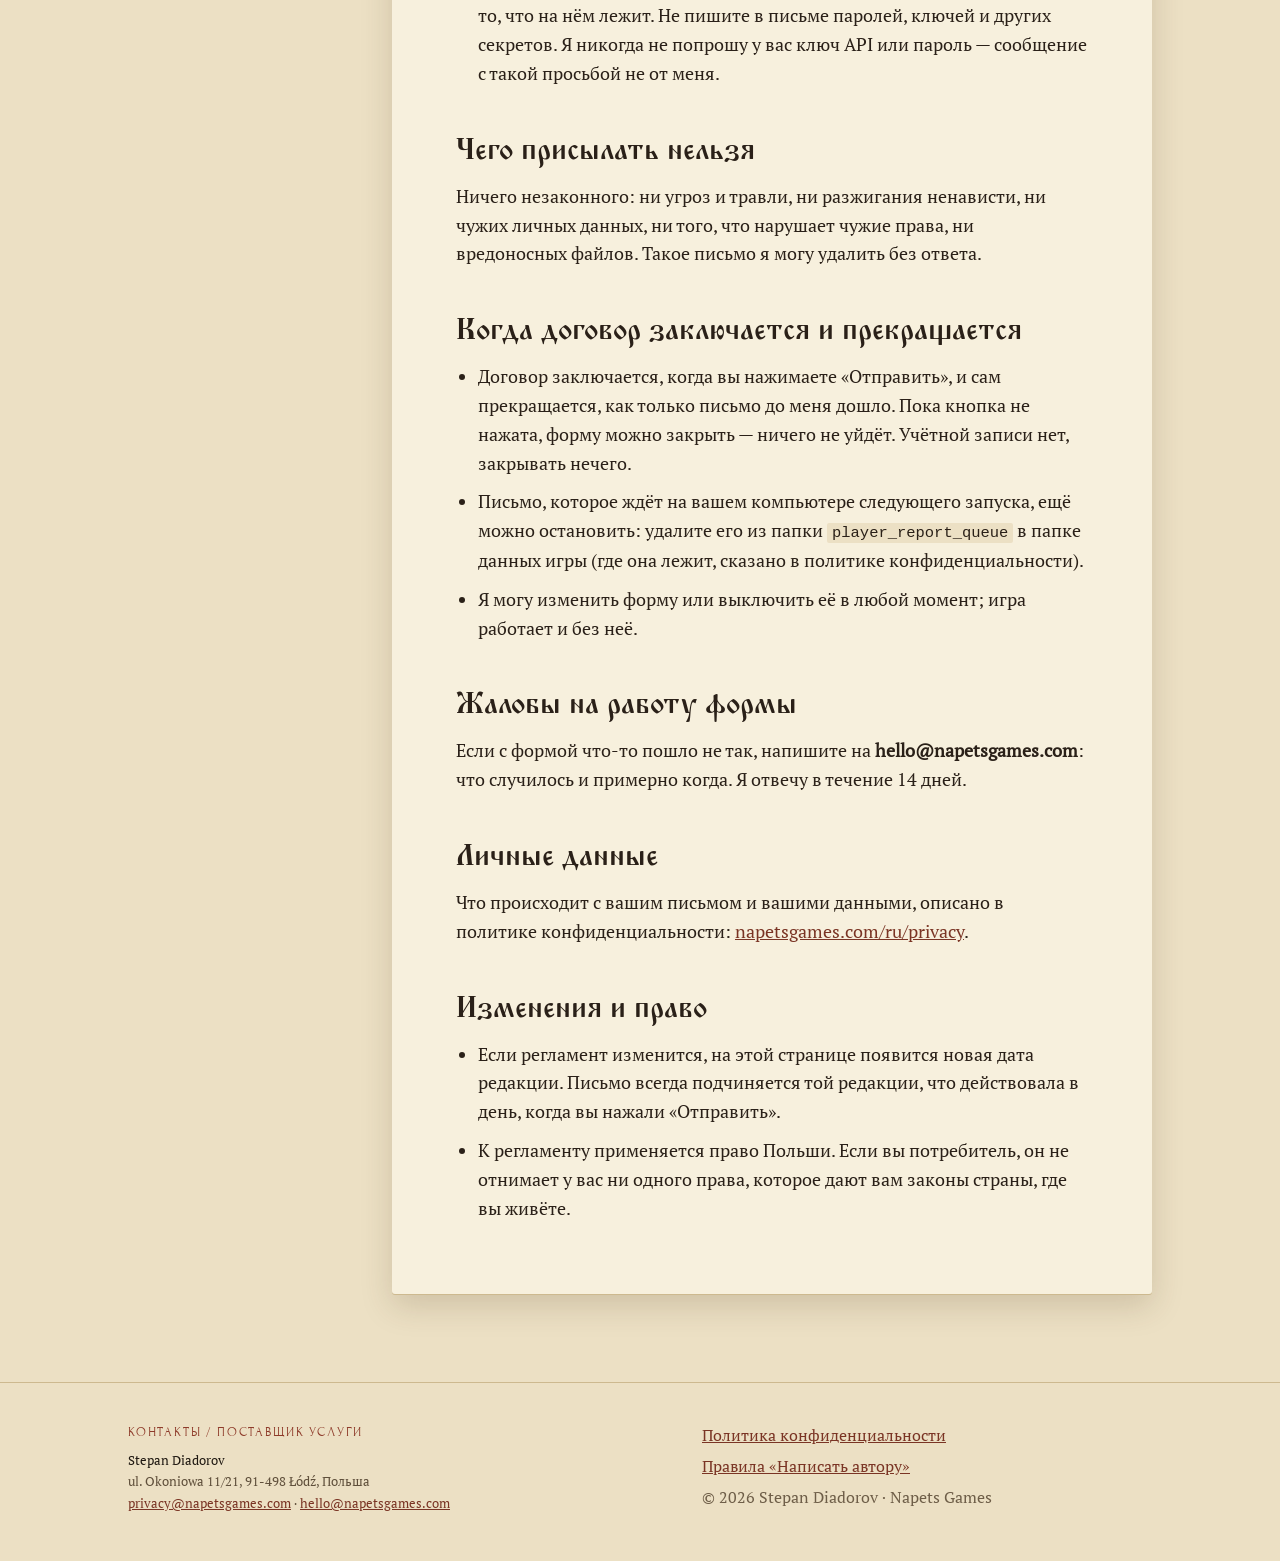
<file: ru/terms/index.html>
<!doctype html>
<html lang="ru">
<head>
<meta charset="utf-8">
<meta name="viewport" content="width=device-width, initial-scale=1">
<title>Регламент формы «Написать автору» — «Полемикон»</title>
<link rel="alternate" hreflang="en" href="/terms/">
<link rel="alternate" hreflang="ru" href="/ru/terms/">
<link rel="alternate" hreflang="pl" href="/pl/terms/">
<link rel="stylesheet" href="/assets/site.css">
</head>
<body>

<header class="wrap site-head">
<a class="logo small" href="/ru/" aria-label="Napets Games — на главную"><img src="/assets/img/napets-games.png" alt="Napets Games"></a>
<nav class="langs" aria-label="Язык">
<a href="/terms/" lang="en" hreflang="en">EN</a>
<span aria-current="page">RU</span>
<a href="/pl/terms/" lang="pl" hreflang="pl">PL</a>
</nav>
</header>

<main class="wrap doc">
<nav class="toc" aria-label="На этой странице">
<span class="label">На этой странице</span>
<a href="#s1">Кто оказывает услугу</a>
<a href="#s2">Что делает форма</a>
<a href="#s3">Что для этого нужно и чем это рискованно</a>
<a href="#s4">Чего присылать нельзя</a>
<a href="#s5">Когда договор заключается и прекращается</a>
<a href="#s6">Жалобы на работу формы</a>
<a href="#s7">Личные данные</a>
<a href="#s8">Изменения и право</a>
</nav>
<article class="sheet">
<p class="eyebrow">«Полемикон» · Napets Games</p>
<h1>Регламент формы «Написать автору» — «Полемикон»</h1>
<p class="meta">«Полемикон: Руна тридцати» и его демоверсия. Редакция от 30 октября 2026 года. <a href="/terms/" lang="en" hreflang="en">In English</a> · <a href="/pl/terms/" lang="pl" hreflang="pl">Po polsku</a></p>
<p>Этот регламент — только о форме «Написать автору» в игре, которая отправляет мне ваше письмо. Саму игру и всё, что вы получаете через Steam, определяет Соглашение подписчика Steam, а не эта страница. Страницу можно сохранить или распечатать; если попросите, я пришлю её вам по электронной почте.</p>
<h2 id="s1">Кто оказывает услугу</h2>
<p>Stepan Diadorov, частное лицо. Napets Games — имя, под которым я делаю игры, а не компания.</p>
<ul>
<li>Адрес проживания: ul. Okoniowa 11/21, 91-498 Łódź, Польша</li>
<li>Email: <strong>hello@napetsgames.com</strong></li>
</ul>
<h2 id="s2">Что делает форма</h2>
<ul>
<li>Отправляет мне письмо прямо из игры: о проблеме, об ошибке перевода, с идеей, впечатлением или жалобой на реплику ИИ. Это бесплатно, учётная запись не нужна.</li>
<li>В письме — ваш текст, выбранная тема письма, ваш email, если вы его оставите (это необязательно — он нужен только для ответа), и технические сведения об игре и вашем компьютере. Вложения — конец лога игры, запись боя, снимок экрана — уходят, только если вы поставите галочку. Полный список — в политике конфиденциальности.</li>
<li>Письма — не чаще одного в минуту.</li>
<li>Письма я читаю. На те, где есть email, я стараюсь ответить, но ответ в услугу не входит.</li>
</ul>
<h2 id="s3">Что для этого нужно и чем это рискованно</h2>
<ul>
<li>Игра на компьютере, который подходит под её системные требования, и подключение к интернету. Больше форма ничего не устанавливает и cookie не использует. Если письмо отправить не удалось, игра хранит его в своей папке на вашем компьютере и отправляет при одном из следующих запусков.</li>
<li>Письмо идёт по зашифрованному соединению (HTTPS) к небольшому скрипту в моей учётной записи Google Workspace. У всего, что передаётся через интернет, есть риски: письмо может задержаться или потеряться, а вредоносная программа на компьютере может прочитать то, что на нём лежит. Не пишите в письме паролей, ключей и других секретов. Я никогда не попрошу у вас ключ API или пароль — сообщение с такой просьбой не от меня.</li>
</ul>
<h2 id="s4">Чего присылать нельзя</h2>
<p>Ничего незаконного: ни угроз и травли, ни разжигания ненависти, ни чужих личных данных, ни того, что нарушает чужие права, ни вредоносных файлов. Такое письмо я могу удалить без ответа.</p>
<h2 id="s5">Когда договор заключается и прекращается</h2>
<ul>
<li>Договор заключается, когда вы нажимаете «Отправить», и сам прекращается, как только письмо до меня дошло. Пока кнопка не нажата, форму можно закрыть — ничего не уйдёт. Учётной записи нет, закрывать нечего.</li>
<li>Письмо, которое ждёт на вашем компьютере следующего запуска, ещё можно остановить: удалите его из папки <code>player_report_queue</code> в папке данных игры (где она лежит, сказано в политике конфиденциальности).</li>
<li>Я могу изменить форму или выключить её в любой момент; игра работает и без неё.</li>
</ul>
<h2 id="s6">Жалобы на работу формы</h2>
<p>Если с формой что-то пошло не так, напишите на <strong>hello@napetsgames.com</strong>: что случилось и примерно когда. Я отвечу в течение 14 дней.</p>
<h2 id="s7">Личные данные</h2>
<p>Что происходит с вашим письмом и вашими данными, описано в политике конфиденциальности: <a href="/ru/privacy/">napetsgames.com/ru/privacy</a>.</p>
<h2 id="s8">Изменения и право</h2>
<ul>
<li>Если регламент изменится, на этой странице появится новая дата редакции. Письмо всегда подчиняется той редакции, что действовала в день, когда вы нажали «Отправить».</li>
<li>К регламенту применяется право Польши. Если вы потребитель, он не отнимает у вас ни одного права, которое дают вам законы страны, где вы живёте.</li>
</ul>
</article>
</main>

<footer class="site-foot">
<div class="wrap">
<address class="provider">
<span class="label">Контакты / Поставщик услуги</span>
<span class="name">Stepan Diadorov</span>
<span>ul. Okoniowa 11/21, 91-498 Łódź, Польша</span>
<span><a href="mailto:privacy@napetsgames.com">privacy@napetsgames.com</a> · <a href="mailto:hello@napetsgames.com">hello@napetsgames.com</a></span>
</address>
<div class="foot-links">
<a href="/ru/privacy/">Политика конфиденциальности</a>
<a href="/ru/terms/">Правила «Написать автору»</a>
<span class="faint">© 2026 Stepan Diadorov · Napets Games</span>
</div>
</div>
</footer>

</body>
</html>
</file>
<file: assets/site.css>
/* napetsgames.com — one stylesheet for every page (mockup: PC-666 canvas).
   Two looks: dark «tavern table» by default, light «parchment» when the visitor's system asks for light. */

@font-face { font-family: "Monomakh"; src: url("/assets/fonts/Monomakh-Regular.ttf") format("truetype"); font-display: swap; }
@font-face { font-family: "Forum"; src: url("/assets/fonts/Forum-Regular.ttf") format("truetype"); font-display: swap; }
@font-face { font-family: "PT Serif"; src: url("/assets/fonts/PTSerif-Regular.ttf") format("truetype"); font-display: swap; }
@font-face { font-family: "PT Serif"; font-style: italic; src: url("/assets/fonts/PTSerif-Italic.ttf") format("truetype"); font-display: swap; }

:root {
  color-scheme: dark light;
  --bg: #15110d; --panel: #1e1812; --line: #3a2f22;
  --ink: #e9dcc0; --strong: #f3e8d0; --soft: #cdbf9f; --muted: #b8a98c; --faint: #8f8169;
  --accent: #c29a5b; --link: #d9b779; --link-h: #f0d49c;
  --btn: #c29a5b; --btn-ink: #15110d; --btn-h: #d9b779; --quiet: #6b5636;
  --sheet: #efe4cc; --sheet-ink: #2a2018; --sheet-soft: #5b4a36; --sheet-note: #e4d6b8;
  --sheet-link: #7a3424; --sheet-link-h: #4f1f14; --sheet-eyebrow: #7a3424; --sheet-code: #e4d6b8;
  --shadow: 0 1px 0 #3a2f22, 0 24px 60px rgba(0, 0, 0, .45);
  --photo-edge: #3a2f22; --polaroid: #efe4cc; --polaroid-ink: #2a2018; --big: #6b5636;
  --logo: none;
}
@media (prefers-color-scheme: light) {
  :root {
    --bg: #ece0c4; --panel: #f5ecd6; --line: #cdb98f;
    --ink: #2e241a; --strong: #1f1811; --soft: #4f4030; --muted: #5f4f3b; --faint: #6e5e48;
    --accent: #8e3b2a; --link: #7a3424; --link-h: #4f1f14;
    --btn: #7a3424; --btn-ink: #f7efdc; --btn-h: #5e281b; --quiet: #a8916a;
    --sheet: #f7f0dd; --sheet-note: #ece0c4; --sheet-eyebrow: #8e3b2a; --sheet-code: #ece0c4;
    --shadow: 0 1px 0 #cdb98f, 0 12px 32px rgba(74, 52, 24, .18);
    --photo-edge: #cdb98f; --polaroid: #fbf6ea; --big: #b49d72;
    --logo: brightness(0) opacity(.85);
  }
}

*, *::before, *::after { box-sizing: border-box; }
html { -webkit-text-size-adjust: 100%; }
body {
  margin: 0; background: var(--bg); color: var(--ink);
  font-family: "PT Serif", Georgia, serif; font-size: 18px; line-height: 1.6;
}
a { color: var(--link); }
a:hover { color: var(--link-h); }
img { max-width: 100%; }

.wrap { max-width: 1120px; margin: 0 auto; padding-left: 48px; padding-right: 48px; }
.rule { height: 1px; background: var(--line); }

/* Header */
.site-head { display: flex; flex-wrap: wrap; align-items: center; justify-content: space-between; gap: 20px; padding-top: 28px; padding-bottom: 28px; }
.logo { display: block; line-height: 0; }
.logo img { height: 112px; width: auto; filter: var(--logo); }
.logo.small img { height: 56px; }
.head-right { display: flex; flex-wrap: wrap; align-items: center; gap: 16px 32px; }
.nav { display: flex; flex-wrap: wrap; align-items: center; gap: 32px; font-family: "Forum", serif; font-size: 19px; letter-spacing: .04em; }
.nav a { color: var(--ink); text-decoration: none; }
.nav a:hover { color: var(--link-h); }

.langs { display: flex; padding-left: 1px; font-family: "Forum", serif; font-size: 18px; letter-spacing: .06em; }
.langs a, .langs span {
  display: inline-flex; align-items: center; justify-content: center; min-height: 44px; min-width: 56px; padding: 0 14px;
  margin-left: -1px; border: 1px solid var(--quiet); color: var(--muted); text-decoration: none;
}
.langs a:hover { color: var(--strong); border-color: var(--accent); position: relative; }
.langs [aria-current] { background: var(--btn); border-color: var(--btn); color: var(--btn-ink); position: relative; }

/* Type */
.eyebrow { margin: 0 0 18px; font-family: "Forum", serif; font-size: 18px; letter-spacing: .18em; text-transform: uppercase; color: var(--accent); }
.display { font-family: "Monomakh", serif; font-weight: 400; color: var(--strong); }
.hero { padding-top: 64px; padding-bottom: 80px; }
.hero h1 { margin: 0; max-width: 820px; font-size: 72px; line-height: 1.08; }
.hero p { margin: 28px 0 0; max-width: 620px; font-size: 21px; color: var(--soft); }
.section-title { margin: 0; font-size: 44px; line-height: 1.15; }

/* About */
.about { display: flex; flex-wrap: wrap; align-items: center; gap: 48px 72px; padding-top: 80px; padding-bottom: 80px; }
.photos { flex: 0 1 380px; margin: 0; position: relative; padding: 0 96px 96px 0; }
.photos > img { display: block; width: 100%; height: auto; aspect-ratio: 4 / 5; object-fit: cover; object-position: 50% 30%; border-radius: 3px; border: 1px solid var(--photo-edge); }
.polaroid { position: absolute; right: 0; bottom: 0; width: 132px; padding: 8px 8px 6px; background: var(--polaroid); border-radius: 2px; box-shadow: 0 10px 24px rgba(0, 0, 0, .35); transform: rotate(5deg); }
.polaroid img { display: block; width: 100%; height: auto; aspect-ratio: 3 / 4; object-fit: cover; }
.polaroid figcaption { margin-top: 6px; font-family: "Forum", serif; font-size: 15px; line-height: 1.2; text-align: center; color: var(--polaroid-ink); }
.about-text { flex: 999 1 420px; min-width: 0; max-width: 620px; display: flex; flex-direction: column; gap: 18px; }
.about-text p { margin: 0; }
.about-text .lead { font-size: 20px; }
.about-text .lead strong { color: var(--strong); }
.about-text .quiet { color: var(--soft); }
.chess { font-family: "Forum", serif; font-size: 19px; letter-spacing: .03em; }
.chess a { display: inline-flex; align-items: center; gap: 10px; min-height: 44px; }

/* Games */
.games { padding-top: 32px; padding-bottom: 80px; }
.games .section-title { margin-bottom: 40px; }
.game-card { display: flex; flex-wrap: wrap; gap: 48px; align-items: center; background: var(--panel); border: 1px solid var(--line); border-radius: 4px; padding: 40px; }
.game-card > img { flex: 1 1 280px; max-width: 380px; width: 100%; height: auto; }
.game-text { flex: 999 1 380px; min-width: 0; display: flex; flex-direction: column; gap: 20px; }
.game-text p { margin: 0; }
.game-text .eyebrow { margin: 0; font-size: 17px; letter-spacing: .14em; }
.game-text h3 { margin: 0; font-size: 52px; line-height: 1.05; }
.game-text h3 span { display: block; font-size: 28px; margin-top: 8px; color: var(--link); }
.game-text .pitch { font-size: 20px; }
.facts { margin: 0; padding: 0; list-style: none; display: flex; flex-wrap: wrap; gap: 8px 24px; font-size: 16px; color: var(--muted); }
.actions { display: flex; flex-wrap: wrap; gap: 16px; margin-top: 8px; }
.btn { display: inline-flex; align-items: center; justify-content: center; min-height: 48px; padding: 0 24px; border-radius: 2px; font-family: "Forum", serif; font-size: 19px; letter-spacing: .04em; text-decoration: none; }
.btn-main { background: var(--btn); color: var(--btn-ink); }
.btn-main:hover { background: var(--btn-h); color: var(--btn-ink); }
.btn-quiet { border: 1px solid var(--quiet); color: var(--ink); }
.btn-quiet:hover { border-color: var(--accent); color: var(--strong); }
.btn-soon { border: 1px dashed var(--quiet); color: var(--accent); cursor: default; }

.next-games { display: grid; grid-template-columns: repeat(auto-fill, minmax(280px, 1fr)); gap: 24px; margin-top: 24px; }
.game-small { display: flex; flex-direction: column; gap: 10px; border: 1px solid var(--line); border-radius: 4px; padding: 28px 32px; }
.game-small p { margin: 0; }
.game-small .eyebrow { margin: 0; font-size: 15px; letter-spacing: .14em; }
.game-small h3 { margin: 0; font-size: 36px; line-height: 1.1; }
.game-small .soon { color: var(--soft); }
.game-small.more { border-style: dashed; justify-content: center; }

/* Contact */
.contact { display: flex; flex-wrap: wrap; gap: 32px 64px; padding-top: 32px; padding-bottom: 96px; }
.contact .section-title { flex: 1 1 240px; }
.contact-text { flex: 999 1 420px; min-width: 0; max-width: 680px; display: flex; flex-direction: column; gap: 14px; }
.contact-text p { margin: 0; }
.contact-text .mail { font-size: 22px; }

/* Footer: «Kontakt / Usługodawca» — always open, in the page's language */
.site-foot { border-top: 1px solid var(--line); }
.site-foot .wrap { display: flex; flex-wrap: wrap; justify-content: space-between; gap: 32px 64px; padding-top: 40px; padding-bottom: 48px; font-size: 16px; line-height: 1.55; color: var(--muted); }
.provider { font-style: normal; flex: 1 1 300px; display: flex; flex-direction: column; gap: 2px; font-size: 13px; line-height: 1.5; }
.provider .label { font-family: "Forum", serif; font-size: 13px; letter-spacing: .14em; text-transform: uppercase; color: var(--accent); margin-bottom: 6px; }
.provider .name { color: var(--strong); }
.foot-links { flex: 1 1 240px; display: flex; flex-direction: column; gap: 6px; align-items: flex-start; }
.foot-links .faint { color: var(--faint); }

/* Legal pages */
.doc { display: flex; flex-wrap: wrap; gap: 40px; align-items: flex-start; padding-top: 24px; padding-bottom: 88px; }
.toc { flex: 1 1 220px; max-width: 260px; font-family: "Forum", serif; font-size: 17px; letter-spacing: .03em; display: flex; flex-direction: column; gap: 10px; padding-top: 12px; }
.toc .label { font-size: 14px; letter-spacing: .16em; text-transform: uppercase; color: var(--faint); }
.toc a { color: var(--soft); text-decoration: none; }
.toc a:hover { color: var(--link-h); }
.sheet { flex: 999 1 560px; min-width: 0; max-width: 760px; background: var(--sheet); color: var(--sheet-ink); border-radius: 3px; padding: 56px 64px; box-shadow: var(--shadow); }
.sheet a { color: var(--sheet-link); }
.sheet a:hover { color: var(--sheet-link-h); }
.sheet .eyebrow { font-size: 16px; letter-spacing: .12em; color: var(--sheet-eyebrow); margin-bottom: 16px; }
.sheet h1 { margin: 0 0 12px; font-family: "Monomakh", serif; font-weight: 400; font-size: 48px; line-height: 1.1; color: var(--sheet-ink); }
.sheet h2 { margin: 44px 0 14px; font-family: "Monomakh", serif; font-weight: 400; font-size: 30px; line-height: 1.2; color: var(--sheet-ink); scroll-margin-top: 24px; }
.sheet p { margin: 0 0 16px; }
.sheet ul { margin: 0 0 16px; padding-left: 22px; }
.sheet li { margin: 0 0 10px; }
.sheet .meta { color: var(--sheet-soft); font-size: 16px; }
.sheet .short { background: var(--sheet-note); border-radius: 2px; padding: 18px 22px; }
.sheet code { font-family: Consolas, "Courier New", monospace; font-size: .86em; background: var(--sheet-code); padding: 1px 5px; border-radius: 2px; overflow-wrap: anywhere; }

/* 404 */
.lost { display: flex; flex-direction: column; justify-content: center; gap: 20px; min-height: 60vh; padding-top: 40px; padding-bottom: 80px; }
.lost p { margin: 0; max-width: 560px; }
.lost .big { font-family: "Monomakh", serif; font-size: 160px; line-height: 1; color: var(--big); }
.lost h1 { margin: 0; font-size: 40px; line-height: 1.15; }
.lost .soft { color: var(--soft); }
.lost .other { color: var(--muted); font-size: 17px; }

@media (max-width: 640px) {
  .wrap { padding-left: 20px; padding-right: 20px; }
  .logo img { height: 80px; }
  .logo.small img { height: 48px; }
  .nav { gap: 16px; }
  .hero h1 { font-size: 44px; }
  .section-title { font-size: 34px; }
  .photos { padding: 0 64px 72px 0; }
  .game-card { padding: 24px; gap: 28px; }
  .game-text h3 { font-size: 42px; }
  .sheet { padding: 28px 20px; }
  .sheet h1 { font-size: 30px; overflow-wrap: break-word; hyphens: auto; }
  .sheet h2 { font-size: 26px; }
  .lost .big { font-size: 96px; }
}
</file>
